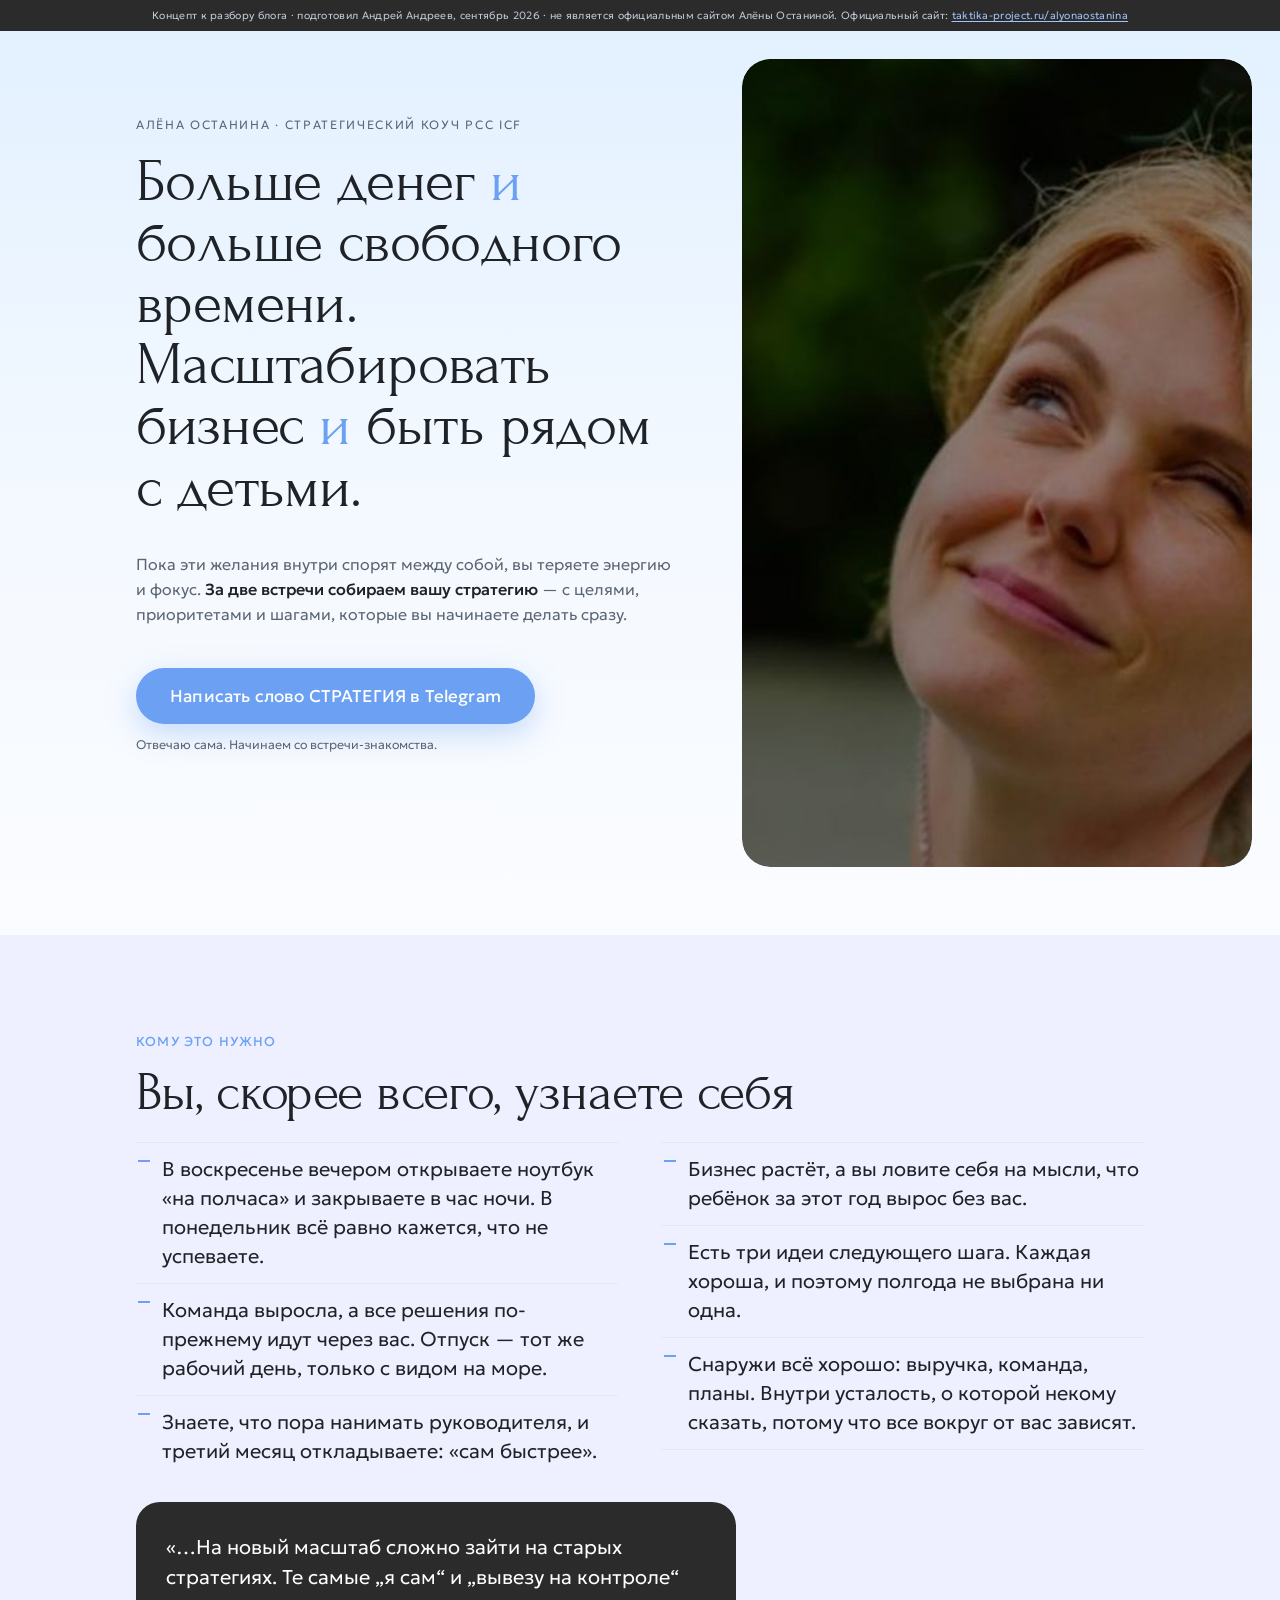
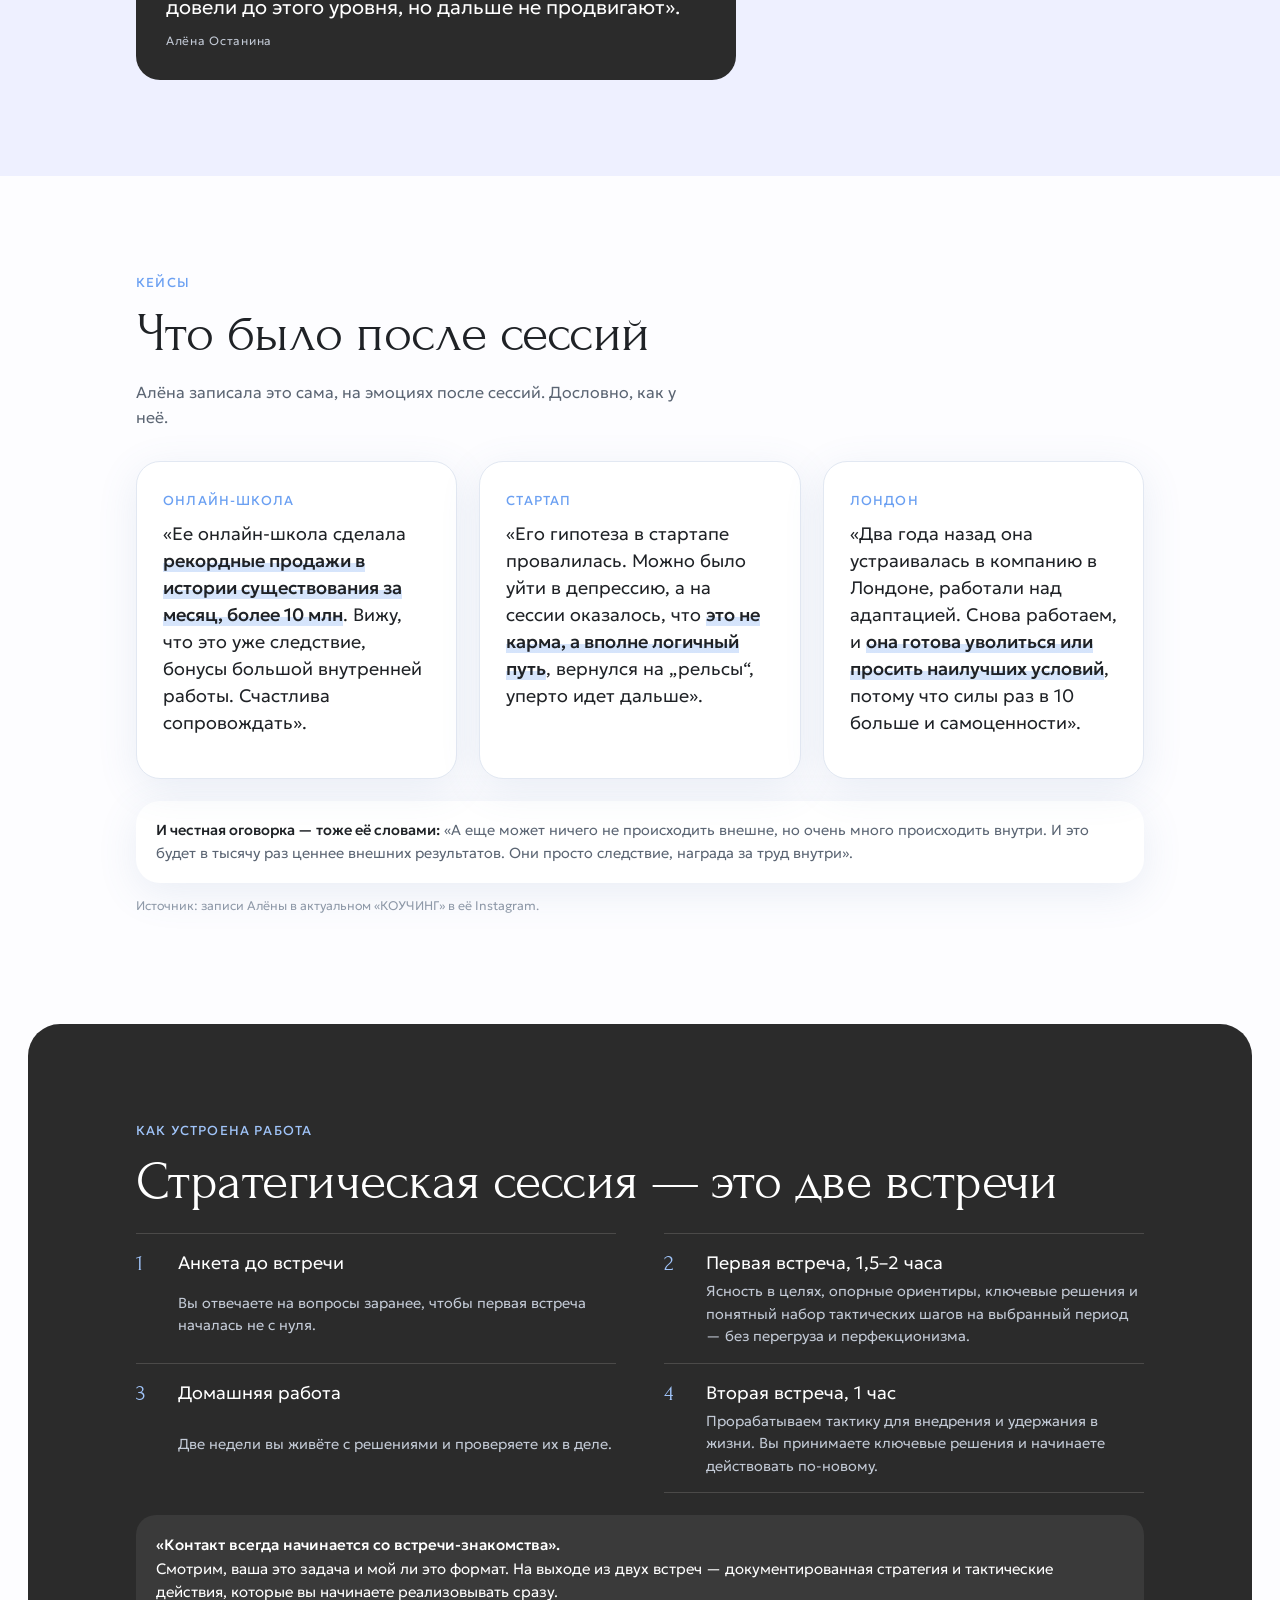
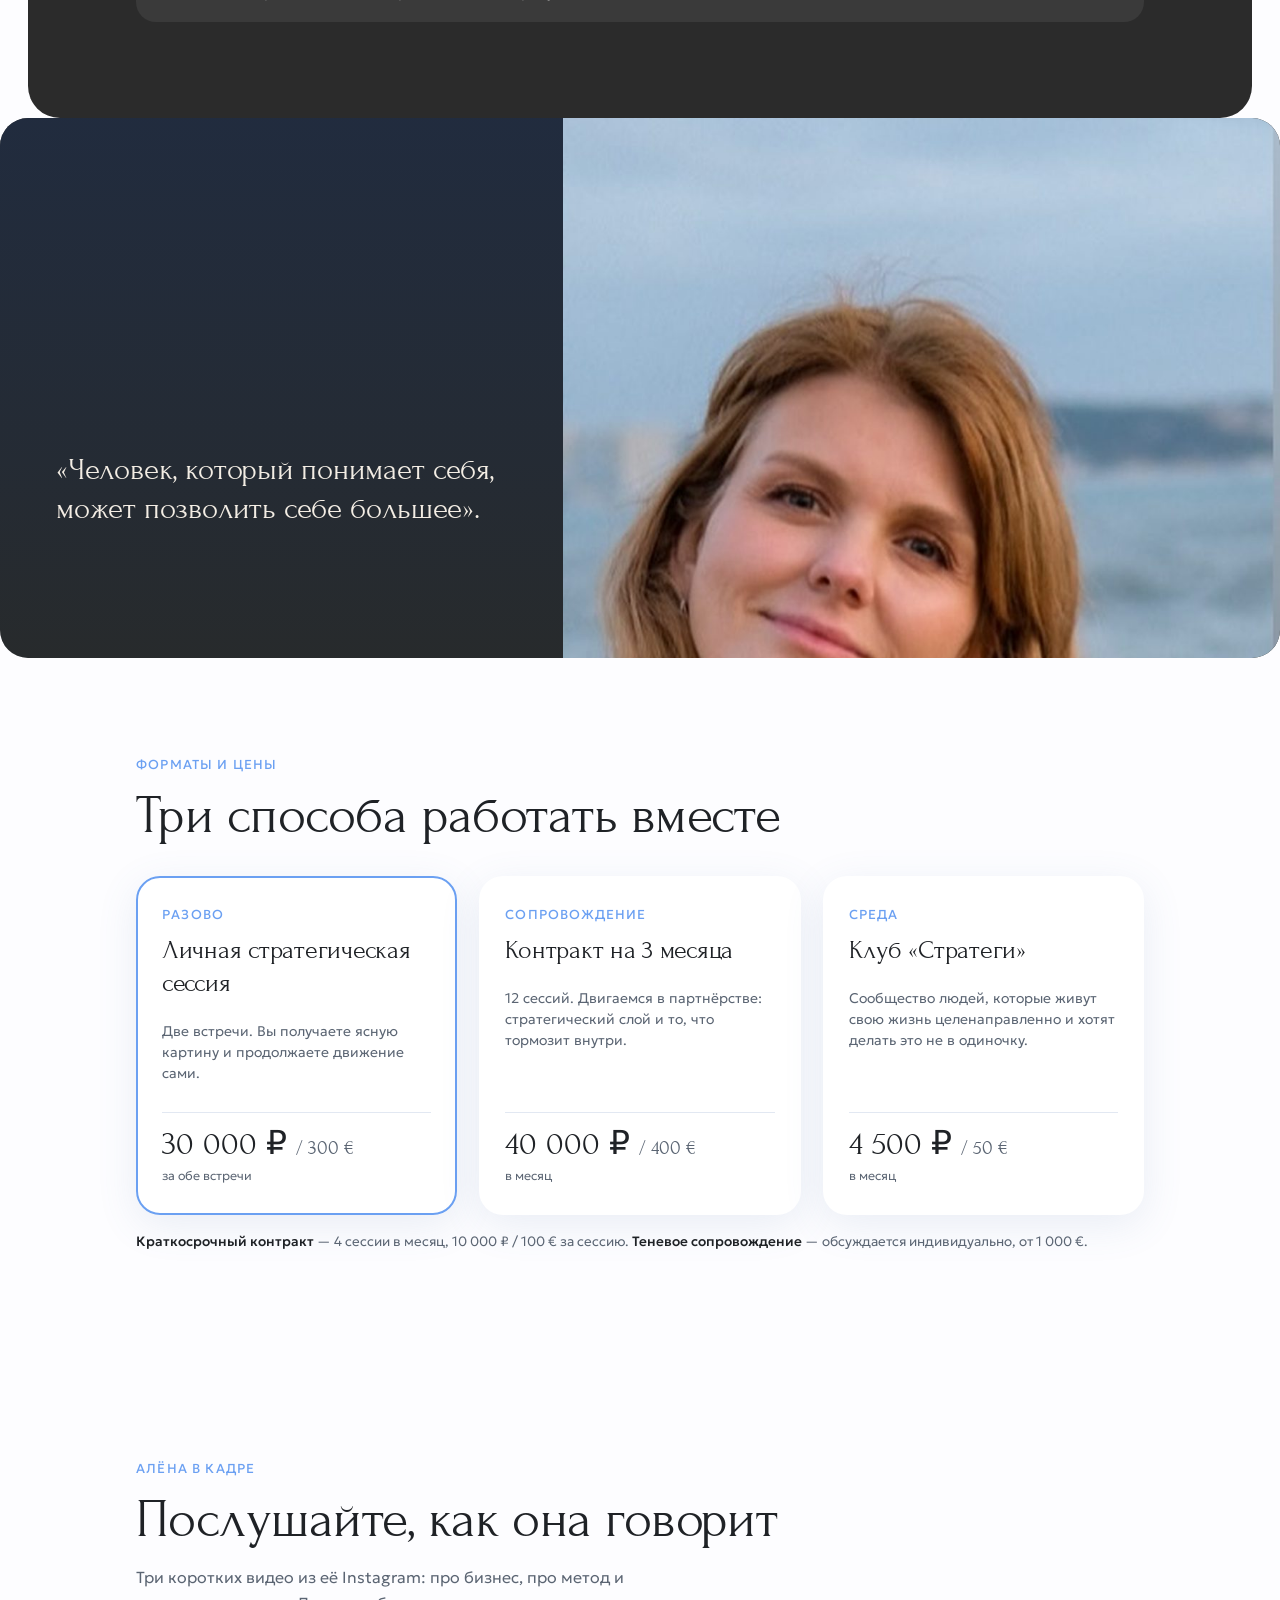
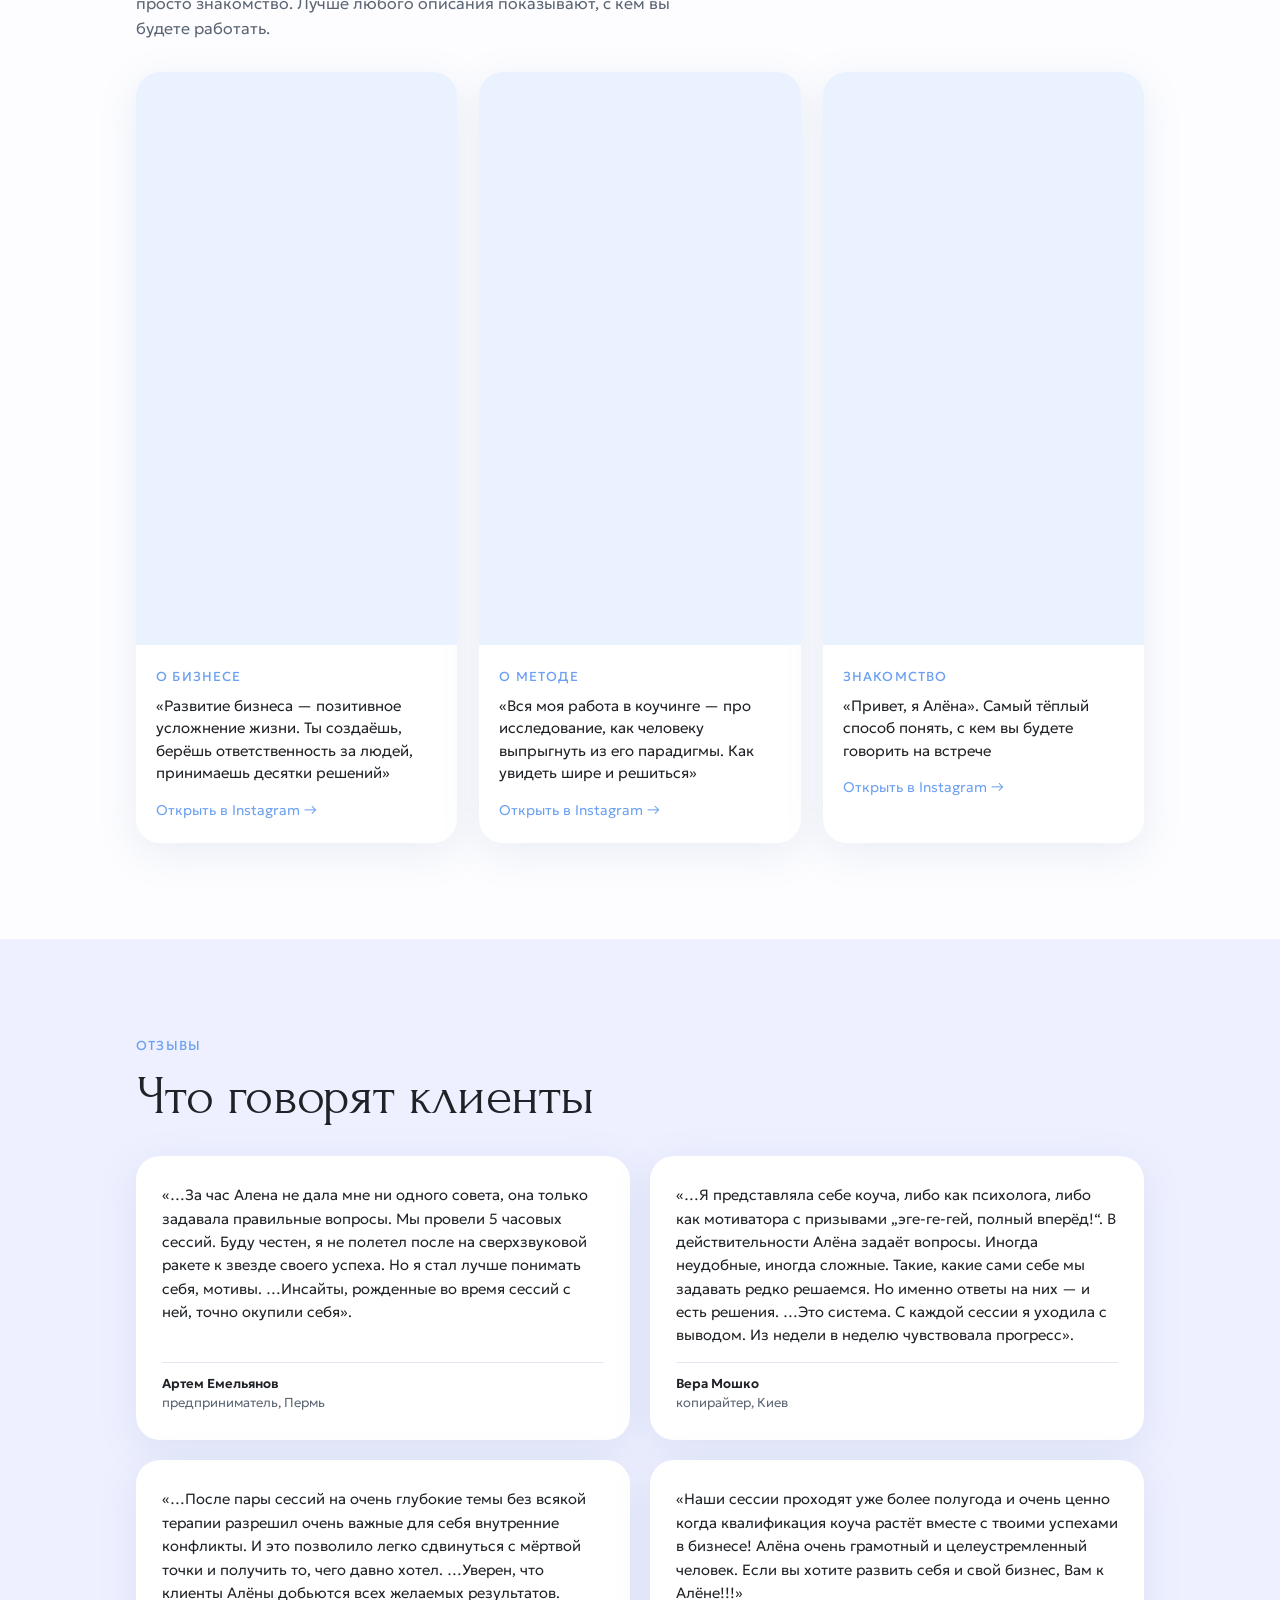
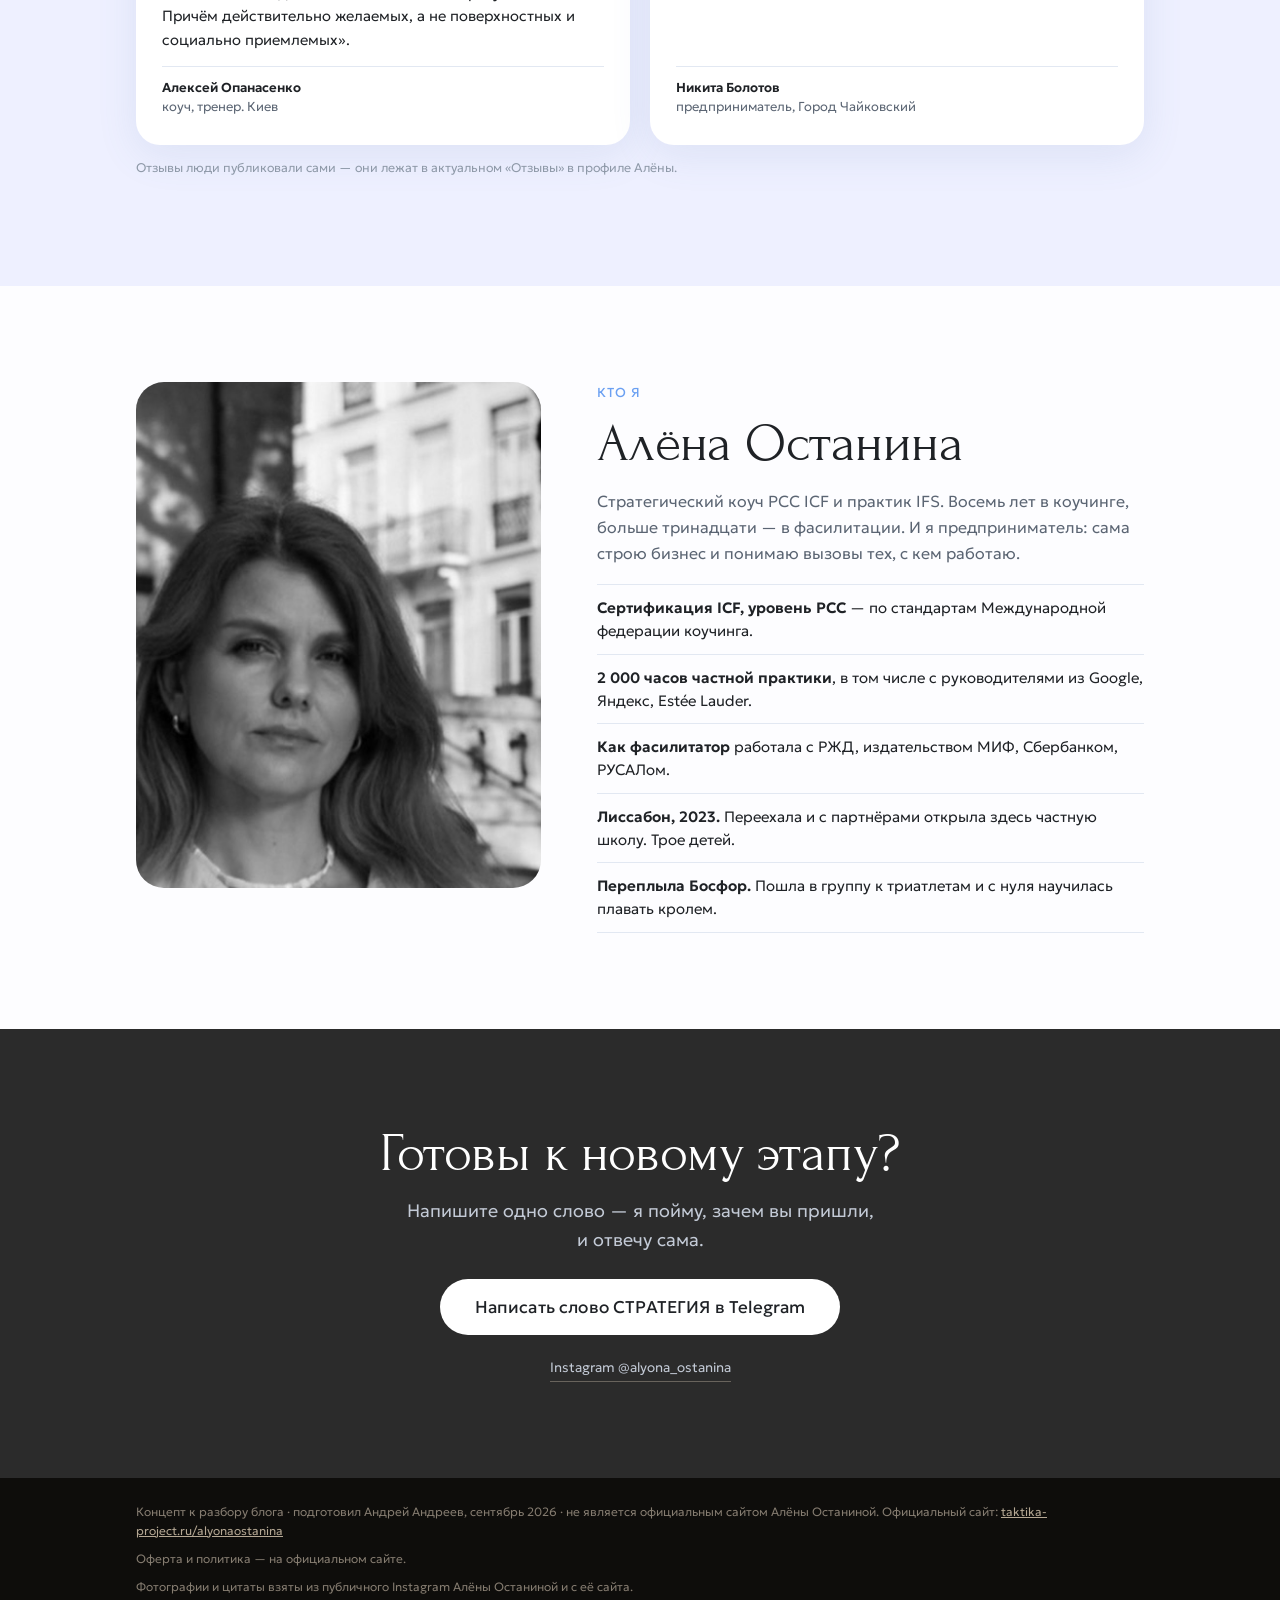
<file: index.html>
<!DOCTYPE html>
<html lang="ru">
<head>
<meta charset="utf-8">
<meta name="viewport" content="width=device-width, initial-scale=1, viewport-fit=cover">
<meta name="robots" content="noindex,nofollow">
<title>Алёна Останина — стратегический коуч</title>
<link rel="icon" href="data:,">
<link rel="preconnect" href="https://fonts.googleapis.com">
<link rel="preconnect" href="https://fonts.gstatic.com" crossorigin>
<link href="https://fonts.googleapis.com/css2?family=Cormorant+Garamond:ital,wght@0,400;0,500;0,600;1,400&family=Inter:wght@400;500;600&display=swap&subset=cyrillic,latin" rel="stylesheet">
<style>
:root{
  --paper:#F7F3ED;
  --paper-2:#EFE8DE;
  --ink:#1C1916;
  --ink-soft:#5E554B;
  --line:#DCD2C4;
  --accent:#B0703A;
  --dark:#14120F;
  --dark-ink:#F3EDE4;
  --dark-soft:#B2A798;
  --serif:'Cormorant Garamond',Georgia,'Times New Roman',serif;
  --sans:'Inter',-apple-system,BlinkMacSystemFont,'Segoe UI',Roboto,sans-serif;
  --gut:22px;
  --maxw:1120px;
}
*{box-sizing:border-box}
html{-webkit-text-size-adjust:100%}
body{
  margin:0;background:var(--paper);color:var(--ink);
  font-family:var(--sans);font-size:16px;line-height:1.62;
  -webkit-font-smoothing:antialiased;overflow-x:hidden;
}
img{display:block;max-width:100%}
a{color:inherit}
.wrap{max-width:var(--maxw);margin:0 auto;padding-left:var(--gut);padding-right:var(--gut)}
section{padding:38px 0}

/* ---------- служебная плашка ---------- */
.concept-bar{
  background:var(--dark);color:var(--dark-soft);
  font-size:10.5px;line-height:1.45;letter-spacing:.03em;
  padding:8px 16px;text-align:center;
}
.concept-bar a{color:#E4D9C8;text-decoration:underline;text-underline-offset:2px}

/* ---------- типографика ---------- */
h1,h2,h3,.needs li,.pullquote,.case__text,.how__t,.how__num,.price__fig,.band__cap{
  font-variant-numeric:lining-nums;font-feature-settings:'lnum' 1,'onum' 0;
}
h1,h2,h3{font-family:var(--serif);font-weight:400;margin:0;letter-spacing:-.005em}
h1{font-size:clamp(29px,7.6vw,58px);line-height:1.12}
h2{font-size:clamp(25px,6.2vw,42px);line-height:1.17}
h3{font-size:clamp(20px,4.6vw,26px);line-height:1.28}
.lead{font-size:16px;line-height:1.6;color:var(--ink-soft)}
.eyebrow{
  font-size:11px;letter-spacing:.16em;text-transform:uppercase;
  color:var(--accent);font-weight:600;margin-bottom:12px;
}
.rule{width:52px;height:1px;background:var(--accent);margin:16px 0}

/* ---------- кнопка ---------- */
.btn{
  display:inline-flex;align-items:center;justify-content:center;gap:10px;
  background:var(--dark);color:#F7F3ED;text-decoration:none;
  font-family:var(--sans);font-size:15px;font-weight:500;letter-spacing:.01em;
  padding:15px 24px;border-radius:2px;line-height:1.3;text-align:center;
  transition:background .2s ease;
}
.btn:hover{background:#2C2722}
.btn--light{background:#F7F3ED;color:var(--dark)}
.btn--light:hover{background:#fff}
.btn-note{font-size:12.5px;color:var(--ink-soft);margin-top:11px}

/* ---------- 1. первый экран ---------- */
.hero{padding:0 0 38px}
.hero__img{
  position:relative;width:auto;aspect-ratio:16/9;overflow:hidden;background:#2A2A24;
  margin:0 calc(var(--gut) * -1);
}
.hero__img img{width:100%;height:100%;object-fit:cover;object-position:54% 34%}
.hero__body{padding-top:26px}
.hero__name{
  font-size:12px;letter-spacing:.14em;text-transform:uppercase;
  color:var(--ink-soft);margin-bottom:16px;
}
.hero h1{margin-bottom:18px}
.hero h1 em{font-style:italic;color:var(--accent)}
.hero__sub{font-size:16px;line-height:1.58;color:var(--ink-soft);max-width:34em}
.hero__sub b{color:var(--ink);font-weight:500}
.hero__cta{margin-top:24px}

/* ---------- 2. с чем приходят ---------- */
.needs{background:var(--paper-2)}
.needs ul{list-style:none;margin:20px 0 0;padding:0}
.needs li{
  font-family:var(--serif);font-size:clamp(19px,4.6vw,24px);line-height:1.3;
  padding:12px 0 12px 26px;border-top:1px solid var(--line);position:relative;
}
.needs li:last-child{border-bottom:1px solid var(--line)}
.needs li::before{
  content:'';position:absolute;left:2px;top:.86em;
  width:10px;height:1px;background:var(--accent);
}
.pullquote{
  margin:24px 0 0;padding:22px 20px;background:var(--dark);color:var(--dark-ink);
  font-family:var(--serif);font-size:clamp(18px,4.4vw,23px);line-height:1.34;
}
.pullquote cite{
  display:block;margin-top:10px;font-family:var(--sans);font-style:normal;
  font-size:12px;letter-spacing:.06em;color:var(--dark-soft);
}

/* ---------- 3. кейсы ---------- */
.cases .case{
  background:#fff;border:1px solid var(--line);padding:20px 18px;
  display:flex;flex-direction:column;
}
.case__text{flex:1}
.case__tag{
  font-size:11px;letter-spacing:.15em;text-transform:uppercase;
  color:var(--accent);font-weight:600;margin-bottom:9px;
}
.case__text{
  font-family:var(--serif);font-size:clamp(18px,4.3vw,22px);line-height:1.38;margin:0 0 14px;
}
.case__text b{font-weight:600;background:linear-gradient(transparent 62%,rgba(176,112,58,.22) 62%)}
.note{
  margin-top:22px;padding:18px 20px;background:var(--paper-2);
  font-size:14.5px;line-height:1.58;color:var(--ink-soft);
}
.note b{color:var(--ink);font-weight:500}
.src{font-size:12.5px;color:#8B8176;margin-top:14px;line-height:1.5}

/* ---------- 4. как устроена работа ---------- */
.how{background:var(--dark);color:var(--dark-ink)}
.how h2{color:var(--dark-ink)}
.how .eyebrow{color:#C98C52}
.how .rule{background:#C98C52}
.how__steps{margin-top:22px;counter-reset:s}
.how__step{
  border-top:1px solid rgba(243,237,228,.16);padding:15px 0;
  display:grid;grid-template-columns:30px 1fr;gap:4px 12px;
}
.how__step:last-child{border-bottom:1px solid rgba(243,237,228,.16)}
.how__num{
  font-family:var(--serif);font-size:22px;line-height:1.1;color:#C98C52;
  grid-row:span 2;padding-top:3px;
}
.how__t{font-family:var(--serif);font-size:clamp(18px,4.2vw,22px);line-height:1.28}
.how__d{font-size:14.5px;line-height:1.55;color:var(--dark-soft)}
.how__meet{
  margin-top:22px;padding:18px 20px;background:rgba(243,237,228,.07);
  font-size:15px;line-height:1.58;color:var(--dark-ink);
}
.how__meet b{font-weight:500}

/* ---------- 5. цены ---------- */
.prices__grid,.reviews__grid,.cases__grid{
  display:flex;gap:12px;margin:22px calc(var(--gut) * -1) 0;
  padding:2px var(--gut) 14px;overflow-x:auto;scroll-snap-type:x mandatory;
  -webkit-overflow-scrolling:touch;scrollbar-width:none;
}
.prices__grid::-webkit-scrollbar,.reviews__grid::-webkit-scrollbar,.cases__grid::-webkit-scrollbar{display:none}
.prices__grid > *,.reviews__grid > *,.cases__grid > *{
  flex:0 0 82%;scroll-snap-align:start;
}
.swipe-hint{
  font-size:11.5px;letter-spacing:.1em;text-transform:uppercase;
  color:#8B8176;margin-top:2px;
}
.price{
  background:#fff;border:1px solid var(--line);padding:20px 18px 18px;
  display:flex;flex-direction:column;
}
.price--main{border-color:var(--accent);border-width:1.5px}
.price__badge{
  font-size:10.5px;letter-spacing:.14em;text-transform:uppercase;color:var(--accent);
  font-weight:600;margin-bottom:9px;
}
.price h3{margin-bottom:7px}
.price__desc{font-size:14px;line-height:1.5;color:var(--ink-soft);flex:1}
.price__fig{
  font-family:var(--serif);font-size:clamp(26px,6.2vw,33px);line-height:1.1;
  margin-top:14px;padding-top:13px;border-top:1px solid var(--line);
}
.price__fig span{font-size:.62em;color:var(--ink-soft)}
.price__per{font-size:12.5px;color:var(--ink-soft);margin-top:4px}
.prices__extra{
  margin-top:16px;font-size:13.5px;line-height:1.6;color:var(--ink-soft);
}
.prices__extra b{color:var(--ink);font-weight:500}

/* ---------- фото-разделитель ---------- */
.band{position:relative;width:100%;aspect-ratio:4/3;overflow:hidden;background:#2A2A24}
.band img{width:100%;height:100%;object-fit:cover;object-position:50% 62%}
.band__cap{
  position:absolute;left:0;right:0;top:0;padding:22px var(--gut) 46px;
  background:linear-gradient(rgba(20,18,15,.86),rgba(20,18,15,.6) 46%,transparent);
  color:#F3EDE4;font-family:var(--serif);font-size:clamp(19px,4.6vw,27px);line-height:1.28;
}

/* ---------- 6. отзывы ---------- */
.reviews{background:var(--paper-2)}
.review{
  background:#fff;padding:20px 18px;margin:0;border:1px solid var(--line);
  display:flex;flex-direction:column;
}
.review p{flex:1}
.review p{margin:0;font-size:14.8px;line-height:1.58}
.review footer{
  margin-top:14px;padding-top:12px;border-top:1px solid var(--line);
  font-size:13px;line-height:1.45;
}
.review footer b{font-weight:600;display:block}
.review footer span{color:var(--ink-soft)}

/* ---------- 7. кто я ---------- */
.about__photo{margin:0 calc(var(--gut) * -1) 26px;aspect-ratio:5/4;overflow:hidden}
.about__photo img{width:100%;height:100%;object-fit:cover;object-position:50% 14%}
.about__facts{list-style:none;margin:18px 0 0;padding:0}
.about__facts li{
  padding:11px 0;border-top:1px solid var(--line);
  font-size:15px;line-height:1.55;
}
.about__facts li:last-child{border-bottom:1px solid var(--line)}
.about__facts b{font-weight:600}

/* ---------- 8. финал ---------- */
.final{background:var(--dark);color:var(--dark-ink);text-align:center}
.final h2{color:var(--dark-ink);margin-bottom:14px}
.final p{font-size:16px;line-height:1.6;color:var(--dark-soft);margin:0 auto 24px;max-width:26em}
.final .btn{width:100%;max-width:400px}
.final__ig{
  display:inline-block;margin-top:22px;font-size:13.5px;color:var(--dark-soft);
  text-decoration:none;border-bottom:1px solid rgba(178,167,152,.45);padding-bottom:2px;
}

/* ---------- футер ---------- */
footer.site{
  background:#0E0D0B;color:#857C70;font-size:12px;line-height:1.6;
  padding:24px 0 30px;
}
footer.site a{color:#B5A894}
footer.site p{margin:0 0 9px}
footer.site p:last-child{margin-bottom:0}

/* ---------- десктоп ---------- */
@media (min-width:860px){
  :root{--gut:56px}
  section{padding:96px 0}
  .hero{padding:0 0 96px}
  .hero__inner{display:grid;grid-template-columns:1.06fr .94fr;gap:0;align-items:stretch}
  .hero__img{aspect-ratio:auto;height:100%;min-height:560px;order:2;margin:0}
  .hero__body{order:1;padding:84px 56px 84px 0;display:flex;flex-direction:column;justify-content:center}
  .hero .wrap{max-width:none;padding-right:0;padding-left:clamp(56px,calc((100vw - 1120px)/2 + 56px),320px)}
  .needs ul{columns:2;column-gap:44px}
  .needs li{break-inside:avoid}
  .pullquote{padding:40px 44px;max-width:30em}
  .cases__grid{grid-template-columns:repeat(3,1fr);gap:22px}
  .how__steps{display:grid;grid-template-columns:repeat(2,1fr);gap:0 48px}
  .prices__grid,.reviews__grid,.cases__grid{
    display:grid;overflow:visible;margin:30px 0 0;padding:0;
  }
  .prices__grid{grid-template-columns:repeat(3,1fr);gap:22px}
  .prices__grid > *,.reviews__grid > *,.cases__grid > *{flex:initial}
  .swipe-hint{display:none}
  .band{aspect-ratio:auto;height:540px;display:grid;grid-template-columns:44% 56%}
  .band img{order:2;object-position:50% 64%}
  .band__cap{
    position:static;order:1;background:var(--dark);
    display:flex;align-items:center;
    padding:48px 56px;font-size:clamp(26px,2.4vw,34px);line-height:1.26;
  }
  .reviews__grid{grid-template-columns:repeat(2,1fr);gap:20px}
  .about__inner{display:grid;grid-template-columns:.85fr 1.15fr;gap:56px;align-items:start}
  .about__photo{margin:0;aspect-ratio:4/5}
  .final p{font-size:18px}
}
@media (min-width:1180px){
  .hero h1{font-size:60px}
}
</style>
<link href="https://fonts.googleapis.com/css2?family=Forum&family=Geologica:wght@300;400;500&display=swap" rel="stylesheet">
<link rel="stylesheet" href="assets/skin-asanova.css?v=4">
</head>
<body>

<div class="concept-bar">
  Концепт к разбору блога · подготовил Андрей Андреев, сентябрь 2026 · не является официальным сайтом Алёны Останиной.
  Официальный сайт: <a href="https://taktika-project.ru/alyonaostanina" target="_blank" rel="noopener">taktika-project.ru/alyonaostanina</a>
</div>

<!-- 1. ПЕРВЫЙ ЭКРАН -->
<header class="hero">
  <div class="wrap">
    <div class="hero__inner">
      <div class="hero__img">
        <img src="assets/hero.jpg" alt="Алёна Останина" width="1200" height="800">
      </div>
      <div class="hero__body">
        <div class="hero__name">Алёна Останина · стратегический коуч PCC ICF</div>
        <h1>Больше денег <em>и</em> больше свободного времени. Масштабировать бизнес <em>и</em> быть рядом с детьми.</h1>
        <p class="hero__sub">
          Пока эти желания внутри спорят между собой, вы теряете энергию и фокус.
          <b>За две встречи собираем вашу стратегию</b> — с целями, приоритетами и шагами, которые вы начинаете делать сразу.
        </p>
        <div class="hero__cta">
          <a class="btn" href="https://t.me/Alyona_Ostanina?text=%D0%A1%D0%A2%D0%A0%D0%90%D0%A2%D0%95%D0%93%D0%98%D0%AF" target="_blank" rel="noopener">Написать слово СТРАТЕГИЯ в Telegram</a>
          <div class="btn-note">Отвечаю сама. Начинаем со встречи-знакомства.</div>
        </div>
      </div>
    </div>
  </div>
</header>

<!-- 2. С ЧЕМ ПРИХОДЯТ -->
<section class="needs">
  <div class="wrap">
    <div class="eyebrow">Кому это нужно</div>
    <h2>Вы, скорее всего, узнаете себя</h2>
    <ul>
      <li>В воскресенье вечером открываете ноутбук «на полчаса» и закрываете в час ночи. В понедельник всё равно кажется, что не успеваете.</li>
      <li>Команда выросла, а все решения по-прежнему идут через вас. Отпуск — тот же рабочий день, только с видом на море.</li>
      <li>Знаете, что пора нанимать руководителя, и третий месяц откладываете: «сам быстрее».</li>
      <li>Бизнес растёт, а вы ловите себя на мысли, что ребёнок за этот год вырос без вас.</li>
      <li>Есть три идеи следующего шага. Каждая хороша, и поэтому полгода не выбрана ни одна.</li>
      <li>Снаружи всё хорошо: выручка, команда, планы. Внутри усталость, о которой некому сказать, потому что все вокруг от вас зависят.</li>
    </ul>
    <blockquote class="pullquote">
      «…На новый масштаб сложно зайти на старых стратегиях. Те самые „я сам“ и „вывезу на контроле“ довели до этого уровня, но дальше не продвигают».
      <cite>Алёна Останина</cite>
    </blockquote>
  </div>
</section>

<!-- 3. КЕЙСЫ -->
<section class="cases">
  <div class="wrap">
    <div class="eyebrow">Кейсы</div>
    <h2>Что было после сессий</h2>
    <div class="rule"></div>
    <p class="lead" style="max-width:34em">Алёна записала это сама, на эмоциях после сессий. Дословно, как у неё.</p>

    <div class="cases__grid">
      <article class="case">
        <div class="case__tag">Онлайн-школа</div>
        <p class="case__text">«Ее онлайн-школа сделала <b>рекордные продажи в истории существования за месяц, более 10 млн</b>. Вижу, что это уже следствие, бонусы большой внутренней работы. Счастлива сопровождать».</p>
      </article>

      <article class="case">
        <div class="case__tag">Стартап</div>
        <p class="case__text">«Его гипотеза в стартапе провалилась. Можно было уйти в депрессию, а на сессии оказалось, что <b>это не карма, а вполне логичный путь</b>, вернулся на „рельсы“, уперто идет дальше».</p>
      </article>

      <article class="case">
        <div class="case__tag">Лондон</div>
        <p class="case__text">«Два года назад она устраивалась в компанию в Лондоне, работали над адаптацией. Снова работаем, и <b>она готова уволиться или просить наилучших условий</b>, потому что силы раз в 10 больше и самоценности».</p>
      </article>
    </div>

    <p class="swipe-hint">Листайте вбок →</p>

    <div class="note">
      <b>И честная оговорка — тоже её словами:</b> «А еще может ничего не происходить внешне, но очень много происходить внутри. И это будет в тысячу раз ценнее внешних результатов. Они просто следствие, награда за труд внутри».
    </div>
    <p class="src">Источник: записи Алёны в актуальном «КОУЧИНГ» в её Instagram.</p>
  </div>
</section>

<!-- 4. КАК УСТРОЕНА РАБОТА -->
<section class="how">
  <div class="wrap">
    <div class="eyebrow">Как устроена работа</div>
    <h2>Стратегическая сессия — это две встречи</h2>
    <div class="rule"></div>

    <div class="how__steps">
      <div class="how__step">
        <div class="how__num">1</div>
        <div class="how__t">Анкета до встречи</div>
        <div class="how__d">Вы отвечаете на вопросы заранее, чтобы первая встреча началась не с нуля.</div>
      </div>
      <div class="how__step">
        <div class="how__num">2</div>
        <div class="how__t">Первая встреча, 1,5–2 часа</div>
        <div class="how__d">Ясность в целях, опорные ориентиры, ключевые решения и понятный набор тактических шагов на выбранный период — без перегруза и перфекционизма.</div>
      </div>
      <div class="how__step">
        <div class="how__num">3</div>
        <div class="how__t">Домашняя работа</div>
        <div class="how__d">Две недели вы живёте с решениями и проверяете их в деле.</div>
      </div>
      <div class="how__step">
        <div class="how__num">4</div>
        <div class="how__t">Вторая встреча, 1 час</div>
        <div class="how__d">Прорабатываем тактику для внедрения и удержания в жизни. Вы принимаете ключевые решения и начинаете действовать по-новому.</div>
      </div>
    </div>

    <div class="how__meet">
      <b>«Контакт всегда начинается со встречи-знакомства».</b><br>
      Смотрим, ваша это задача и мой ли это формат. На выходе из двух встреч — документированная стратегия и тактические действия, которые вы начинаете реализовывать сразу.
    </div>
  </div>
</section>

<!-- ФОТО-РАЗДЕЛИТЕЛЬ -->
<div class="band">
  <img src="assets/portrait-water.jpg" alt="Алёна Останина" width="900" height="1021">
  <div class="band__cap">«Человек, который понимает себя, может позволить себе большее».</div>
</div>

<!-- 5. ФОРМАТЫ И ЦЕНЫ -->
<section class="prices">
  <div class="wrap">
    <div class="eyebrow">Форматы и цены</div>
    <h2>Три способа работать вместе</h2>
    <div class="rule"></div>

    <div class="prices__grid">
      <div class="price price--main">
        <div class="price__badge">Разово</div>
        <h3>Личная стратегическая сессия</h3>
        <p class="price__desc">Две встречи. Вы получаете ясную картину и продолжаете движение сами.</p>
        <div class="price__fig">30 000 ₽ <span>/ 300 €</span></div>
        <div class="price__per">за обе встречи</div>
      </div>

      <div class="price">
        <div class="price__badge">Сопровождение</div>
        <h3>Контракт на 3 месяца</h3>
        <p class="price__desc">12 сессий. Двигаемся в партнёрстве: стратегический слой и то, что тормозит внутри.</p>
        <div class="price__fig">40 000 ₽ <span>/ 400 €</span></div>
        <div class="price__per">в месяц</div>
      </div>

      <div class="price">
        <div class="price__badge">Среда</div>
        <h3>Клуб «Стратеги»</h3>
        <p class="price__desc">Сообщество людей, которые живут свою жизнь целенаправленно и хотят делать это не в одиночку.</p>
        <div class="price__fig">4 500 ₽ <span>/ 50 €</span></div>
        <div class="price__per">в месяц</div>
      </div>
    </div>

    <p class="swipe-hint">Листайте вбок →</p>

    <p class="prices__extra">
      <b>Краткосрочный контракт</b> — 4 сессии в месяц, 10 000 ₽ / 100 € за сессию.
      <b>Теневое сопровождение</b> — обсуждается индивидуально, от 1 000 €.
    </p>
  </div>
</section>

<!-- РИЛСЫ -->
<section class="reels">
  <div class="wrap">
    <div class="eyebrow">Алёна в кадре</div>
    <h2>Послушайте, как она говорит</h2>
    <p class="lead" style="max-width:34em">Три коротких видео из её Instagram: про бизнес, про метод и просто знакомство. Лучше любого описания показывают, с кем вы будете работать.</p>
    <div class="reels__grid"><figure class="reel"><div class="reel__frame"><iframe loading="lazy" src="https://www.instagram.com/reel/DaLXvBQA-00/embed/" title="Рилс Алёны Останиной" allowtransparency="true" allowfullscreen scrolling="no"></iframe></div><figcaption><span class="case__tag">о бизнесе</span><p>«Развитие бизнеса — позитивное усложнение жизни. Ты создаёшь, берёшь ответственность за людей, принимаешь десятки решений»</p><a href="https://www.instagram.com/reel/DaLXvBQA-00/" target="_blank" rel="noopener">Открыть в Instagram →</a></figcaption></figure><figure class="reel"><div class="reel__frame"><iframe loading="lazy" src="https://www.instagram.com/reel/DBzju56t9f-/embed/" title="Рилс Алёны Останиной" allowtransparency="true" allowfullscreen scrolling="no"></iframe></div><figcaption><span class="case__tag">о методе</span><p>«Вся моя работа в коучинге — про исследование, как человеку выпрыгнуть из его парадигмы. Как увидеть шире и решиться»</p><a href="https://www.instagram.com/reel/DBzju56t9f-/" target="_blank" rel="noopener">Открыть в Instagram →</a></figcaption></figure><figure class="reel"><div class="reel__frame"><iframe loading="lazy" src="https://www.instagram.com/reel/C6ylgHft7Yu/embed/" title="Рилс Алёны Останиной" allowtransparency="true" allowfullscreen scrolling="no"></iframe></div><figcaption><span class="case__tag">знакомство</span><p>«Привет, я Алёна». Самый тёплый способ понять, с кем вы будете говорить на встрече</p><a href="https://www.instagram.com/reel/C6ylgHft7Yu/" target="_blank" rel="noopener">Открыть в Instagram →</a></figcaption></figure></div>
  </div>
</section>

<!-- 6. ОТЗЫВЫ -->
<section class="reviews">
  <div class="wrap">
    <div class="eyebrow">Отзывы</div>
    <h2>Что говорят клиенты</h2>
    <div class="rule"></div>

    <div class="reviews__grid">
      <blockquote class="review">
        <p>«…За час Алена не дала мне ни одного совета, она только задавала правильные вопросы. Мы провели 5 часовых сессий. Буду честен, я не полетел после на сверхзвуковой ракете к звезде своего успеха. Но я стал лучше понимать себя, мотивы. …Инсайты, рожденные во время сессий с ней, точно окупили себя».</p>
        <footer><b>Артем Емельянов</b><span>предприниматель, Пермь</span></footer>
      </blockquote>

      <blockquote class="review">
        <p>«…Я представляла себе коуча, либо как психолога, либо как мотиватора с призывами „эге-ге-гей, полный вперёд!“. В действительности Алёна задаёт вопросы. Иногда неудобные, иногда сложные. Такие, какие сами себе мы задавать редко решаемся. Но именно ответы на них — и есть решения. …Это система. С каждой сессии я уходила с выводом. Из недели в неделю чувствовала прогресс».</p>
        <footer><b>Вера Мошко</b><span>копирайтер, Киев</span></footer>
      </blockquote>

      <blockquote class="review">
        <p>«…После пары сессий на очень глубокие темы без всякой терапии разрешил очень важные для себя внутренние конфликты. И это позволило легко сдвинуться с мёртвой точки и получить то, чего давно хотел. …Уверен, что клиенты Алёны добьются всех желаемых результатов. Причём действительно желаемых, а не поверхностных и социально приемлемых».</p>
        <footer><b>Алексей Опанасенко</b><span>коуч, тренер. Киев</span></footer>
      </blockquote>

      <blockquote class="review">
        <p>«Наши сессии проходят уже более полугода и очень ценно когда квалификация коуча растёт вместе с твоими успехами в бизнесе! Алёна очень грамотный и целеустремленный человек. Если вы хотите развить себя и свой бизнес, Вам к Алёне!!!»</p>
        <footer><b>Никита Болотов</b><span>предприниматель, Город Чайковский</span></footer>
      </blockquote>
    </div>
    <p class="swipe-hint">Листайте вбок →</p>
    <p class="src">Отзывы люди публиковали сами — они лежат в актуальном «Отзывы» в профиле Алёны.</p>
  </div>
</section>

<!-- 7. КТО Я -->
<section class="about">
  <div class="wrap">
    <div class="about__inner">
      <div class="about__photo">
        <img src="assets/portrait-bw.jpg" alt="Алёна Останина" width="900" height="1021">
      </div>
      <div>
        <div class="eyebrow">Кто я</div>
        <h2>Алёна Останина</h2>
        <div class="rule"></div>
        <p class="lead">Стратегический коуч PCC ICF и практик IFS. Восемь лет в коучинге, больше тринадцати — в фасилитации. И я предприниматель: сама строю бизнес и понимаю вызовы тех, с кем работаю.</p>
        <ul class="about__facts">
          <li><b>Сертификация ICF, уровень PCC</b> — по стандартам Международной федерации коучинга.</li>
          <li><b>2 000 часов частной практики</b>, в том числе с руководителями из Google, Яндекс, Estée Lauder.</li>
          <li><b>Как фасилитатор</b> работала с РЖД, издательством МИФ, Сбербанком, РУСАЛом.</li>
          <li><b>Лиссабон, 2023.</b> Переехала и с партнёрами открыла здесь частную школу. Трое детей.</li>
          <li><b>Переплыла Босфор.</b> Пошла в группу к триатлетам и с нуля научилась плавать кролем.</li>
        </ul>
      </div>
    </div>
  </div>
</section>

<!-- 8. ФИНАЛ -->
<section class="final">
  <div class="wrap">
    <h2>Готовы к новому этапу?</h2>
    <p>Напишите одно слово — я пойму, зачем вы пришли, и отвечу сама.</p>
    <a class="btn btn--light" href="https://t.me/Alyona_Ostanina?text=%D0%A1%D0%A2%D0%A0%D0%90%D0%A2%D0%95%D0%93%D0%98%D0%AF" target="_blank" rel="noopener">Написать слово СТРАТЕГИЯ в Telegram</a>
    <div>
      <a class="final__ig" href="https://www.instagram.com/alyona_ostanina/" target="_blank" rel="noopener">Instagram @alyona_ostanina</a>
    </div>
  </div>
</section>

<footer class="site">
  <div class="wrap">
    <p>Концепт к разбору блога · подготовил Андрей Андреев, сентябрь 2026 · не является официальным сайтом Алёны Останиной. Официальный сайт: <a href="https://taktika-project.ru/alyonaostanina" target="_blank" rel="noopener">taktika-project.ru/alyonaostanina</a></p>
    <p>Оферта и политика — на официальном сайте.</p>
    <p>Фотографии и цитаты взяты из публичного Instagram Алёны Останиной и с её сайта.</p>
  </div>
</footer>

<script src="assets/cursor.js?v=3" defer></script>
</body>
</html>
</file>
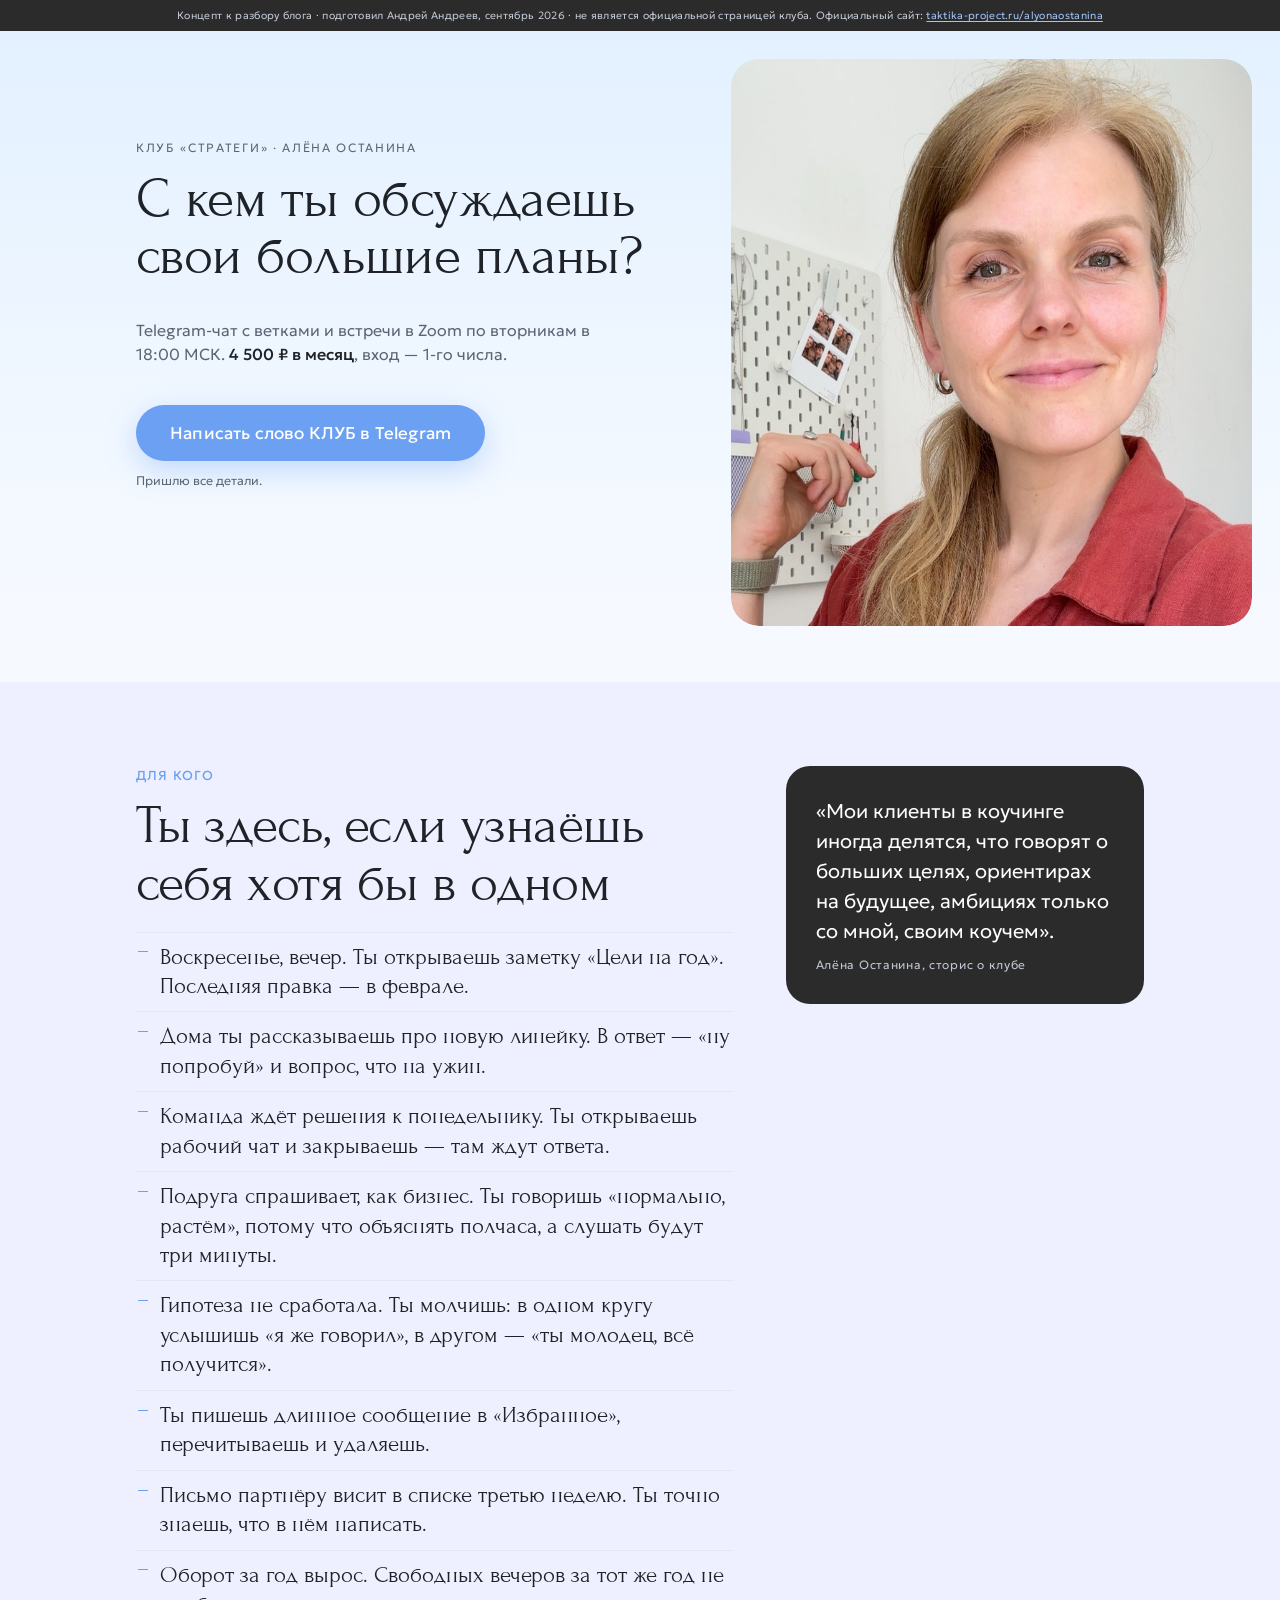
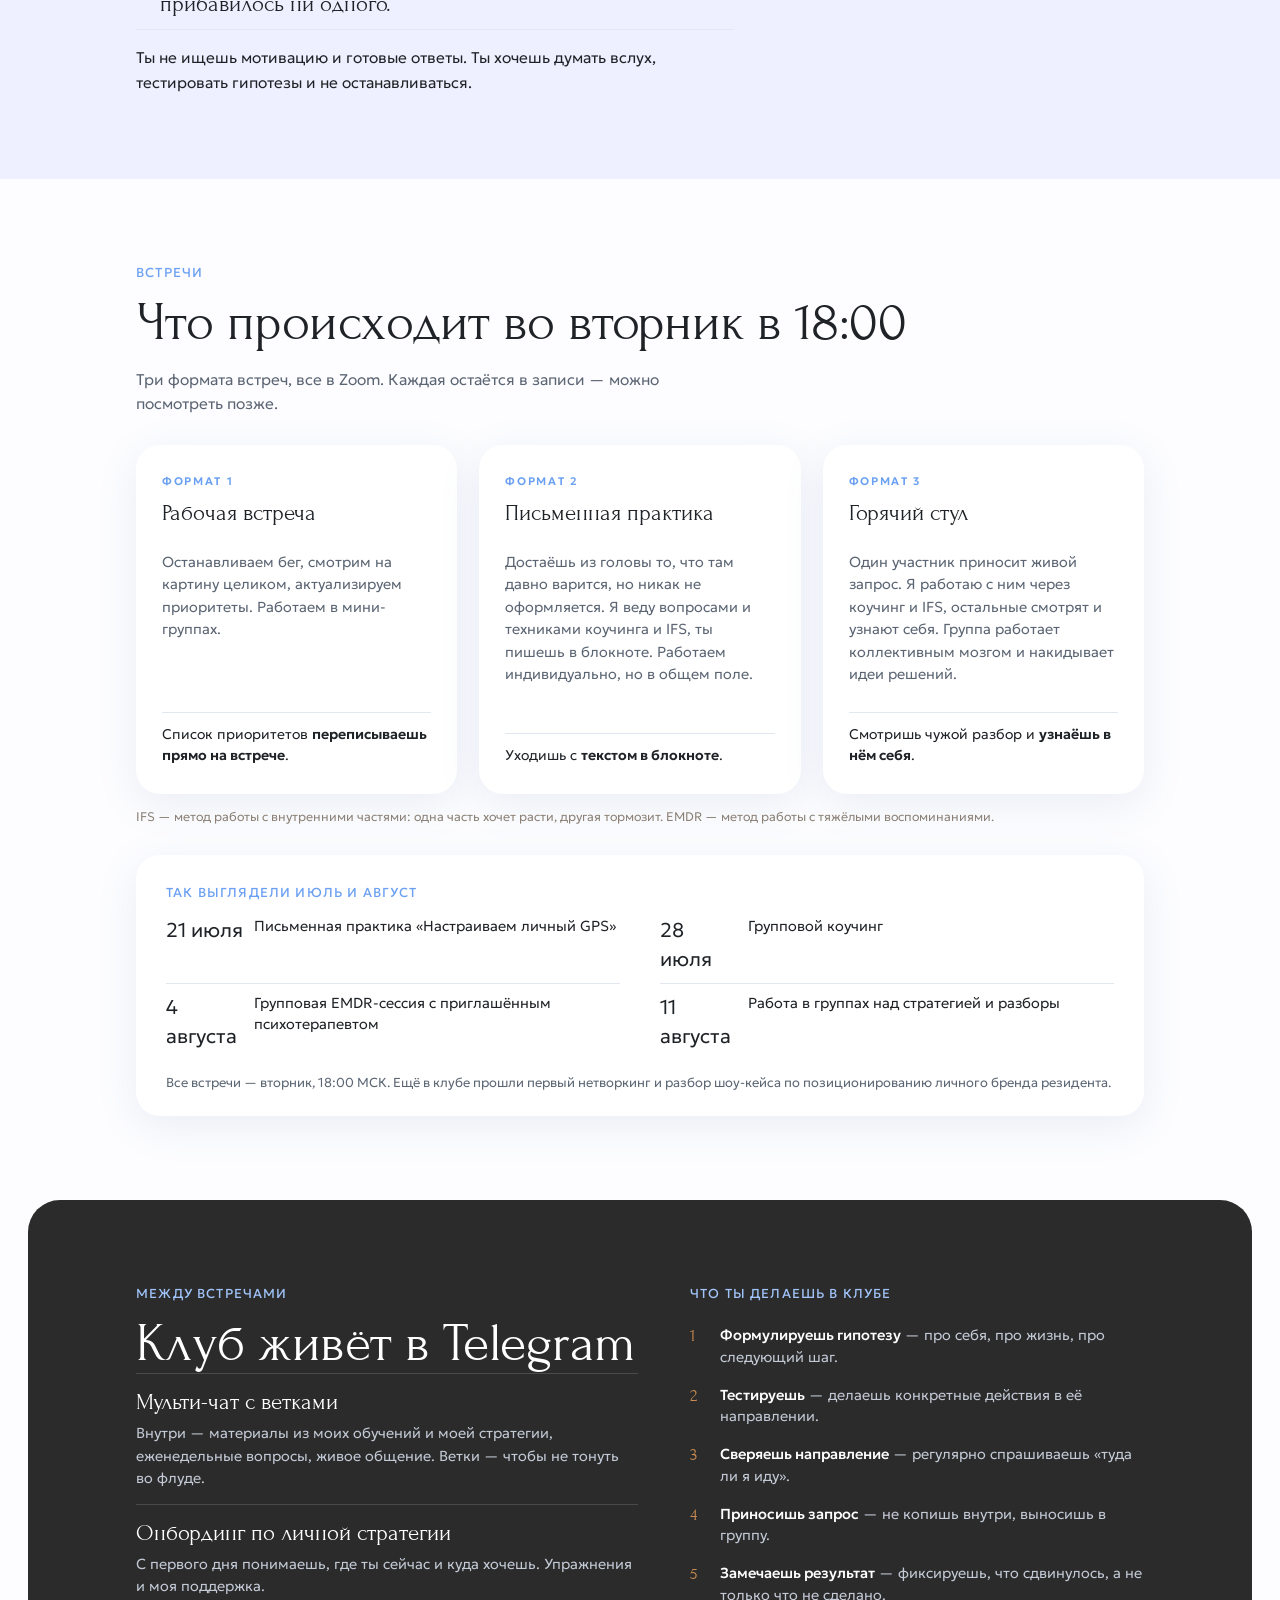
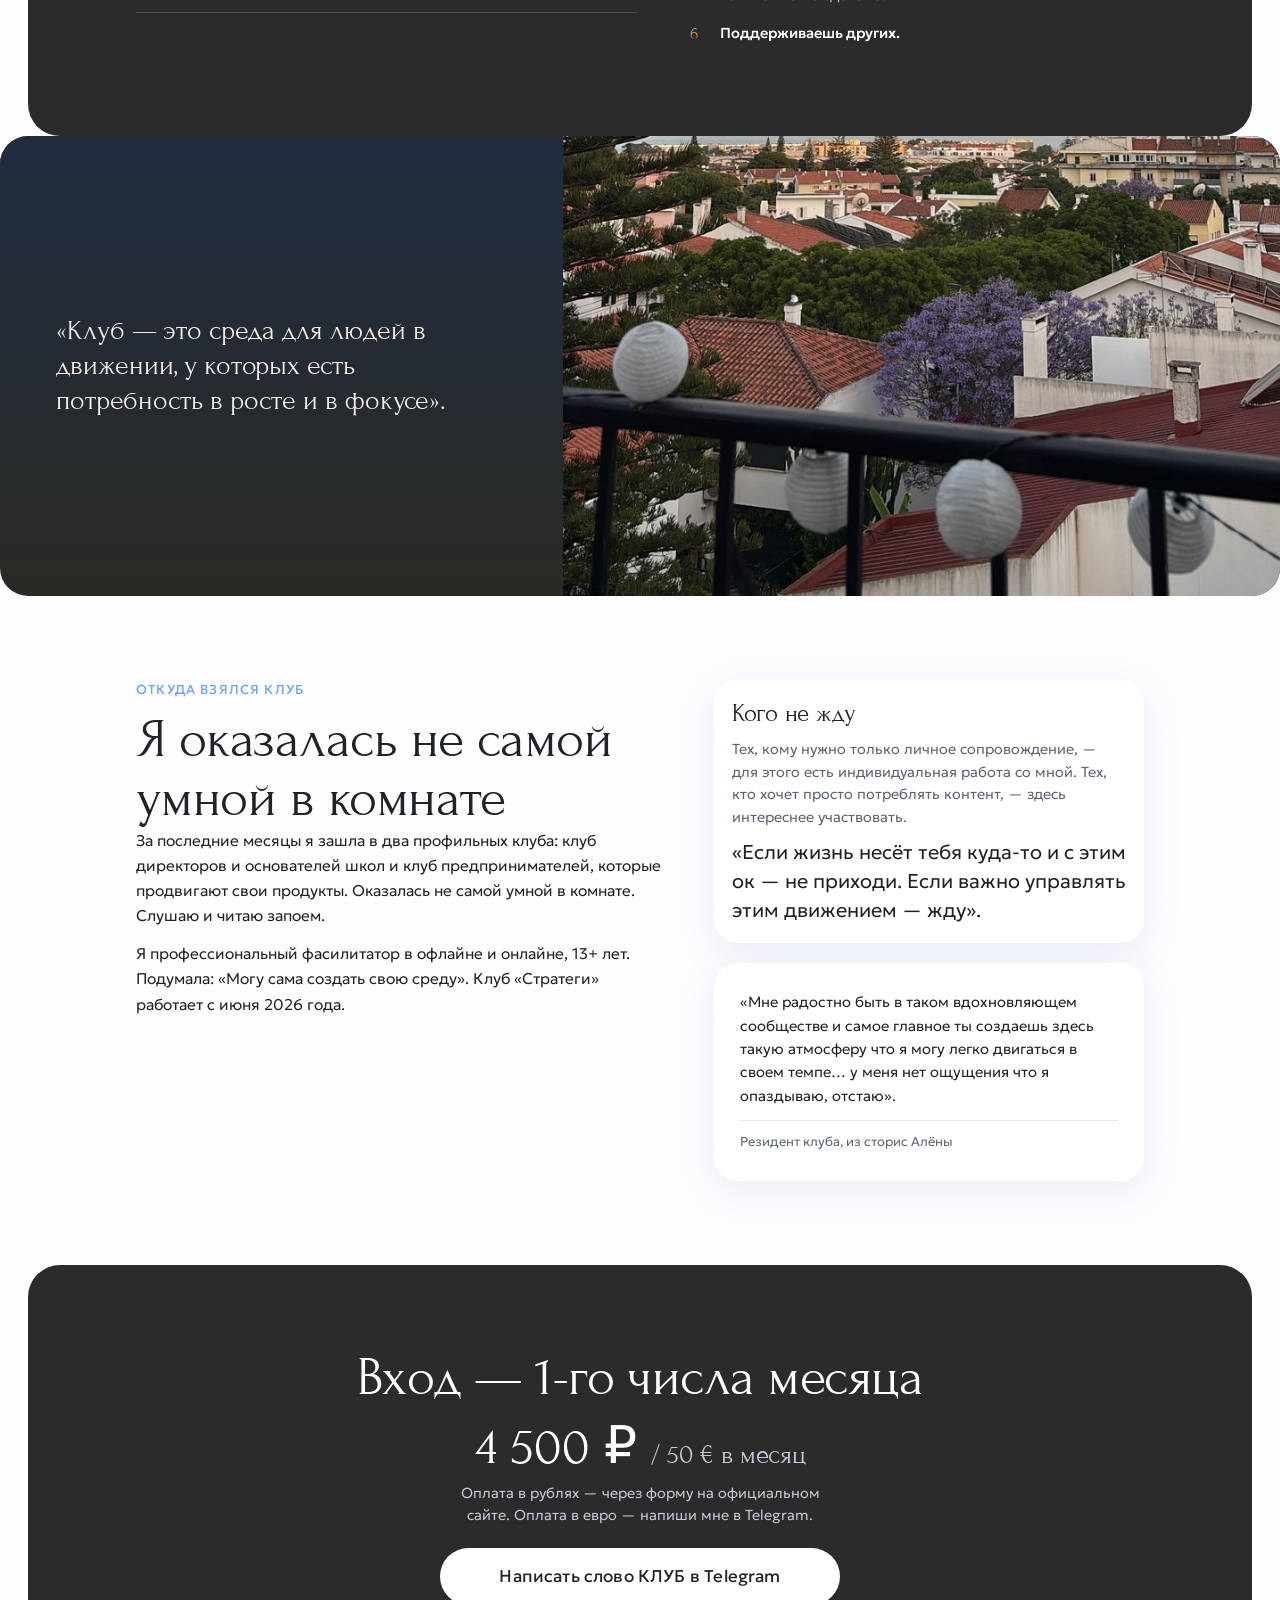
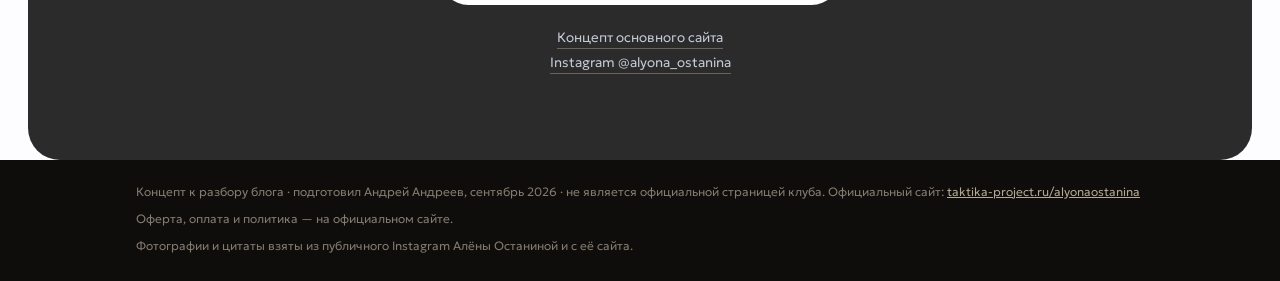
<file: klub/index.html>
<!DOCTYPE html>
<html lang="ru">
<head>
<meta charset="utf-8">
<meta name="viewport" content="width=device-width, initial-scale=1, viewport-fit=cover">
<meta name="robots" content="noindex,nofollow">
<title>Клуб «Стратеги» — Алёна Останина</title>
<link rel="icon" href="data:,">
<link rel="preconnect" href="https://fonts.googleapis.com">
<link rel="preconnect" href="https://fonts.gstatic.com" crossorigin>
<link href="https://fonts.googleapis.com/css2?family=Cormorant+Garamond:ital,wght@0,400;0,500;0,600;1,400&family=Inter:wght@400;500;600&display=swap&subset=cyrillic,latin" rel="stylesheet">
<style>
:root{
  --paper:#F7F3ED;
  --paper-2:#EFE8DE;
  --ink:#1C1916;
  --ink-soft:#5E554B;
  --line:#DCD2C4;
  --accent:#B0703A;
  --dark:#14120F;
  --dark-ink:#F3EDE4;
  --dark-soft:#B2A798;
  --serif:'Cormorant Garamond',Georgia,'Times New Roman',serif;
  --sans:'Inter',-apple-system,BlinkMacSystemFont,'Segoe UI',Roboto,sans-serif;
  --gut:22px;
  --maxw:1120px;
}
*{box-sizing:border-box}
html{-webkit-text-size-adjust:100%}
body{
  margin:0;background:var(--paper);color:var(--ink);
  font-family:var(--sans);font-size:16px;line-height:1.6;
  -webkit-font-smoothing:antialiased;overflow-x:hidden;
}
img{display:block;max-width:100%}
a{color:inherit}
.wrap{max-width:var(--maxw);margin:0 auto;padding-left:var(--gut);padding-right:var(--gut)}
section{padding:28px 0}

/* ---------- служебная плашка ---------- */
.concept-bar{
  background:var(--dark);color:var(--dark-soft);
  font-size:10.5px;line-height:1.45;letter-spacing:.03em;
  padding:8px 16px;text-align:center;
}
.concept-bar a{color:#E4D9C8;text-decoration:underline;text-underline-offset:2px}

/* ---------- типографика ---------- */
h1,h2,h3,.scenes li,.pullquote,.card__t,.cal__d,.price__fig,.band__cap,.acts li b{
  font-variant-numeric:lining-nums;font-feature-settings:'lnum' 1,'onum' 0;
}
h1,h2,h3{font-family:var(--serif);font-weight:400;margin:0;letter-spacing:-.005em;text-wrap:balance}
h1{font-size:clamp(30px,8vw,58px);line-height:1.1}
h2{font-size:clamp(25px,6.2vw,42px);line-height:1.15}
h3{font-size:clamp(19px,4.4vw,25px);line-height:1.26}
.lead{font-size:15.5px;line-height:1.58;color:var(--ink-soft);max-width:36em}
.eyebrow{
  font-size:11px;letter-spacing:.16em;text-transform:uppercase;
  color:var(--accent);font-weight:600;margin-bottom:10px;
}
.rule{width:52px;height:1px;background:var(--accent);margin:14px 0}

/* ---------- кнопка ---------- */
.btn{
  display:inline-flex;align-items:center;justify-content:center;gap:10px;
  background:var(--dark);color:#F7F3ED;text-decoration:none;
  font-family:var(--sans);font-size:15px;font-weight:500;letter-spacing:.01em;
  padding:15px 24px;border-radius:2px;line-height:1.3;text-align:center;
  transition:background .2s ease;
}
.btn:hover{background:#2C2722}
.btn--light{background:#F7F3ED;color:var(--dark)}
.btn--light:hover{background:#fff}
.btn-note{font-size:12.5px;color:var(--ink-soft);margin-top:10px}

/* ---------- 1. обложка ---------- */
.hero{padding:0 0 28px}
.hero__img{
  position:relative;width:auto;aspect-ratio:5/4;overflow:hidden;background:#2A2A24;
  margin:0 calc(var(--gut) * -1);
}
.hero__img img{width:100%;height:100%;object-fit:cover;object-position:56% 20%}
.hero__body{padding-top:24px}
.hero__name{
  font-size:12px;letter-spacing:.14em;text-transform:uppercase;
  color:var(--ink-soft);margin-bottom:14px;
}
.hero h1{margin-bottom:16px;text-wrap:balance}
.hero__sub{font-size:16px;line-height:1.55;color:var(--ink-soft);max-width:30em}
.hero__sub b{color:var(--ink);font-weight:500}
.hero__cta{margin-top:22px}

/* ---------- 2. сцены узнавания ---------- */
.here{background:var(--paper-2)}
.scenes{list-style:none;margin:18px 0 0;padding:0}
.scenes li{
  font-family:var(--serif);font-size:clamp(18px,4.5vw,23px);line-height:1.28;
  padding:10px 0 10px 24px;border-top:1px solid var(--line);position:relative;
}
.scenes li:last-child{border-bottom:1px solid var(--line)}
.scenes li::before{
  content:'';position:absolute;left:2px;top:.82em;
  width:10px;height:1px;background:var(--accent);
}
.here__after{margin:18px 0 0;font-size:15.5px;line-height:1.58;max-width:34em}
.pullquote{
  margin:20px 0 0;padding:20px 20px;background:var(--dark);color:var(--dark-ink);
  font-family:var(--serif);font-size:clamp(18px,4.3vw,23px);line-height:1.32;
}
.pullquote cite{
  display:block;margin-top:10px;font-family:var(--sans);font-style:normal;
  font-size:12px;letter-spacing:.06em;color:var(--dark-soft);
}

/* ---------- 3. вторник ---------- */
.tue .cards{
  display:flex;gap:12px;margin:20px calc(var(--gut) * -1) 0;
  padding:2px var(--gut) 12px;overflow-x:auto;scroll-snap-type:x mandatory;
  -webkit-overflow-scrolling:touch;scrollbar-width:none;
}
.tue .cards::-webkit-scrollbar{display:none}
.card{
  flex:0 0 84%;scroll-snap-align:start;
  background:#fff;border:1px solid var(--line);padding:18px 17px;
  display:flex;flex-direction:column;
}
.card__tag{
  font-size:11px;letter-spacing:.15em;text-transform:uppercase;
  color:var(--accent);font-weight:600;margin-bottom:8px;
}
.card__t{font-family:var(--serif);font-size:clamp(19px,4.4vw,23px);line-height:1.26;margin-bottom:9px}
.card__d{font-size:14.5px;line-height:1.55;color:var(--ink-soft);flex:1}
.card__out{
  margin-top:12px;padding-top:11px;border-top:1px solid var(--line);
  font-size:14px;line-height:1.5;
}
.card__out b{font-weight:600}
.swipe-hint{
  font-size:11.5px;letter-spacing:.1em;text-transform:uppercase;
  color:#8B8176;margin-top:0;
}
.terms{margin:14px 0 0;font-size:12.5px;line-height:1.5;color:#8B8176}
.cal{margin-top:18px;background:var(--paper-2);padding:18px 18px 16px}
.cal__h{
  font-size:11px;letter-spacing:.15em;text-transform:uppercase;
  color:var(--accent);font-weight:600;margin-bottom:12px;
}
.cal ol{list-style:none;margin:0;padding:0}
.cal li{
  display:grid;grid-template-columns:78px 1fr;gap:10px;
  padding:9px 0;border-top:1px solid var(--line);font-size:14.5px;line-height:1.45;
}
.cal li:first-child{border-top:0;padding-top:0}
.cal__d{font-family:var(--serif);font-size:17px;line-height:1.3;color:var(--ink)}
.cal__note{margin:13px 0 0;font-size:13px;line-height:1.5;color:var(--ink-soft)}

/* ---------- 4. между встречами ---------- */
.between{background:var(--dark);color:var(--dark-ink)}
.between h2,.between h3{color:var(--dark-ink)}
.between .eyebrow{color:#C98C52}
.between .rule{background:#C98C52}
.betw__list{margin:20px 0 0}
.betw__item{
  border-top:1px solid rgba(243,237,228,.16);padding:14px 0;
}
.betw__item:last-child{border-bottom:1px solid rgba(243,237,228,.16)}
.betw__t{font-family:var(--serif);font-size:clamp(19px,4.4vw,23px);line-height:1.26;margin-bottom:5px}
.betw__d{font-size:14.5px;line-height:1.55;color:var(--dark-soft)}
.acts{margin-top:24px}
.acts__h{
  font-size:11px;letter-spacing:.15em;text-transform:uppercase;
  color:#C98C52;font-weight:600;margin-bottom:12px;
}
.acts ol{list-style:none;margin:0;padding:0;counter-reset:a}
.acts li{
  counter-increment:a;position:relative;padding:8px 0 8px 30px;
  font-size:14.5px;line-height:1.5;color:var(--dark-soft);
}
.acts li::before{
  content:counter(a);position:absolute;left:0;top:7px;
  font-family:var(--serif);font-size:17px;color:#C98C52;
}
.acts li b{color:var(--dark-ink);font-weight:500}

/* ---------- фото-разделитель ---------- */
.band{position:relative;width:100%;aspect-ratio:16/9;overflow:hidden;background:#2A2A24}
.band img{width:100%;height:100%;object-fit:cover;object-position:50% 55%}
.band__cap{
  position:absolute;left:0;right:0;top:0;padding:20px var(--gut) 52px;
  background:linear-gradient(rgba(20,18,15,.9),rgba(20,18,15,.72) 52%,rgba(20,18,15,.18) 82%,transparent);
  color:#F3EDE4;font-family:var(--serif);font-size:clamp(19px,4.5vw,27px);line-height:1.26;
}

/* ---------- 5. откуда взялся ---------- */
.origin p{margin:0 0 13px;font-size:15.5px;line-height:1.62;max-width:36em}
.origin p:last-of-type{margin-bottom:0}
.nope{
  margin-top:22px;padding:18px 18px;background:var(--paper-2);
}
.nope h3{margin-bottom:8px}
.nope p{font-size:14.5px;line-height:1.56;color:var(--ink-soft);margin:0 0 10px}
.nope p:last-child{margin-bottom:0}
.nope em{
  font-family:var(--serif);font-style:normal;font-size:clamp(18px,4.3vw,22px);
  line-height:1.3;color:var(--ink);display:block;
}
.review{
  margin:20px 0 0;padding:18px 18px;background:#fff;border:1px solid var(--line);
}
.review p{margin:0;font-size:14.8px;line-height:1.58}
.review footer{
  margin-top:12px;padding-top:11px;border-top:1px solid var(--line);
  font-size:13px;color:var(--ink-soft);
}

/* ---------- 6. цена и вход ---------- */
.enter{background:var(--dark);color:var(--dark-ink);text-align:center}
.enter h2{color:var(--dark-ink);margin-bottom:12px}
.price__fig{
  font-family:var(--serif);font-size:clamp(32px,8.4vw,52px);line-height:1.08;
  color:var(--dark-ink);margin:0 0 6px;
}
.price__fig span{font-size:.52em;color:var(--dark-soft)}
.enter__pay{font-size:14.5px;line-height:1.55;color:var(--dark-soft);margin:0 auto 22px;max-width:26em}
.enter .btn{width:100%;max-width:400px}
.enter__links{margin-top:20px;font-size:13.5px;line-height:1.9;color:var(--dark-soft)}
.enter__links a{
  text-decoration:none;border-bottom:1px solid rgba(178,167,152,.45);padding-bottom:2px;
}

/* ---------- футер ---------- */
footer.site{
  background:#0E0D0B;color:#857C70;font-size:12px;line-height:1.6;
  padding:22px 0 26px;
}
footer.site a{color:#B5A894}
footer.site p{margin:0 0 8px}
footer.site p:last-child{margin-bottom:0}

/* ---------- десктоп ---------- */
@media (min-width:860px){
  :root{--gut:56px}
  section{padding:84px 0}
  .hero{padding:0 0 84px}
  .hero__inner{display:grid;grid-template-columns:1.04fr .96fr;gap:0;align-items:stretch}
  .hero__img{aspect-ratio:auto;height:100%;min-height:520px;order:2;margin:0}
  .hero__img img{object-position:56% 18%}
  .hero__body{order:1;padding:76px 56px 76px 0;display:flex;flex-direction:column;justify-content:center}
  .hero .wrap{max-width:none;padding-right:0;padding-left:clamp(56px,calc((100vw - 1120px)/2 + 56px),320px)}
  .here__inner{display:grid;grid-template-columns:1.25fr .75fr;gap:52px;align-items:start}
  .pullquote{margin-top:0;padding:32px 30px}
  .here__after{margin-top:16px}
  .tue .cards{display:grid;grid-template-columns:repeat(3,1fr);gap:22px;overflow:visible;margin:28px 0 0;padding:0}
  .card{flex:initial}
  .swipe-hint{display:none}
  .cal{margin-top:28px;padding:28px 30px 24px}
  .cal ol{display:grid;grid-template-columns:repeat(2,1fr);gap:0 40px}
  .cal li:nth-child(2){border-top:0;padding-top:0}
  .between__inner{display:grid;grid-template-columns:1.05fr .95fr;gap:52px;align-items:start}
  .betw__list{margin-top:0}
  .acts{margin-top:0}
  .band{aspect-ratio:auto;height:460px;display:grid;grid-template-columns:44% 56%}
  .band img{order:2;object-position:50% 55%}
  .band__cap{
    position:static;order:1;background:var(--dark);
    display:flex;align-items:center;
    padding:44px 56px;font-size:clamp(24px,2.2vw,32px);line-height:1.24;
  }
  .origin__inner{display:grid;grid-template-columns:1.1fr .9fr;gap:52px;align-items:start}
  .nope{margin-top:0}
  .review{margin-top:20px}
}
@media (min-width:1180px){
  .hero h1{font-size:56px}
}
</style>
<link href="https://fonts.googleapis.com/css2?family=Forum&family=Geologica:wght@300;400;500&display=swap" rel="stylesheet">
<link rel="stylesheet" href="../assets/skin-asanova.css?v=4">
</head>
<body>

<div class="concept-bar">
  Концепт к разбору блога · подготовил Андрей Андреев, сентябрь 2026 · не является официальной страницей клуба.
  Официальный сайт: <a href="https://taktika-project.ru/alyonaostanina" target="_blank" rel="noopener">taktika-project.ru/alyonaostanina</a>
</div>

<!-- 1. ОБЛОЖКА -->
<header class="hero">
  <div class="wrap">
    <div class="hero__inner">
      <div class="hero__img">
        <img src="assets/hero-club.jpg" alt="Алёна Останина" width="880" height="910">
      </div>
      <div class="hero__body">
        <div class="hero__name">Клуб «Стратеги» · Алёна Останина</div>
        <h1>С кем ты обсуждаешь свои большие планы?</h1>
        <p class="hero__sub">
          Telegram-чат с ветками и встречи в Zoom по вторникам в 18:00 МСК.
          <b>4 500 ₽ в месяц</b>, вход — 1-го числа.
        </p>
        <div class="hero__cta">
          <a class="btn" href="https://t.me/Alyona_Ostanina?text=%D0%9A%D0%9B%D0%A3%D0%91" target="_blank" rel="noopener">Написать слово КЛУБ в Telegram</a>
          <div class="btn-note">Пришлю все детали.</div>
        </div>
      </div>
    </div>
  </div>
</header>

<!-- 2. ТЫ ЗДЕСЬ, ЕСЛИ -->
<section class="here">
  <div class="wrap">
    <div class="here__inner">
      <div>
        <div class="eyebrow">Для кого</div>
        <h2>Ты здесь, если узнаёшь себя хотя бы в одном</h2>
        <ul class="scenes">
          <li>Воскресенье, вечер. Ты открываешь заметку «Цели на год». Последняя правка — в феврале.</li>
          <li>Дома ты рассказываешь про новую линейку. В ответ — «ну попробуй» и вопрос, что на ужин.</li>
          <li>Команда ждёт решения к понедельнику. Ты открываешь рабочий чат и закрываешь — там ждут ответа.</li>
          <li>Подруга спрашивает, как бизнес. Ты говоришь «нормально, растём», потому что объяснять полчаса, а слушать будут три минуты.</li>
          <li>Гипотеза не сработала. Ты молчишь: в одном кругу услышишь «я же говорил», в другом — «ты молодец, всё получится».</li>
          <li>Ты пишешь длинное сообщение в «Избранное», перечитываешь и удаляешь.</li>
          <li>Письмо партнёру висит в списке третью неделю. Ты точно знаешь, что в нём написать.</li>
          <li>Оборот за год вырос. Свободных вечеров за тот же год не прибавилось ни одного.</li>
        </ul>
        <p class="here__after">
          Ты не ищешь мотивацию и готовые ответы. Ты хочешь думать вслух, тестировать гипотезы и не останавливаться.
        </p>
      </div>
      <blockquote class="pullquote">
        «Мои клиенты в коучинге иногда делятся, что говорят о больших целях, ориентирах на будущее, амбициях только со мной, своим коучем».
        <cite>Алёна Останина, сторис о клубе</cite>
      </blockquote>
    </div>
  </div>
</section>

<!-- 3. ЧТО ПРОИСХОДИТ ВО ВТОРНИК -->
<section class="tue">
  <div class="wrap">
    <div class="eyebrow">Встречи</div>
    <h2>Что происходит во вторник в 18:00</h2>
    <div class="rule"></div>
    <p class="lead">Три формата встреч, все в Zoom. Каждая остаётся в записи — можно посмотреть позже.</p>

    <div class="cards">
      <article class="card">
        <div class="card__tag">Формат 1</div>
        <div class="card__t">Рабочая встреча</div>
        <p class="card__d">Останавливаем бег, смотрим на картину целиком, актуализируем приоритеты. Работаем в мини-группах.</p>
        <div class="card__out">Список приоритетов <b>переписываешь прямо на встрече</b>.</div>
      </article>

      <article class="card">
        <div class="card__tag">Формат 2</div>
        <div class="card__t">Письменная практика</div>
        <p class="card__d">Достаёшь из головы то, что там давно варится, но никак не оформляется. Я веду вопросами и техниками коучинга и IFS, ты пишешь в блокноте. Работаем индивидуально, но в общем поле.</p>
        <div class="card__out">Уходишь с <b>текстом в блокноте</b>.</div>
      </article>

      <article class="card">
        <div class="card__tag">Формат 3</div>
        <div class="card__t">Горячий стул</div>
        <p class="card__d">Один участник приносит живой запрос. Я работаю с ним через коучинг и IFS, остальные смотрят и узнают себя. Группа работает коллективным мозгом и накидывает идеи решений.</p>
        <div class="card__out">Смотришь чужой разбор и <b>узнаёшь в нём себя</b>.</div>
      </article>
    </div>
    <p class="swipe-hint">Листай вбок →</p>
    <p class="terms">IFS — метод работы с внутренними частями: одна часть хочет расти, другая тормозит. EMDR — метод работы с тяжёлыми воспоминаниями.</p>

    <div class="cal">
      <div class="cal__h">Так выглядели июль и август</div>
      <ol>
        <li><span class="cal__d">21 июля</span><span>Письменная практика «Настраиваем личный GPS»</span></li>
        <li><span class="cal__d">28 июля</span><span>Групповой коучинг</span></li>
        <li><span class="cal__d">4 августа</span><span>Групповая EMDR-сессия с приглашённым психотерапевтом</span></li>
        <li><span class="cal__d">11 августа</span><span>Работа в группах над стратегией и разборы</span></li>
      </ol>
      <p class="cal__note">Все встречи — вторник, 18:00 МСК. Ещё в клубе прошли первый нетворкинг и разбор шоу-кейса по позиционированию личного бренда резидента.</p>
    </div>
  </div>
</section>

<!-- 4. МЕЖДУ ВСТРЕЧАМИ -->
<section class="between">
  <div class="wrap">
    <div class="between__inner">
      <div>
        <div class="eyebrow">Между встречами</div>
        <h2>Клуб живёт в Telegram</h2>
        <div class="rule"></div>
        <div class="betw__list">
          <div class="betw__item">
            <div class="betw__t">Мульти-чат с ветками</div>
            <div class="betw__d">Внутри — материалы из моих обучений и моей стратегии, еженедельные вопросы, живое общение. Ветки — чтобы не тонуть во флуде.</div>
          </div>
          <div class="betw__item">
            <div class="betw__t">Онбординг по личной стратегии</div>
            <div class="betw__d">С первого дня понимаешь, где ты сейчас и куда хочешь. Упражнения и моя поддержка.</div>
          </div>
        </div>
      </div>

      <div class="acts">
        <div class="acts__h">Что ты делаешь в клубе</div>
        <ol>
          <li><b>Формулируешь гипотезу</b> — про себя, про жизнь, про следующий шаг.</li>
          <li><b>Тестируешь</b> — делаешь конкретные действия в её направлении.</li>
          <li><b>Сверяешь направление</b> — регулярно спрашиваешь «туда ли я иду».</li>
          <li><b>Приносишь запрос</b> — не копишь внутри, выносишь в группу.</li>
          <li><b>Замечаешь результат</b> — фиксируешь, что сдвинулось, а не только что не сделано.</li>
          <li><b>Поддерживаешь других.</b></li>
        </ol>
      </div>
    </div>
  </div>
</section>

<!-- ФОТО-РАЗДЕЛИТЕЛЬ -->
<div class="band">
  <img src="assets/band-lisbon.jpg" alt="Вид с балкона, Лиссабон" width="900" height="516">
  <div class="band__cap">«Клуб — это среда для людей в движении, у которых есть потребность в росте и в фокусе».</div>
</div>

<!-- 5. ОТКУДА ВЗЯЛСЯ КЛУБ -->
<section class="origin">
  <div class="wrap">
    <div class="origin__inner">
      <div>
        <div class="eyebrow">Откуда взялся клуб</div>
        <h2>Я оказалась не самой умной в комнате</h2>
        <div class="rule"></div>
        <p>За последние месяцы я зашла в два профильных клуба: клуб директоров и основателей школ и клуб предпринимателей, которые продвигают свои продукты. Оказалась не самой умной в комнате. Слушаю и читаю запоем.</p>
        <p>Я профессиональный фасилитатор в офлайне и онлайне, 13+ лет. Подумала: «Могу сама создать свою среду». Клуб «Стратеги» работает с июня 2026 года.</p>
      </div>

      <div>
        <div class="nope">
          <h3>Кого не жду</h3>
          <p>Тех, кому нужно только личное сопровождение, — для этого есть индивидуальная работа со мной. Тех, кто хочет просто потреблять контент, — здесь интереснее участвовать.</p>
          <p><em>«Если жизнь несёт тебя куда-то и с этим ок — не приходи. Если важно управлять этим движением — жду».</em></p>
        </div>

        <blockquote class="review">
          <p>«Мне радостно быть в таком вдохновляющем сообществе и самое главное ты создаешь здесь такую атмосферу что я могу легко двигаться в своем темпе… у меня нет ощущения что я опаздываю, отстаю».</p>
          <footer>Резидент клуба, из сторис Алёны</footer>
        </blockquote>
      </div>
    </div>
  </div>
</section>

<!-- 6. ЦЕНА И ВХОД -->
<section class="enter">
  <div class="wrap">
    <h2>Вход — 1-го числа месяца</h2>
    <div class="price__fig">4 500 ₽ <span>/ 50 € в месяц</span></div>
    <p class="enter__pay">Оплата в рублях — через форму на официальном сайте. Оплата в евро — напиши мне в Telegram.</p>
    <a class="btn btn--light" href="https://t.me/Alyona_Ostanina?text=%D0%9A%D0%9B%D0%A3%D0%91" target="_blank" rel="noopener">Написать слово КЛУБ в Telegram</a>
    <div class="enter__links">
      <a href="../">Концепт основного сайта</a><br>
      <a href="https://www.instagram.com/alyona_ostanina/" target="_blank" rel="noopener">Instagram @alyona_ostanina</a>
    </div>
  </div>
</section>

<footer class="site">
  <div class="wrap">
    <p>Концепт к разбору блога · подготовил Андрей Андреев, сентябрь 2026 · не является официальной страницей клуба. Официальный сайт: <a href="https://taktika-project.ru/alyonaostanina" target="_blank" rel="noopener">taktika-project.ru/alyonaostanina</a></p>
    <p>Оферта, оплата и политика — на официальном сайте.</p>
    <p>Фотографии и цитаты взяты из публичного Instagram Алёны Останиной и с её сайта.</p>
  </div>
</footer>

<script src="../assets/cursor.js?v=3" defer></script>
</body>
</html>
</file>
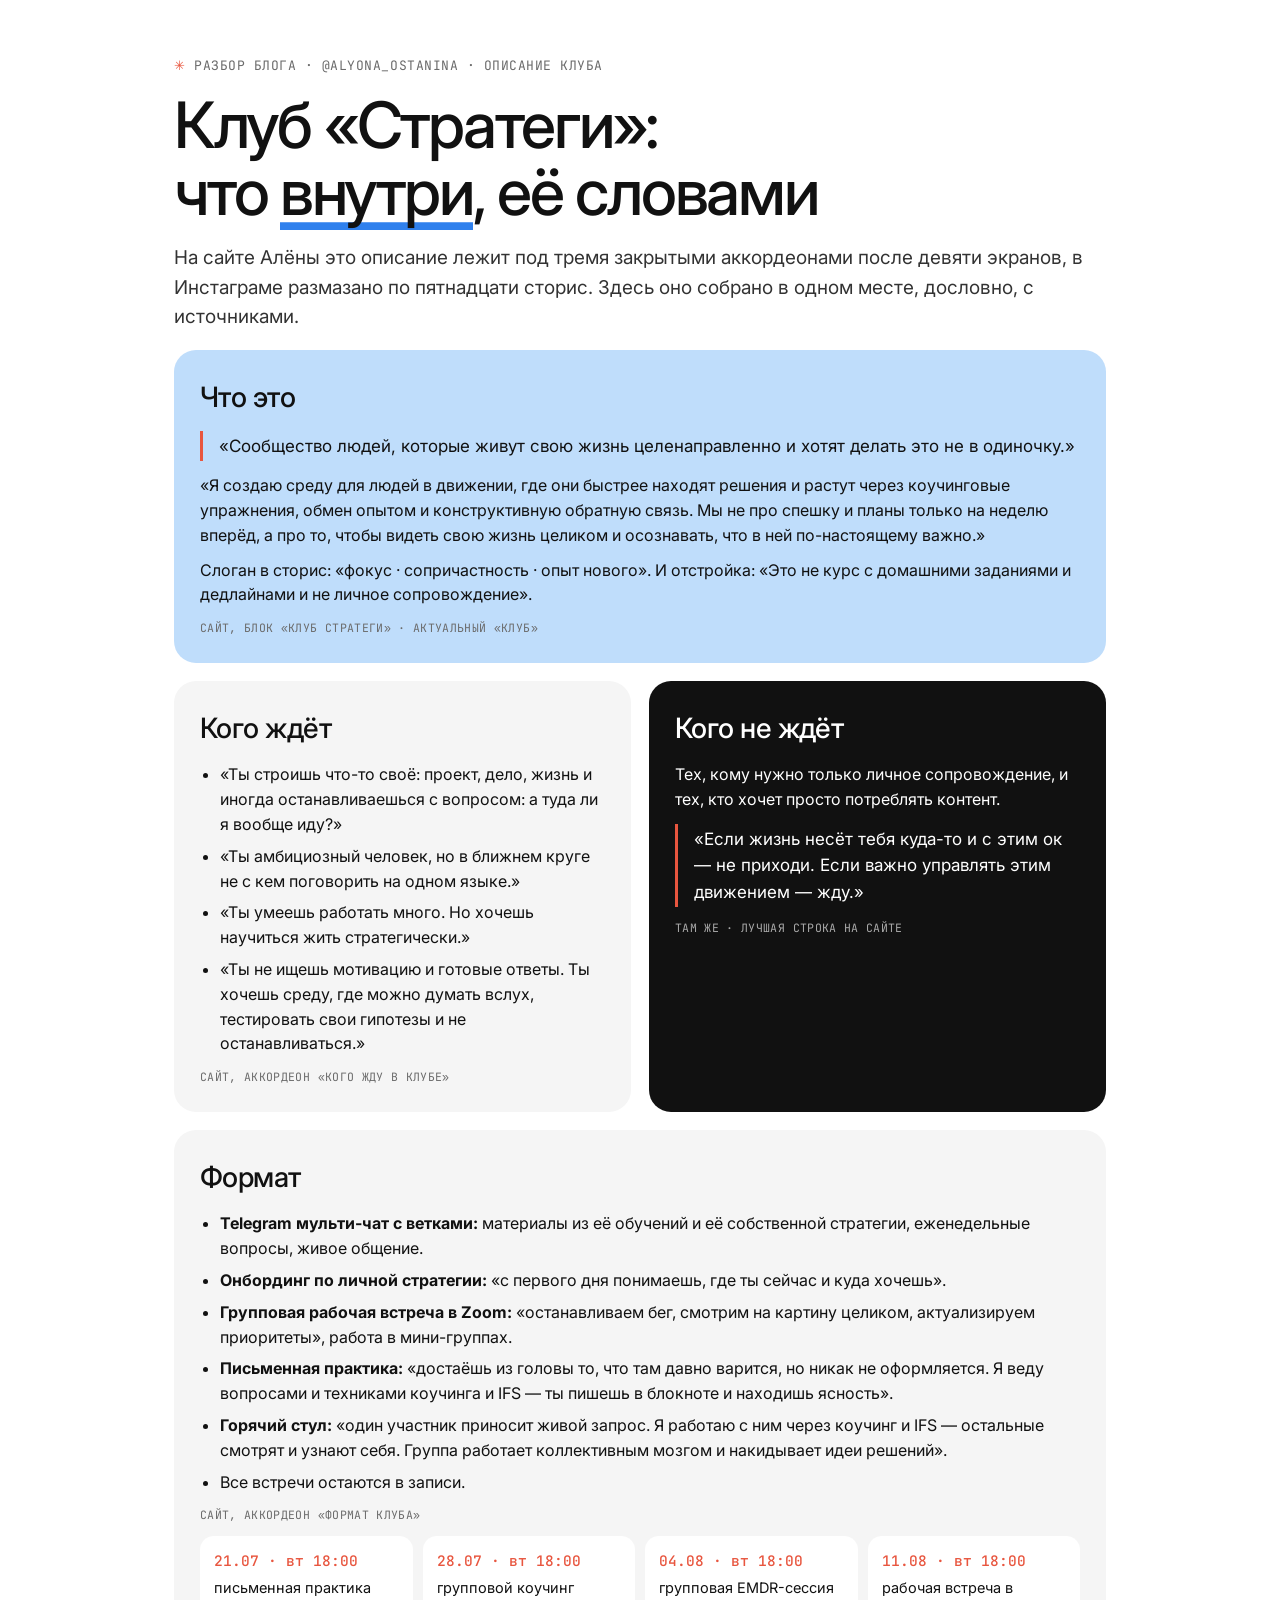
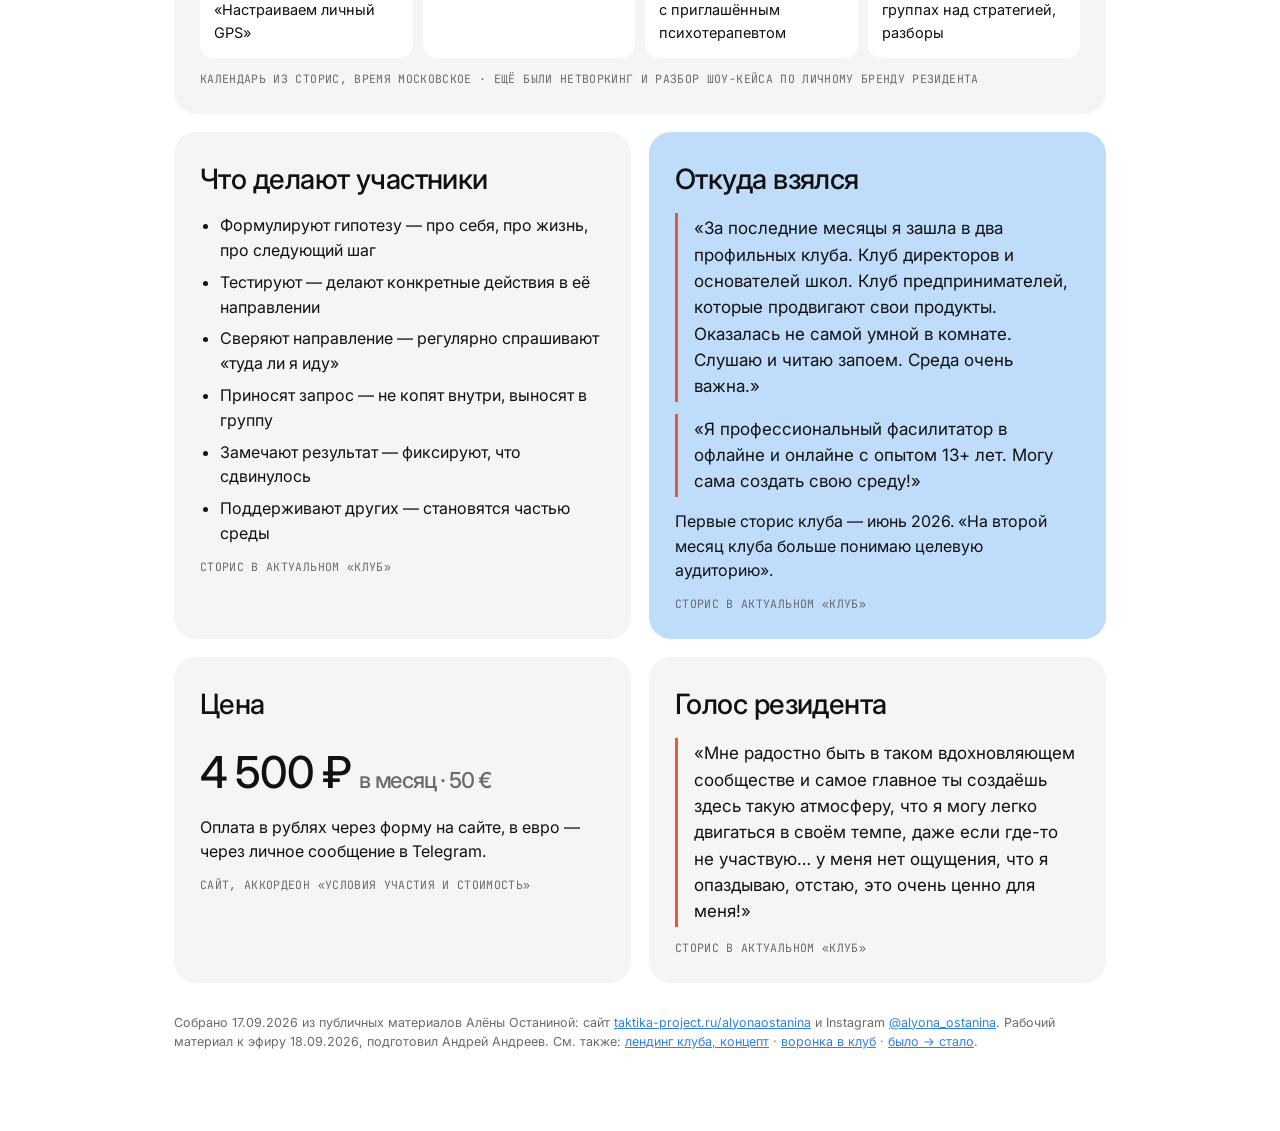
<file: opisanie-kluba/index.html>
<!DOCTYPE html><html lang="ru"><head><meta charset="utf-8"><meta name="viewport" content="width=device-width,initial-scale=1"><meta name="robots" content="noindex,nofollow"><title>Клуб «Стратеги» — что внутри</title>
<link href="https://fonts.googleapis.com/css2?family=Inter:wght@400;500;600&family=JetBrains+Mono:wght@400;500&display=swap" rel="stylesheet">
<style>
:root{--ink:#111;--mut:#6b6b6b;--line:#e8e8e8;--blue:#BFDDFB;--bl:#2F80ED;--coral:#E8563F;--grey:#F5F5F5}
*{box-sizing:border-box;margin:0;padding:0}body{font-family:Inter,system-ui,sans-serif;color:var(--ink);line-height:1.55;-webkit-font-smoothing:antialiased}
.wrap{max-width:980px;margin:0 auto;padding:56px 24px 80px}.kick{font-family:'JetBrains Mono',monospace;font-size:13px;color:var(--mut);text-transform:uppercase;letter-spacing:.04em}.kick:before{content:"✳ ";color:var(--coral)}
h1{font-weight:500;font-size:clamp(36px,6vw,64px);letter-spacing:-.035em;line-height:1.04;margin:16px 0 18px}u{text-decoration:none;box-shadow:inset 0 -.12em 0 var(--bl)}
.lead{font-size:19px;color:#333}h2{font-weight:500;font-size:28px;letter-spacing:-.02em;margin:0 0 12px}
.b{border-radius:22px;padding:26px;margin-top:18px;background:var(--grey)}.b.blue{background:var(--blue)}.b.dark{background:#111;color:#fff}.b.dark .src{color:#aaa}
blockquote{border-left:3px solid var(--coral);padding:2px 0 2px 16px;margin:12px 0;font-size:17px}.b p,.b li{font-size:16px}.b ul{padding-left:20px}.b li{margin:7px 0}
.src{font-family:'JetBrains Mono',monospace;font-size:11.5px;color:var(--mut);text-transform:uppercase;letter-spacing:.03em;margin-top:12px;display:block}
.g{display:grid;grid-template-columns:1fr 1fr;gap:18px}.cal{display:grid;grid-template-columns:repeat(4,1fr);gap:10px;margin-top:12px}.cal div{background:#fff;border-radius:14px;padding:14px;font-size:14.5px}.cal b{display:block;font-family:'JetBrains Mono',monospace;color:var(--coral);font-weight:500;margin-bottom:4px}
.price{font-size:44px;font-weight:500;letter-spacing:-.03em}footer{margin-top:30px;font-size:12.5px;color:var(--mut)}a{color:var(--bl)}
@media(max-width:760px){.g,.cal{grid-template-columns:1fr}}
</style></head><body><div class="wrap">
<div class="kick">разбор блога · @alyona_ostanina · описание клуба</div>
<h1>Клуб «Стратеги»:<br>что <u>внутри</u>, её словами</h1>
<p class="lead">На сайте Алёны это описание лежит под тремя закрытыми аккордеонами после девяти экранов, в Инстаграме размазано по пятнадцати сторис. Здесь оно собрано в одном месте, дословно, с источниками.</p>

<div class="b blue"><h2>Что это</h2><blockquote>«Сообщество людей, которые живут свою жизнь целенаправленно и хотят делать это не в одиночку.»</blockquote><p>«Я создаю среду для людей в движении, где они быстрее находят решения и растут через коучинговые упражнения, обмен опытом и конструктивную обратную связь. Мы не про спешку и планы только на неделю вперёд, а про то, чтобы видеть свою жизнь целиком и осознавать, что в ней по-настоящему важно.»</p><p style="margin-top:10px">Слоган в сторис: «фокус · сопричастность · опыт нового». И отстройка: «Это не курс с домашними заданиями и дедлайнами и не личное сопровождение».</p><span class="src">сайт, блок «Клуб Стратеги» · актуальный «КЛУБ»</span></div>

<div class="g"><div class="b"><h2>Кого ждёт</h2><ul><li>«Ты строишь что-то своё: проект, дело, жизнь и иногда останавливаешься с вопросом: а туда ли я вообще иду?»</li><li>«Ты амбициозный человек, но в ближнем круге не с кем поговорить на одном языке.»</li><li>«Ты умеешь работать много. Но хочешь научиться жить стратегически.»</li><li>«Ты не ищешь мотивацию и готовые ответы. Ты хочешь среду, где можно думать вслух, тестировать свои гипотезы и не останавливаться.»</li></ul><span class="src">сайт, аккордеон «Кого жду в клубе»</span></div>
<div class="b dark"><h2>Кого не ждёт</h2><p>Тех, кому нужно только личное сопровождение, и тех, кто хочет просто потреблять контент.</p><blockquote>«Если жизнь несёт тебя куда-то и с этим ок — не приходи. Если важно управлять этим движением — жду.»</blockquote><span class="src">там же · лучшая строка на сайте</span></div></div>

<div class="b"><h2>Формат</h2><ul><li><b>Telegram мульти-чат с ветками:</b> материалы из её обучений и её собственной стратегии, еженедельные вопросы, живое общение.</li><li><b>Онбординг по личной стратегии:</b> «с первого дня понимаешь, где ты сейчас и куда хочешь».</li><li><b>Групповая рабочая встреча в Zoom:</b> «останавливаем бег, смотрим на картину целиком, актуализируем приоритеты», работа в мини-группах.</li><li><b>Письменная практика:</b> «достаёшь из головы то, что там давно варится, но никак не оформляется. Я веду вопросами и техниками коучинга и IFS — ты пишешь в блокноте и находишь ясность».</li><li><b>Горячий стул:</b> «один участник приносит живой запрос. Я работаю с ним через коучинг и IFS — остальные смотрят и узнают себя. Группа работает коллективным мозгом и накидывает идеи решений».</li><li>Все встречи остаются в записи.</li></ul><span class="src">сайт, аккордеон «Формат клуба»</span>
<div class="cal"><div><b>21.07 · вт 18:00</b>письменная практика «Настраиваем личный GPS»</div><div><b>28.07 · вт 18:00</b>групповой коучинг</div><div><b>04.08 · вт 18:00</b>групповая EMDR-сессия с приглашённым психотерапевтом</div><div><b>11.08 · вт 18:00</b>рабочая встреча в группах над стратегией, разборы</div></div><span class="src">календарь из сторис, время московское · ещё были нетворкинг и разбор шоу-кейса по личному бренду резидента</span></div>

<div class="g"><div class="b"><h2>Что делают участники</h2><ul><li>Формулируют гипотезу — про себя, про жизнь, про следующий шаг</li><li>Тестируют — делают конкретные действия в её направлении</li><li>Сверяют направление — регулярно спрашивают «туда ли я иду»</li><li>Приносят запрос — не копят внутри, выносят в группу</li><li>Замечают результат — фиксируют, что сдвинулось</li><li>Поддерживают других — становятся частью среды</li></ul><span class="src">сторис в актуальном «КЛУБ»</span></div>
<div class="b blue"><h2>Откуда взялся</h2><blockquote>«За последние месяцы я зашла в два профильных клуба. Клуб директоров и основателей школ. Клуб предпринимателей, которые продвигают свои продукты. Оказалась не самой умной в комнате. Слушаю и читаю запоем. Среда очень важна.»</blockquote><blockquote>«Я профессиональный фасилитатор в офлайне и онлайне с опытом 13+ лет. Могу сама создать свою среду!»</blockquote><p>Первые сторис клуба — июнь 2026. «На второй месяц клуба больше понимаю целевую аудиторию».</p><span class="src">сторис в актуальном «КЛУБ»</span></div></div>

<div class="g"><div class="b"><h2>Цена</h2><div class="price">4 500 ₽ <span style="font-size:22px;color:var(--mut)">в месяц · 50 €</span></div><p style="margin-top:8px">Оплата в рублях через форму на сайте, в евро — через личное сообщение в Telegram.</p><span class="src">сайт, аккордеон «Условия участия и стоимость»</span></div>
<div class="b"><h2>Голос резидента</h2><blockquote>«Мне радостно быть в таком вдохновляющем сообществе и самое главное ты создаёшь здесь такую атмосферу, что я могу легко двигаться в своём темпе, даже если где-то не участвую… у меня нет ощущения, что я опаздываю, отстаю, это очень ценно для меня!»</blockquote><span class="src">сторис в актуальном «КЛУБ»</span></div></div>

<footer>Собрано 17.09.2026 из публичных материалов Алёны Останиной: сайт <a href="https://taktika-project.ru/alyonaostanina" target="_blank">taktika-project.ru/alyonaostanina</a> и Instagram <a href="https://www.instagram.com/alyona_ostanina/" target="_blank">@alyona_ostanina</a>. Рабочий материал к эфиру 18.09.2026, подготовил Андрей Андреев. См. также: <a href="../klub/">лендинг клуба, концепт</a> · <a href="../voronka-klub/">воронка в клуб</a> · <a href="../bylo-stalo/">было → стало</a>.</footer>
</div></body></html>
</file>
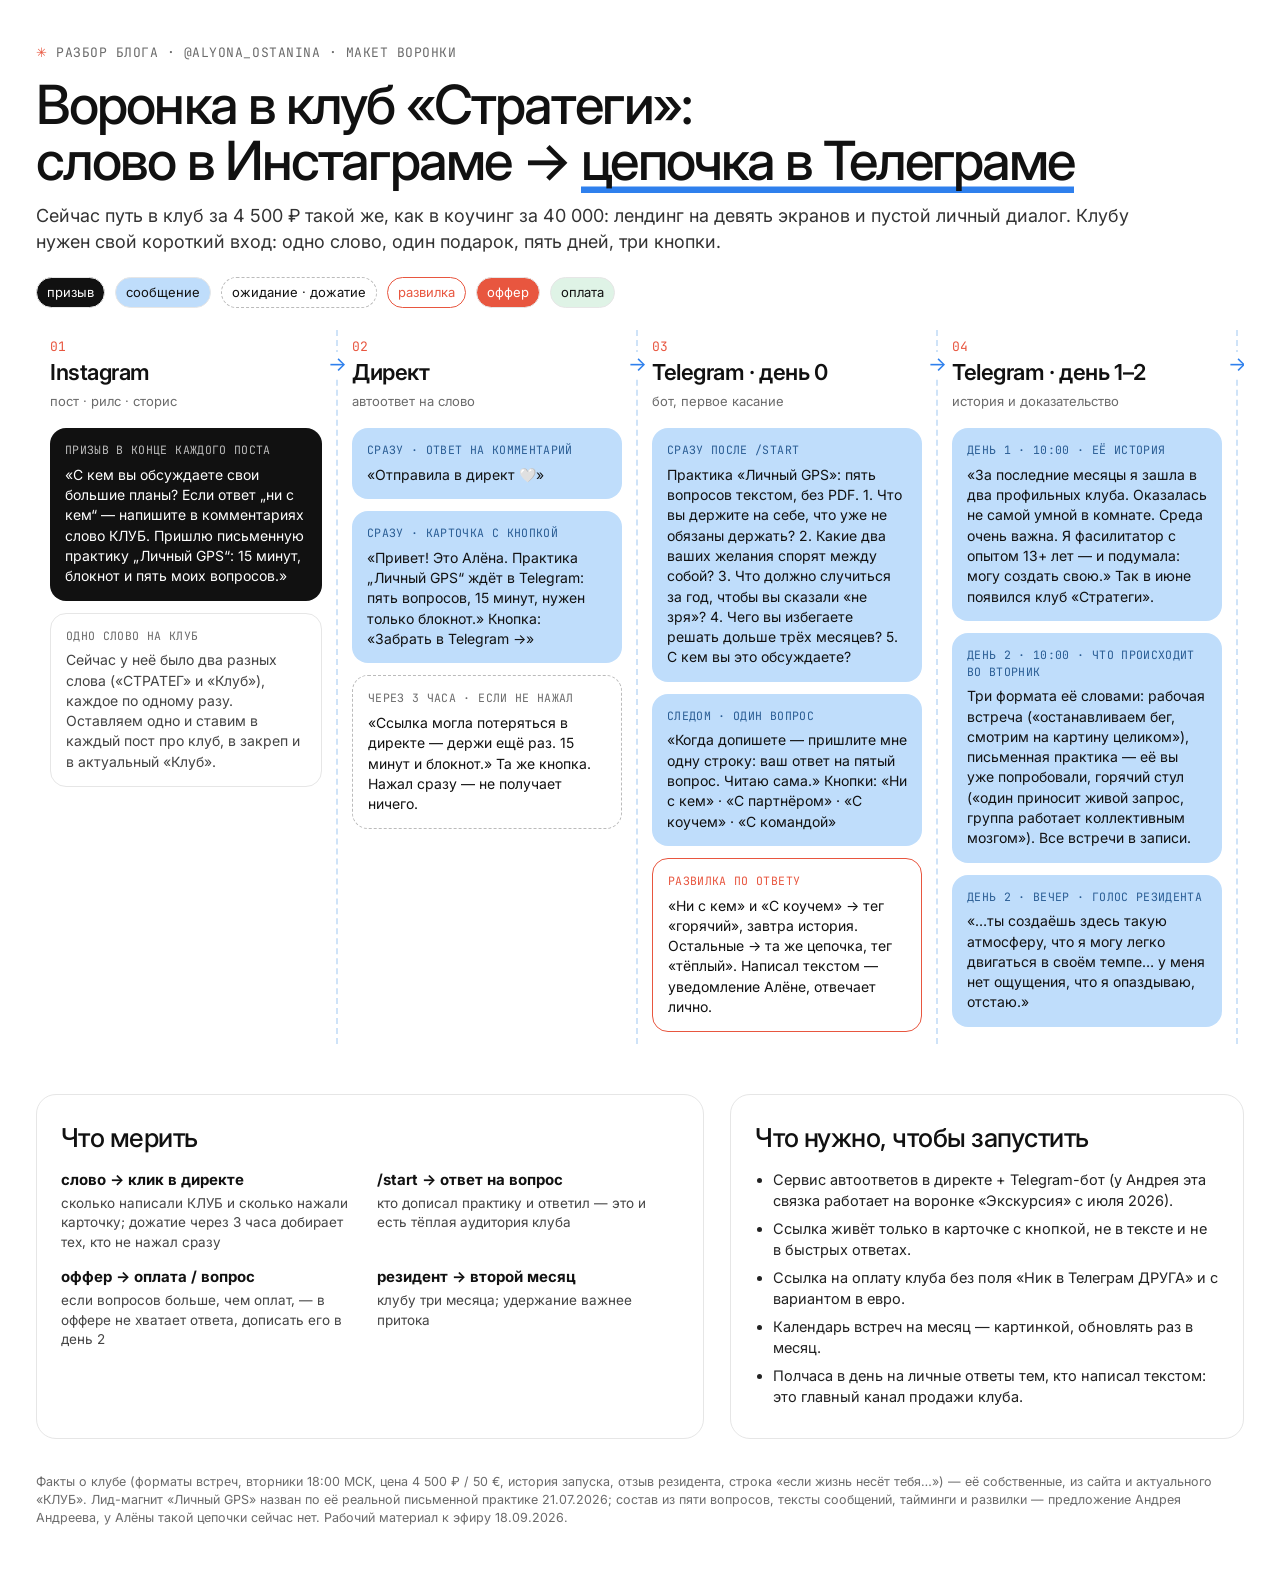
<file: voronka-klub/index.html>
<!DOCTYPE html><html lang="ru"><head><meta charset="utf-8"><meta name="viewport" content="width=device-width,initial-scale=1">
<meta name="robots" content="noindex,nofollow"><title>Воронка в клуб «Стратеги» — карта</title>
<link href="https://fonts.googleapis.com/css2?family=Inter:wght@400;500;600&family=JetBrains+Mono:wght@400;500&display=swap" rel="stylesheet">
<style>
:root{--ink:#111;--mut:#6b6b6b;--line:#e6e6e6;--blue:#BFDDFB;--bl:#2F80ED;--coral:#E8563F;--grey:#F5F5F5}
*{box-sizing:border-box;margin:0;padding:0}body{font-family:Inter,system-ui,sans-serif;color:var(--ink);background:#fff;line-height:1.45;-webkit-font-smoothing:antialiased}
.wrap{max-width:2200px;margin:0 auto;padding:44px 36px 60px}
.kick{font-family:'JetBrains Mono',monospace;font-size:13px;color:var(--mut);text-transform:uppercase;letter-spacing:.04em}.kick:before{content:"✳ ";color:var(--coral)}
h1{font-weight:500;font-size:54px;letter-spacing:-.035em;line-height:1.04;margin:14px 0 14px}u{text-decoration:none;box-shadow:inset 0 -.12em 0 var(--bl)}
.lead{font-size:18px;color:#333;max-width:1100px}
.legend{display:flex;flex-wrap:wrap;gap:10px;margin:22px 0 8px;font-size:13px}.legend span{padding:5px 10px;border-radius:99px;border:1px solid var(--line)}
.map{display:grid;grid-template-columns:repeat(6,minmax(300px,1fr));gap:0;margin-top:22px;overflow-x:auto;padding-bottom:10px}
.col{padding:0 14px;position:relative;min-width:300px}.col+.col{border-left:2px dashed #cfe3f8}
.col+.col:before{content:"→";position:absolute;left:-13px;top:22px;background:#fff;color:var(--bl);font-size:20px;line-height:24px;width:24px;text-align:center}
.h{padding:8px 0 16px}.h i{font-style:normal;font-family:'JetBrains Mono',monospace;color:var(--coral);font-size:13px;display:block}.h b{display:block;font-size:22px;font-weight:600;letter-spacing:-.02em}.h em{font-style:normal;font-size:13px;color:var(--mut)}
.c{border-radius:16px;padding:14px 15px;margin-bottom:12px;background:var(--grey);font-size:14px}.c .k{display:block;font-family:'JetBrains Mono',monospace;font-size:11.5px;text-transform:uppercase;letter-spacing:.03em;color:var(--mut);margin-bottom:6px}
.c.trigger{background:#111;color:#fff}.c.trigger .k{color:#bbb}.c.msg{background:var(--blue)}.c.msg .k{color:#2a5d94}
.c.wait{background:#fff;border:1.5px dashed #bbb}.c.fork{background:#fff;border:1.5px solid var(--coral)}.c.fork .k{color:var(--coral)}
.c.offer{background:var(--coral);color:#fff}.c.offer .k{color:#ffe1db}.c.good{background:#dff3e6}.c.good .k{color:#1f7a4a}.c.note{background:#fff;border:1px solid var(--line);color:#444}
.two{display:grid;grid-template-columns:1.3fr 1fr;gap:26px;margin-top:40px}.box{border:1px solid var(--line);border-radius:20px;padding:24px}.box h2{font-weight:500;font-size:26px;letter-spacing:-.02em;margin-bottom:12px}
.m{display:grid;grid-template-columns:1fr 1fr;gap:14px}.m b{display:block;font-size:15px}.m p{font-size:13.5px;color:#444;margin-top:3px}.box li{font-size:14.5px;margin:7px 0 7px 18px;color:#222}
footer{margin-top:34px;font-size:12.5px;color:var(--mut);max-width:1200px}
@media(max-width:900px){h1{font-size:36px}.two{grid-template-columns:1fr}.wrap{padding:28px 18px}}
</style></head><body><div class="wrap">
<div class="kick">разбор блога · @alyona_ostanina · макет воронки</div>
<h1>Воронка в клуб «Стратеги»:<br>слово в Инстаграме → <u>цепочка в Телеграме</u></h1>
<p class="lead">Сейчас путь в клуб за 4 500 ₽ такой же, как в коучинг за 40 000: лендинг на девять экранов и пустой личный диалог. Клубу нужен свой короткий вход: одно слово, один подарок, пять дней, три кнопки.</p>
<div class="legend"><span style="background:#111;color:#fff">призыв</span><span style="background:var(--blue)">сообщение</span><span style="border:1.5px dashed #bbb">ожидание · дожатие</span><span style="border:1.5px solid var(--coral);color:var(--coral)">развилка</span><span style="background:var(--coral);color:#fff">оффер</span><span style="background:#dff3e6">оплата</span></div>
<div class="map"><div class="col"><div class="h"><i>01</i><b>Instagram</b><em>пост · рилс · сторис</em></div><div class="c trigger"><span class="k">Призыв в конце каждого поста</span><p>«С кем вы обсуждаете свои большие планы? Если ответ „ни с кем“ — напишите в комментариях слово КЛУБ. Пришлю письменную практику „Личный GPS“: 15 минут, блокнот и пять моих вопросов.»</p></div><div class="c note"><span class="k">Одно слово на клуб</span><p>Сейчас у неё было два разных слова («СТРАТЕГ» и «Клуб»), каждое по одному разу. Оставляем одно и ставим в каждый пост про клуб, в закреп и в актуальный «Клуб».</p></div></div><div class="col"><div class="h"><i>02</i><b>Директ</b><em>автоответ на слово</em></div><div class="c msg"><span class="k">Сразу · ответ на комментарий</span><p>«Отправила в директ 🤍»</p></div><div class="c msg"><span class="k">Сразу · карточка с кнопкой</span><p>«Привет! Это Алёна. Практика „Личный GPS“ ждёт в Telegram: пять вопросов, 15 минут, нужен только блокнот.» Кнопка: «Забрать в Telegram →»</p></div><div class="c wait"><span class="k">Через 3 часа · если не нажал</span><p>«Ссылка могла потеряться в директе — держи ещё раз. 15 минут и блокнот.» Та же кнопка. Нажал сразу — не получает ничего.</p></div></div><div class="col"><div class="h"><i>03</i><b>Telegram · день 0</b><em>бот, первое касание</em></div><div class="c msg"><span class="k">Сразу после /start</span><p>Практика «Личный GPS»: пять вопросов текстом, без PDF. 1. Что вы держите на себе, что уже не обязаны держать? 2. Какие два ваших желания спорят между собой? 3. Что должно случиться за год, чтобы вы сказали «не зря»? 4. Чего вы избегаете решать дольше трёх месяцев? 5. С кем вы это обсуждаете?</p></div><div class="c msg"><span class="k">Следом · один вопрос</span><p>«Когда допишете — пришлите мне одну строку: ваш ответ на пятый вопрос. Читаю сама.» Кнопки: «Ни с кем» · «С партнёром» · «С коучем» · «С командой»</p></div><div class="c fork"><span class="k">Развилка по ответу</span><p>«Ни с кем» и «С коучем» → тег «горячий», завтра история. Остальные → та же цепочка, тег «тёплый». Написал текстом — уведомление Алёне, отвечает лично.</p></div></div><div class="col"><div class="h"><i>04</i><b>Telegram · день 1–2</b><em>история и доказательство</em></div><div class="c msg"><span class="k">День 1 · 10:00 · её история</span><p>«За последние месяцы я зашла в два профильных клуба. Оказалась не самой умной в комнате. Среда очень важна. Я фасилитатор с опытом 13+ лет — и подумала: могу создать свою.» Так в июне появился клуб «Стратеги».</p></div><div class="c msg"><span class="k">День 2 · 10:00 · что происходит во вторник</span><p>Три формата её словами: рабочая встреча («останавливаем бег, смотрим на картину целиком»), письменная практика — её вы уже попробовали, горячий стул («один приносит живой запрос, группа работает коллективным мозгом»). Все встречи в записи.</p></div><div class="c msg"><span class="k">День 2 · вечер · голос резидента</span><p>«…ты создаёшь здесь такую атмосферу, что я могу легко двигаться в своём темпе… у меня нет ощущения, что я опаздываю, отстаю.»</p></div></div><div class="col"><div class="h"><i>05</i><b>Telegram · день 3</b><em>предложение</em></div><div class="c offer"><span class="k">День 3 · 10:00 · оффер</span><p>«Клуб „Стратеги“: чат с ветками, онбординг по личной стратегии с первого дня, встречи по вторникам в 18:00 по Москве. 4 500 ₽ в месяц или 50 €.» + календарь встреч на ближайший месяц (она вставляет реальные даты).</p></div><div class="c msg"><span class="k">Там же · фильтр</span><p>«Если жизнь несёт тебя куда-то и с этим ок — не приходи. Если важно управлять этим движением — жду.»</p></div><div class="c fork"><span class="k">Три кнопки</span><p>«Вступить» → оплата · «Спросить Алёну» → личный диалог с заготовкой «Хочу в клуб, вопрос: …» · «Не сейчас» → тихая ветка.</p></div></div><div class="col"><div class="h"><i>06</i><b>После развилки</b><em>три ветки</em></div><div class="c good"><span class="k">Оплатил</span><p>Сразу: ссылка в чат клуба + первое задание онбординга по личной стратегии + дата ближайшего вторника. Тег «резидент», из продающей цепочки исключён.</p></div><div class="c msg"><span class="k">Спросил</span><p>Уведомление Алёне, она отвечает сама. Бот молчит 48 часов, чтобы не перебивать живой разговор. Нет оплаты через 2 дня → одно сообщение с календарём.</p></div><div class="c wait"><span class="k">Молчит или «не сейчас»</span><p>День 5: календарь встреч следующего месяца одним сообщением. Дальше раз в месяц, за три дня до 1-го числа (окно входа): что было в клубе в этом месяце + кнопка «Вступить». Отписка одной кнопкой.</p></div></div></div>
<div class="two">
<div class="box"><h2>Что мерить</h2><div class="m"><div><b>слово → клик в директе</b><p>сколько написали КЛУБ и сколько нажали карточку; дожатие через 3 часа добирает тех, кто не нажал сразу</p></div><div><b>/start → ответ на вопрос</b><p>кто дописал практику и ответил — это и есть тёплая аудитория клуба</p></div><div><b>оффер → оплата / вопрос</b><p>если вопросов больше, чем оплат, — в оффере не хватает ответа, дописать его в день 2</p></div><div><b>резидент → второй месяц</b><p>клубу три месяца; удержание важнее притока</p></div></div></div>
<div class="box"><h2>Что нужно, чтобы запустить</h2><ul><li>Сервис автоответов в директе + Telegram-бот (у Андрея эта связка работает на воронке «Экскурсия» с июля 2026).</li><li>Ссылка живёт только в карточке с кнопкой, не в тексте и не в быстрых ответах.</li><li>Ссылка на оплату клуба без поля «Ник в Телеграм ДРУГА» и с вариантом в евро.</li><li>Календарь встреч на месяц — картинкой, обновлять раз в месяц.</li><li>Полчаса в день на личные ответы тем, кто написал текстом: это главный канал продажи клуба.</li></ul></div>
</div>
<footer>Факты о клубе (форматы встреч, вторники 18:00 МСК, цена 4 500 ₽ / 50 €, история запуска, отзыв резидента, строка «если жизнь несёт тебя…») — её собственные, из сайта и актуального «КЛУБ». Лид-магнит «Личный GPS» назван по её реальной письменной практике 21.07.2026; состав из пяти вопросов, тексты сообщений, тайминги и развилки — предложение Андрея Андреева, у Алёны такой цепочки сейчас нет. Рабочий материал к эфиру 18.09.2026.</footer>
</div></body></html>
</file>
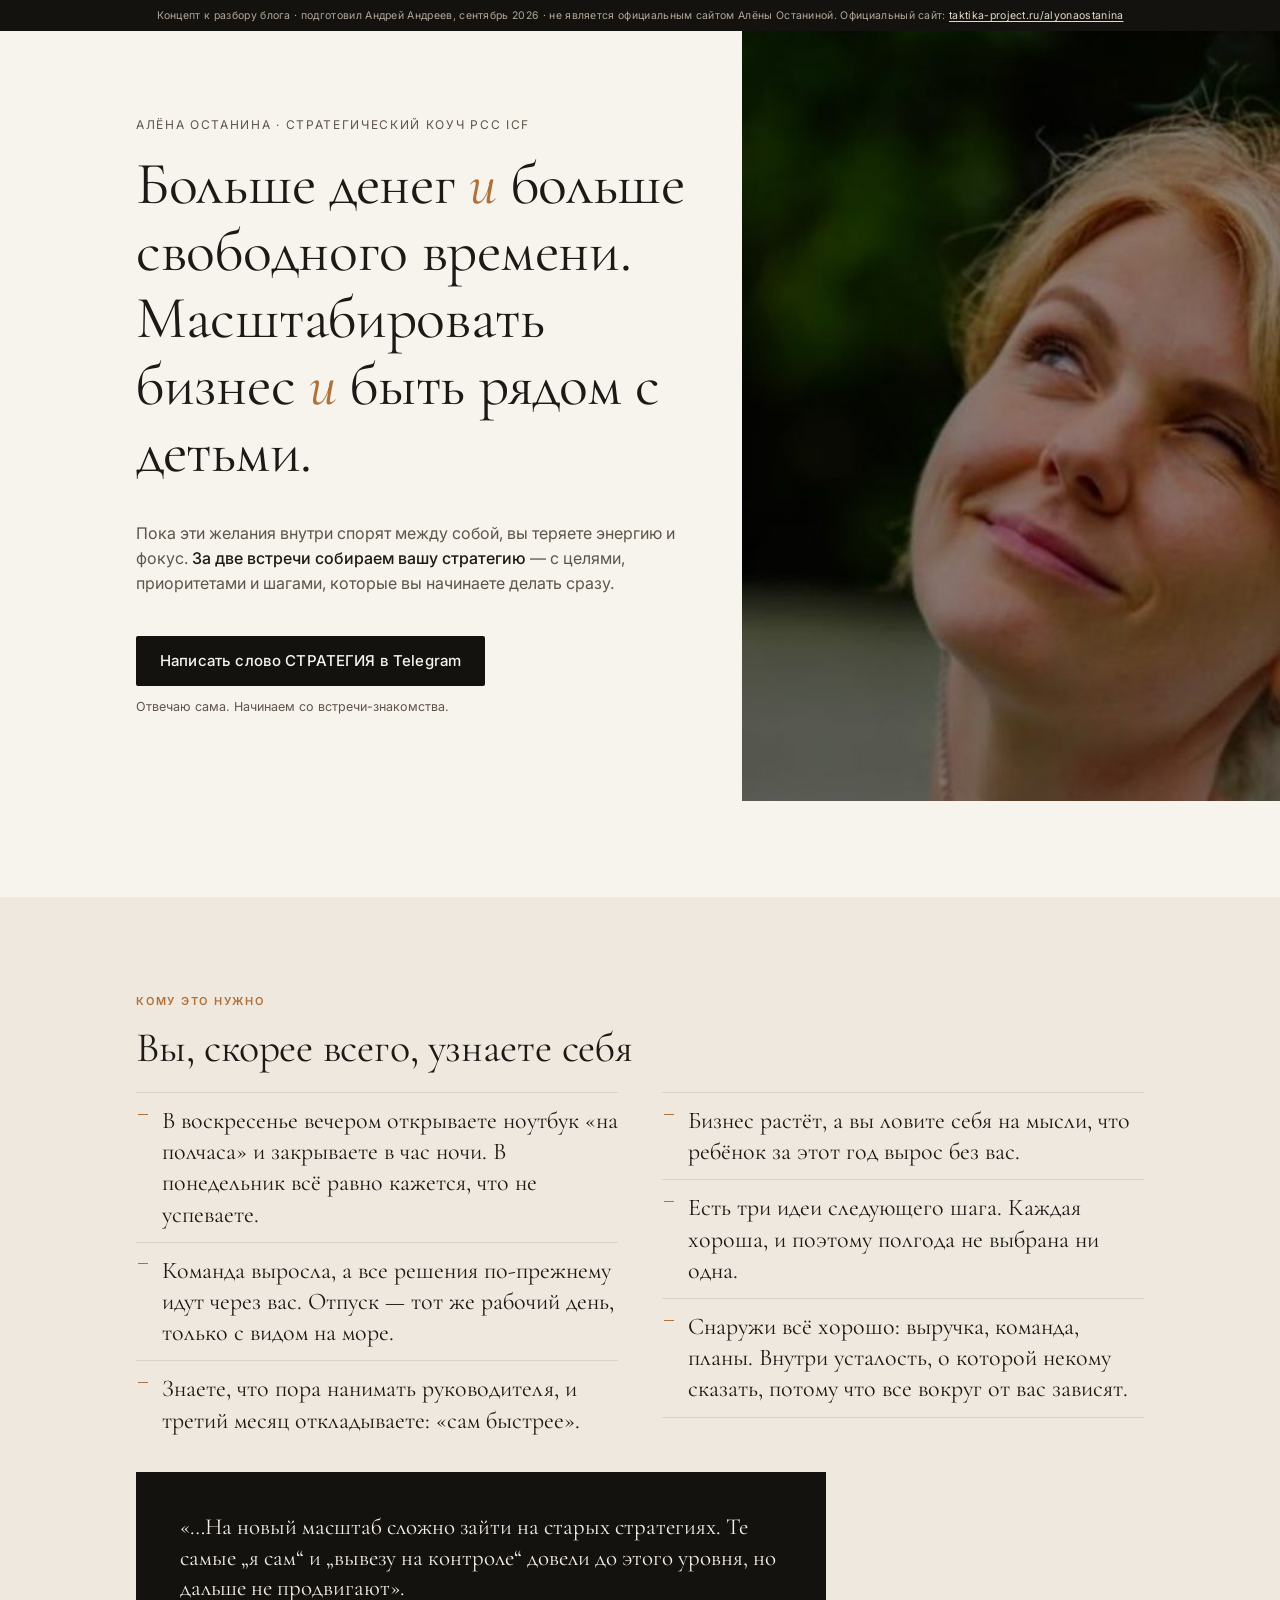
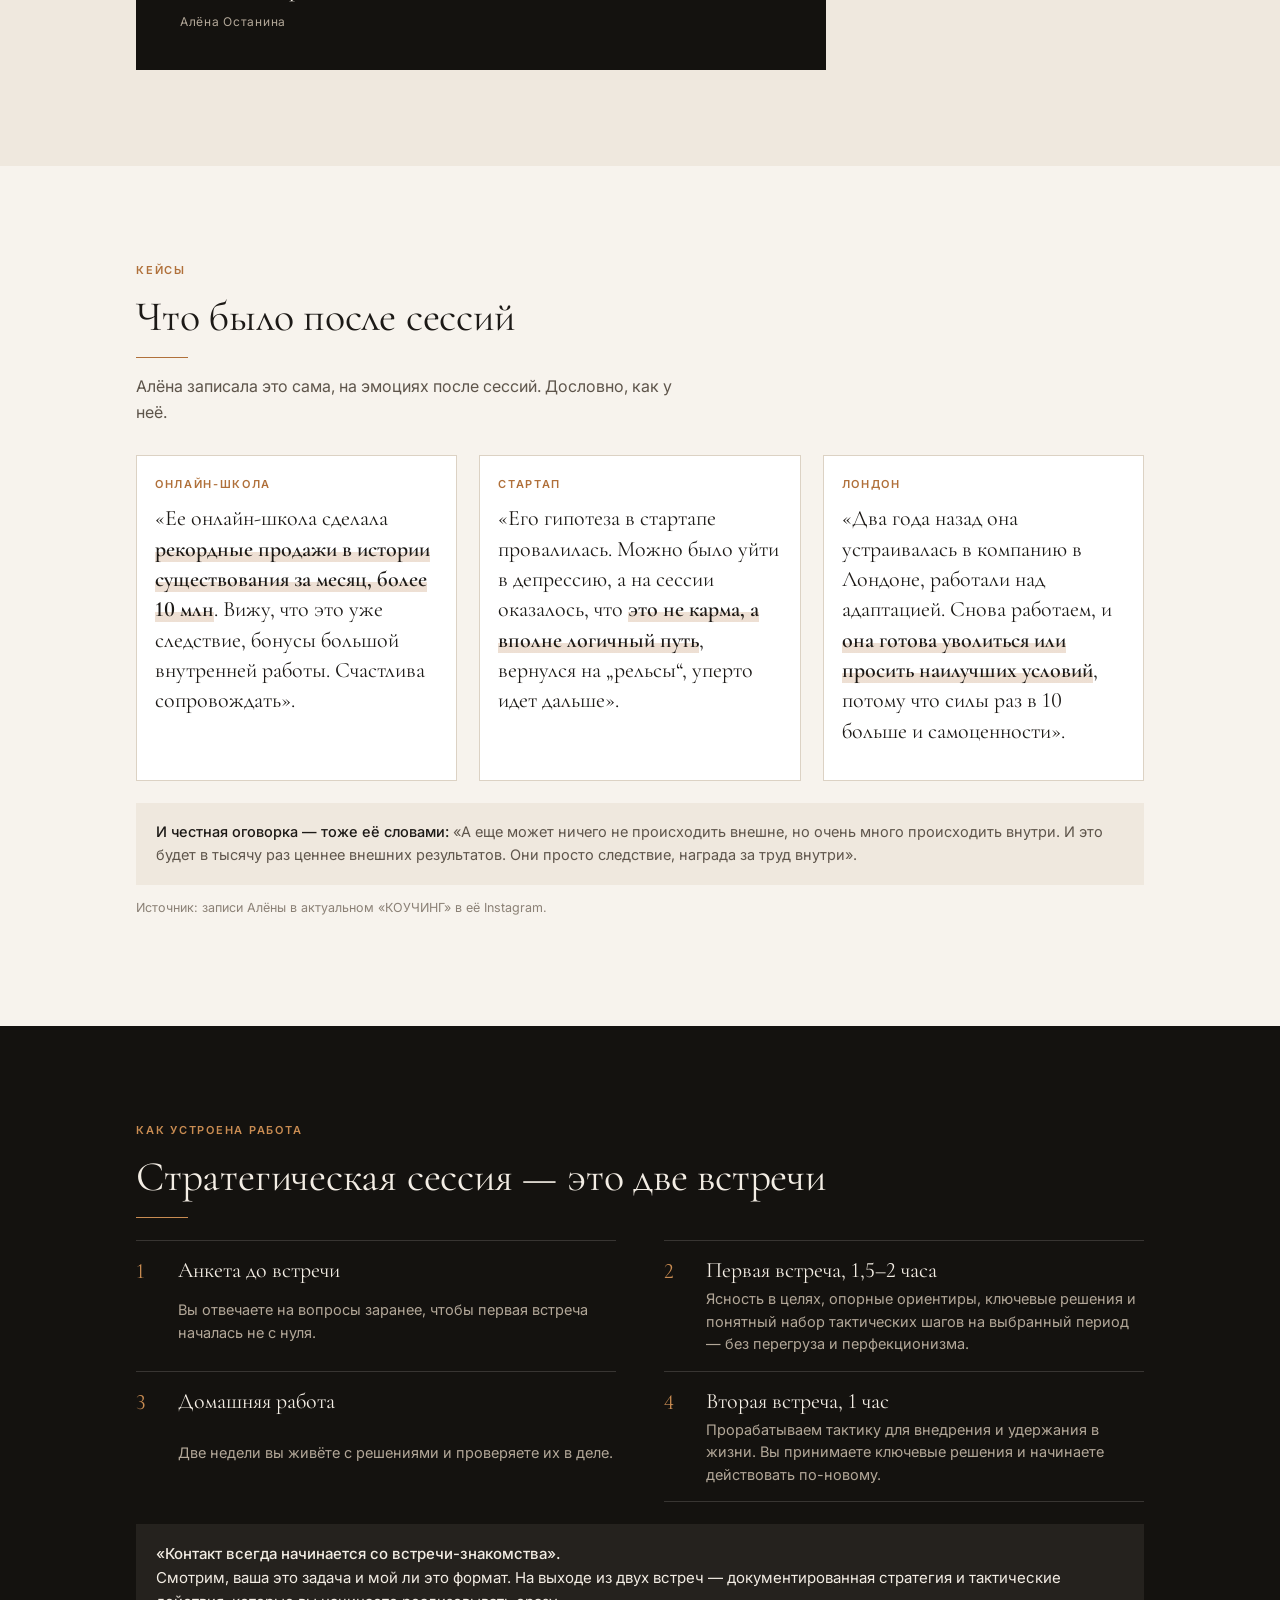
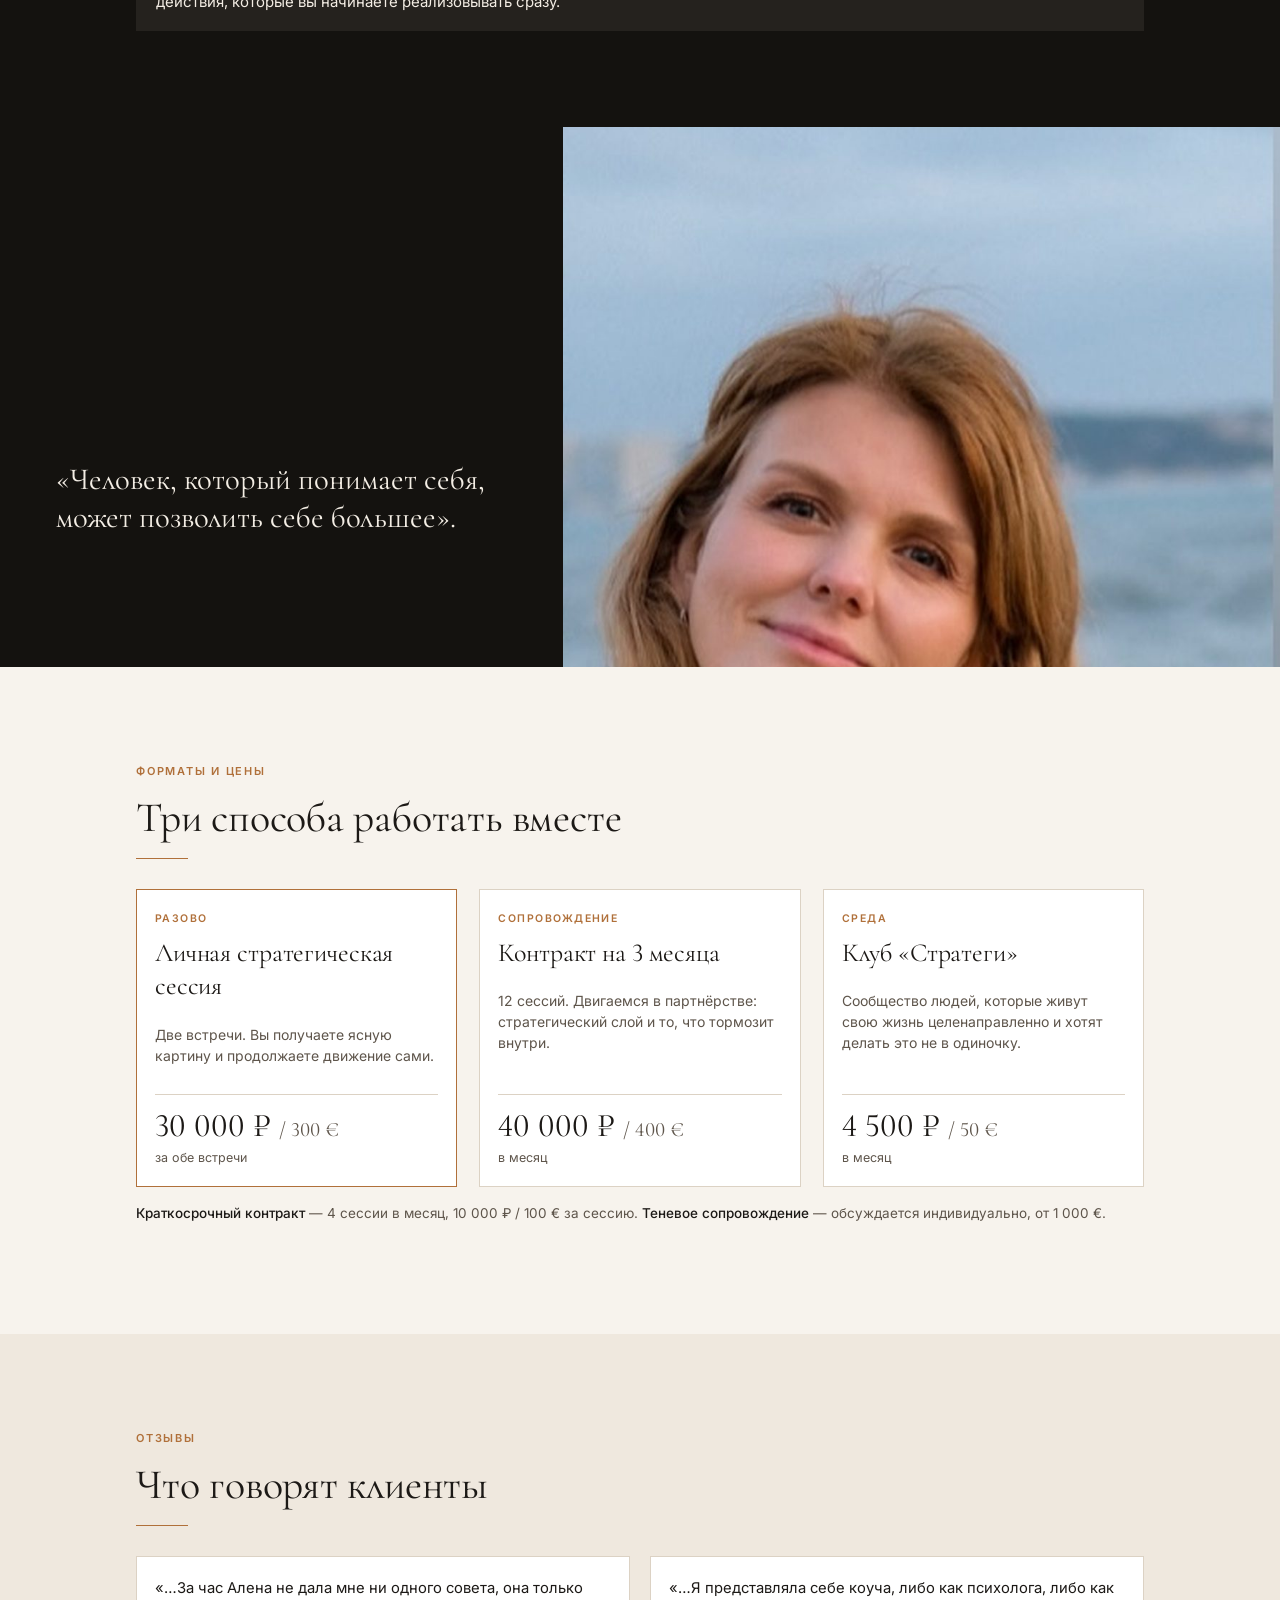
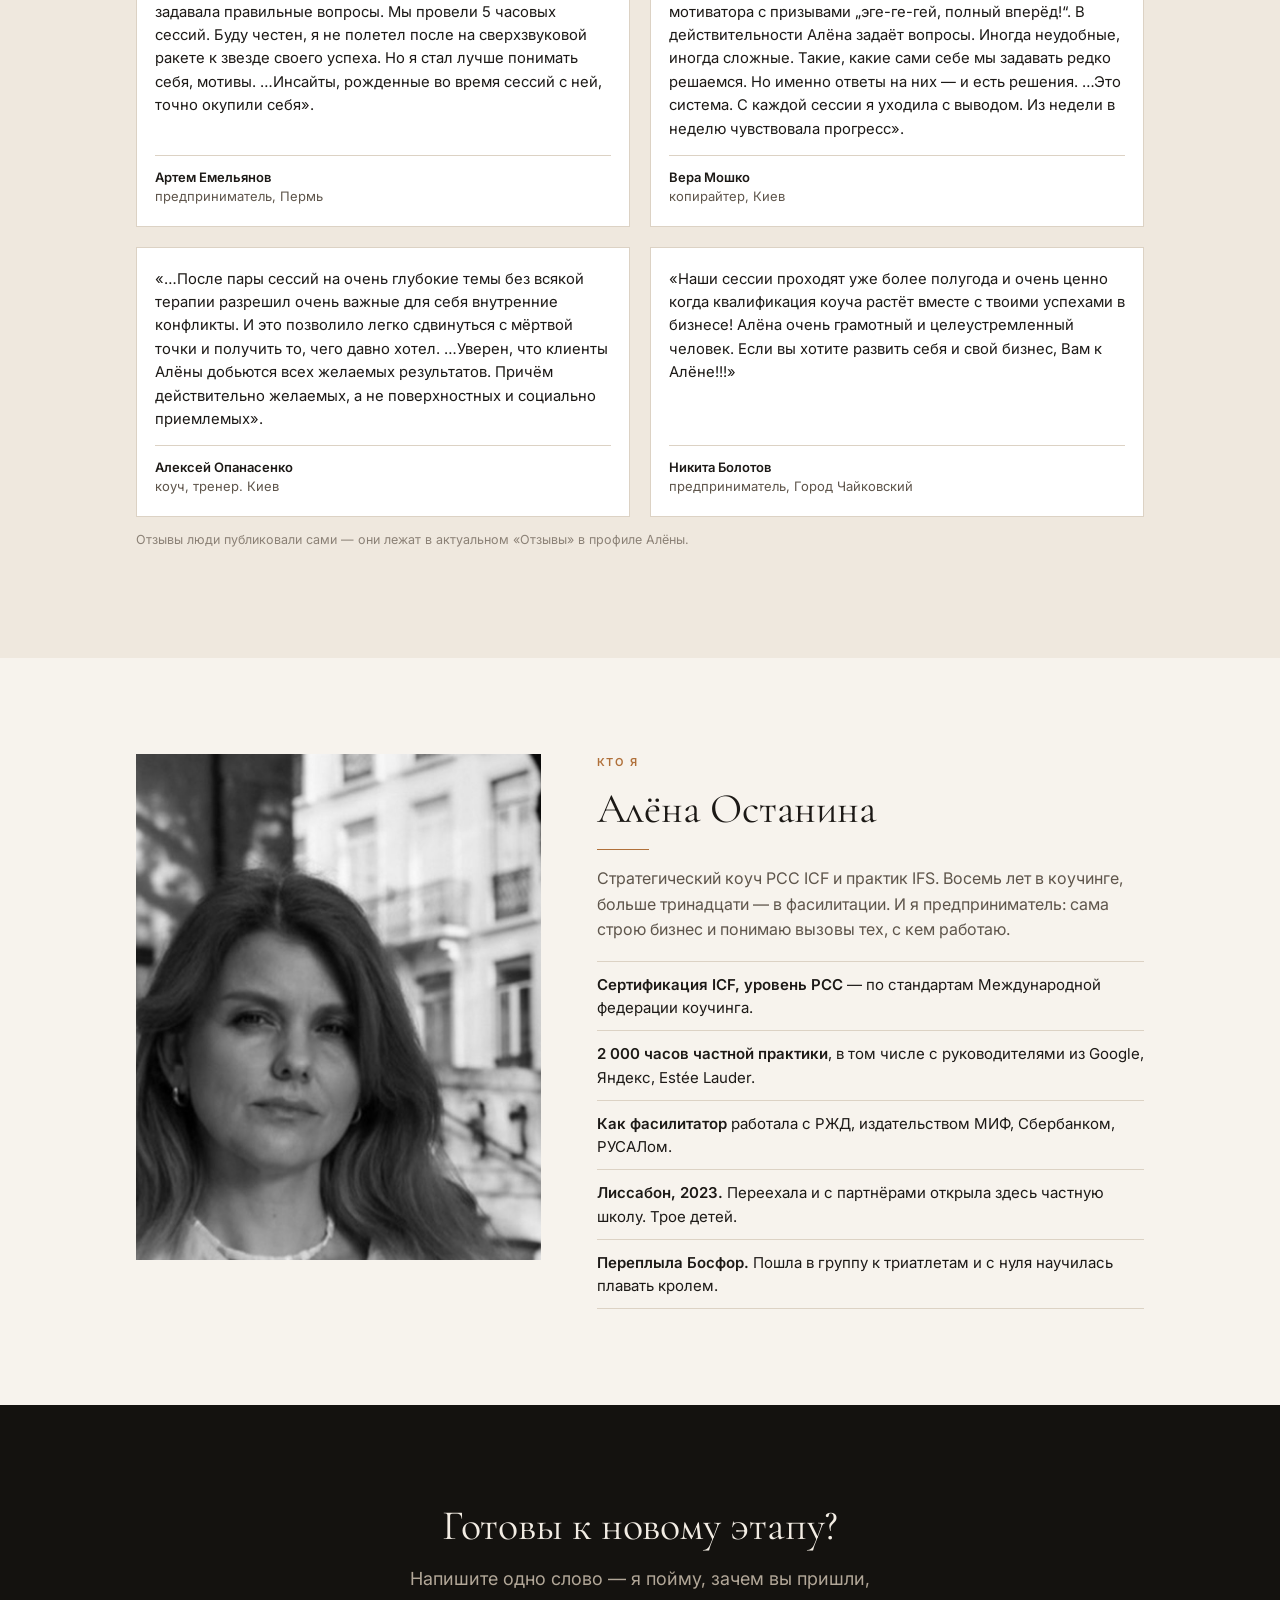
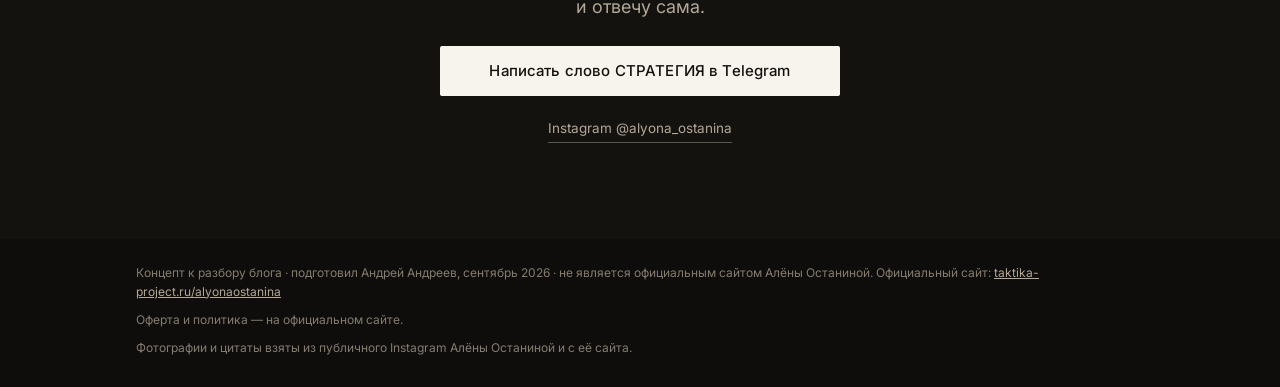
<file: index-v1.html>
<!DOCTYPE html>
<html lang="ru">
<head>
<meta charset="utf-8">
<meta name="viewport" content="width=device-width, initial-scale=1, viewport-fit=cover">
<meta name="robots" content="noindex,nofollow">
<title>Алёна Останина — стратегический коуч</title>
<link rel="icon" href="data:,">
<link rel="preconnect" href="https://fonts.googleapis.com">
<link rel="preconnect" href="https://fonts.gstatic.com" crossorigin>
<link href="https://fonts.googleapis.com/css2?family=Cormorant+Garamond:ital,wght@0,400;0,500;0,600;1,400&family=Inter:wght@400;500;600&display=swap&subset=cyrillic,latin" rel="stylesheet">
<style>
:root{
  --paper:#F7F3ED;
  --paper-2:#EFE8DE;
  --ink:#1C1916;
  --ink-soft:#5E554B;
  --line:#DCD2C4;
  --accent:#B0703A;
  --dark:#14120F;
  --dark-ink:#F3EDE4;
  --dark-soft:#B2A798;
  --serif:'Cormorant Garamond',Georgia,'Times New Roman',serif;
  --sans:'Inter',-apple-system,BlinkMacSystemFont,'Segoe UI',Roboto,sans-serif;
  --gut:22px;
  --maxw:1120px;
}
*{box-sizing:border-box}
html{-webkit-text-size-adjust:100%}
body{
  margin:0;background:var(--paper);color:var(--ink);
  font-family:var(--sans);font-size:16px;line-height:1.62;
  -webkit-font-smoothing:antialiased;overflow-x:hidden;
}
img{display:block;max-width:100%}
a{color:inherit}
.wrap{max-width:var(--maxw);margin:0 auto;padding-left:var(--gut);padding-right:var(--gut)}
section{padding:38px 0}

/* ---------- служебная плашка ---------- */
.concept-bar{
  background:var(--dark);color:var(--dark-soft);
  font-size:10.5px;line-height:1.45;letter-spacing:.03em;
  padding:8px 16px;text-align:center;
}
.concept-bar a{color:#E4D9C8;text-decoration:underline;text-underline-offset:2px}

/* ---------- типографика ---------- */
h1,h2,h3,.needs li,.pullquote,.case__text,.how__t,.how__num,.price__fig,.band__cap{
  font-variant-numeric:lining-nums;font-feature-settings:'lnum' 1,'onum' 0;
}
h1,h2,h3{font-family:var(--serif);font-weight:400;margin:0;letter-spacing:-.005em}
h1{font-size:clamp(29px,7.6vw,58px);line-height:1.12}
h2{font-size:clamp(25px,6.2vw,42px);line-height:1.17}
h3{font-size:clamp(20px,4.6vw,26px);line-height:1.28}
.lead{font-size:16px;line-height:1.6;color:var(--ink-soft)}
.eyebrow{
  font-size:11px;letter-spacing:.16em;text-transform:uppercase;
  color:var(--accent);font-weight:600;margin-bottom:12px;
}
.rule{width:52px;height:1px;background:var(--accent);margin:16px 0}

/* ---------- кнопка ---------- */
.btn{
  display:inline-flex;align-items:center;justify-content:center;gap:10px;
  background:var(--dark);color:#F7F3ED;text-decoration:none;
  font-family:var(--sans);font-size:15px;font-weight:500;letter-spacing:.01em;
  padding:15px 24px;border-radius:2px;line-height:1.3;text-align:center;
  transition:background .2s ease;
}
.btn:hover{background:#2C2722}
.btn--light{background:#F7F3ED;color:var(--dark)}
.btn--light:hover{background:#fff}
.btn-note{font-size:12.5px;color:var(--ink-soft);margin-top:11px}

/* ---------- 1. первый экран ---------- */
.hero{padding:0 0 38px}
.hero__img{
  position:relative;width:auto;aspect-ratio:16/9;overflow:hidden;background:#2A2A24;
  margin:0 calc(var(--gut) * -1);
}
.hero__img img{width:100%;height:100%;object-fit:cover;object-position:54% 34%}
.hero__body{padding-top:26px}
.hero__name{
  font-size:12px;letter-spacing:.14em;text-transform:uppercase;
  color:var(--ink-soft);margin-bottom:16px;
}
.hero h1{margin-bottom:18px}
.hero h1 em{font-style:italic;color:var(--accent)}
.hero__sub{font-size:16px;line-height:1.58;color:var(--ink-soft);max-width:34em}
.hero__sub b{color:var(--ink);font-weight:500}
.hero__cta{margin-top:24px}

/* ---------- 2. с чем приходят ---------- */
.needs{background:var(--paper-2)}
.needs ul{list-style:none;margin:20px 0 0;padding:0}
.needs li{
  font-family:var(--serif);font-size:clamp(19px,4.6vw,24px);line-height:1.3;
  padding:12px 0 12px 26px;border-top:1px solid var(--line);position:relative;
}
.needs li:last-child{border-bottom:1px solid var(--line)}
.needs li::before{
  content:'';position:absolute;left:2px;top:.86em;
  width:10px;height:1px;background:var(--accent);
}
.pullquote{
  margin:24px 0 0;padding:22px 20px;background:var(--dark);color:var(--dark-ink);
  font-family:var(--serif);font-size:clamp(18px,4.4vw,23px);line-height:1.34;
}
.pullquote cite{
  display:block;margin-top:10px;font-family:var(--sans);font-style:normal;
  font-size:12px;letter-spacing:.06em;color:var(--dark-soft);
}

/* ---------- 3. кейсы ---------- */
.cases .case{
  background:#fff;border:1px solid var(--line);padding:20px 18px;
  display:flex;flex-direction:column;
}
.case__text{flex:1}
.case__tag{
  font-size:11px;letter-spacing:.15em;text-transform:uppercase;
  color:var(--accent);font-weight:600;margin-bottom:9px;
}
.case__text{
  font-family:var(--serif);font-size:clamp(18px,4.3vw,22px);line-height:1.38;margin:0 0 14px;
}
.case__text b{font-weight:600;background:linear-gradient(transparent 62%,rgba(176,112,58,.22) 62%)}
.note{
  margin-top:22px;padding:18px 20px;background:var(--paper-2);
  font-size:14.5px;line-height:1.58;color:var(--ink-soft);
}
.note b{color:var(--ink);font-weight:500}
.src{font-size:12.5px;color:#8B8176;margin-top:14px;line-height:1.5}

/* ---------- 4. как устроена работа ---------- */
.how{background:var(--dark);color:var(--dark-ink)}
.how h2{color:var(--dark-ink)}
.how .eyebrow{color:#C98C52}
.how .rule{background:#C98C52}
.how__steps{margin-top:22px;counter-reset:s}
.how__step{
  border-top:1px solid rgba(243,237,228,.16);padding:15px 0;
  display:grid;grid-template-columns:30px 1fr;gap:4px 12px;
}
.how__step:last-child{border-bottom:1px solid rgba(243,237,228,.16)}
.how__num{
  font-family:var(--serif);font-size:22px;line-height:1.1;color:#C98C52;
  grid-row:span 2;padding-top:3px;
}
.how__t{font-family:var(--serif);font-size:clamp(18px,4.2vw,22px);line-height:1.28}
.how__d{font-size:14.5px;line-height:1.55;color:var(--dark-soft)}
.how__meet{
  margin-top:22px;padding:18px 20px;background:rgba(243,237,228,.07);
  font-size:15px;line-height:1.58;color:var(--dark-ink);
}
.how__meet b{font-weight:500}

/* ---------- 5. цены ---------- */
.prices__grid,.reviews__grid,.cases__grid{
  display:flex;gap:12px;margin:22px calc(var(--gut) * -1) 0;
  padding:2px var(--gut) 14px;overflow-x:auto;scroll-snap-type:x mandatory;
  -webkit-overflow-scrolling:touch;scrollbar-width:none;
}
.prices__grid::-webkit-scrollbar,.reviews__grid::-webkit-scrollbar,.cases__grid::-webkit-scrollbar{display:none}
.prices__grid > *,.reviews__grid > *,.cases__grid > *{
  flex:0 0 82%;scroll-snap-align:start;
}
.swipe-hint{
  font-size:11.5px;letter-spacing:.1em;text-transform:uppercase;
  color:#8B8176;margin-top:2px;
}
.price{
  background:#fff;border:1px solid var(--line);padding:20px 18px 18px;
  display:flex;flex-direction:column;
}
.price--main{border-color:var(--accent);border-width:1.5px}
.price__badge{
  font-size:10.5px;letter-spacing:.14em;text-transform:uppercase;color:var(--accent);
  font-weight:600;margin-bottom:9px;
}
.price h3{margin-bottom:7px}
.price__desc{font-size:14px;line-height:1.5;color:var(--ink-soft);flex:1}
.price__fig{
  font-family:var(--serif);font-size:clamp(26px,6.2vw,33px);line-height:1.1;
  margin-top:14px;padding-top:13px;border-top:1px solid var(--line);
}
.price__fig span{font-size:.62em;color:var(--ink-soft)}
.price__per{font-size:12.5px;color:var(--ink-soft);margin-top:4px}
.prices__extra{
  margin-top:16px;font-size:13.5px;line-height:1.6;color:var(--ink-soft);
}
.prices__extra b{color:var(--ink);font-weight:500}

/* ---------- фото-разделитель ---------- */
.band{position:relative;width:100%;aspect-ratio:4/3;overflow:hidden;background:#2A2A24}
.band img{width:100%;height:100%;object-fit:cover;object-position:50% 62%}
.band__cap{
  position:absolute;left:0;right:0;top:0;padding:22px var(--gut) 46px;
  background:linear-gradient(rgba(20,18,15,.86),rgba(20,18,15,.6) 46%,transparent);
  color:#F3EDE4;font-family:var(--serif);font-size:clamp(19px,4.6vw,27px);line-height:1.28;
}

/* ---------- 6. отзывы ---------- */
.reviews{background:var(--paper-2)}
.review{
  background:#fff;padding:20px 18px;margin:0;border:1px solid var(--line);
  display:flex;flex-direction:column;
}
.review p{flex:1}
.review p{margin:0;font-size:14.8px;line-height:1.58}
.review footer{
  margin-top:14px;padding-top:12px;border-top:1px solid var(--line);
  font-size:13px;line-height:1.45;
}
.review footer b{font-weight:600;display:block}
.review footer span{color:var(--ink-soft)}

/* ---------- 7. кто я ---------- */
.about__photo{margin:0 calc(var(--gut) * -1) 26px;aspect-ratio:5/4;overflow:hidden}
.about__photo img{width:100%;height:100%;object-fit:cover;object-position:50% 14%}
.about__facts{list-style:none;margin:18px 0 0;padding:0}
.about__facts li{
  padding:11px 0;border-top:1px solid var(--line);
  font-size:15px;line-height:1.55;
}
.about__facts li:last-child{border-bottom:1px solid var(--line)}
.about__facts b{font-weight:600}

/* ---------- 8. финал ---------- */
.final{background:var(--dark);color:var(--dark-ink);text-align:center}
.final h2{color:var(--dark-ink);margin-bottom:14px}
.final p{font-size:16px;line-height:1.6;color:var(--dark-soft);margin:0 auto 24px;max-width:26em}
.final .btn{width:100%;max-width:400px}
.final__ig{
  display:inline-block;margin-top:22px;font-size:13.5px;color:var(--dark-soft);
  text-decoration:none;border-bottom:1px solid rgba(178,167,152,.45);padding-bottom:2px;
}

/* ---------- футер ---------- */
footer.site{
  background:#0E0D0B;color:#857C70;font-size:12px;line-height:1.6;
  padding:24px 0 30px;
}
footer.site a{color:#B5A894}
footer.site p{margin:0 0 9px}
footer.site p:last-child{margin-bottom:0}

/* ---------- десктоп ---------- */
@media (min-width:860px){
  :root{--gut:56px}
  section{padding:96px 0}
  .hero{padding:0 0 96px}
  .hero__inner{display:grid;grid-template-columns:1.06fr .94fr;gap:0;align-items:stretch}
  .hero__img{aspect-ratio:auto;height:100%;min-height:560px;order:2;margin:0}
  .hero__body{order:1;padding:84px 56px 84px 0;display:flex;flex-direction:column;justify-content:center}
  .hero .wrap{max-width:none;padding-right:0;padding-left:clamp(56px,calc((100vw - 1120px)/2 + 56px),320px)}
  .needs ul{columns:2;column-gap:44px}
  .needs li{break-inside:avoid}
  .pullquote{padding:40px 44px;max-width:30em}
  .cases__grid{grid-template-columns:repeat(3,1fr);gap:22px}
  .how__steps{display:grid;grid-template-columns:repeat(2,1fr);gap:0 48px}
  .prices__grid,.reviews__grid,.cases__grid{
    display:grid;overflow:visible;margin:30px 0 0;padding:0;
  }
  .prices__grid{grid-template-columns:repeat(3,1fr);gap:22px}
  .prices__grid > *,.reviews__grid > *,.cases__grid > *{flex:initial}
  .swipe-hint{display:none}
  .band{aspect-ratio:auto;height:540px;display:grid;grid-template-columns:44% 56%}
  .band img{order:2;object-position:50% 64%}
  .band__cap{
    position:static;order:1;background:var(--dark);
    display:flex;align-items:center;
    padding:48px 56px;font-size:clamp(26px,2.4vw,34px);line-height:1.26;
  }
  .reviews__grid{grid-template-columns:repeat(2,1fr);gap:20px}
  .about__inner{display:grid;grid-template-columns:.85fr 1.15fr;gap:56px;align-items:start}
  .about__photo{margin:0;aspect-ratio:4/5}
  .final p{font-size:18px}
}
@media (min-width:1180px){
  .hero h1{font-size:60px}
}
</style>
</head>
<body>

<div class="concept-bar">
  Концепт к разбору блога · подготовил Андрей Андреев, сентябрь 2026 · не является официальным сайтом Алёны Останиной.
  Официальный сайт: <a href="https://taktika-project.ru/alyonaostanina" target="_blank" rel="noopener">taktika-project.ru/alyonaostanina</a>
</div>

<!-- 1. ПЕРВЫЙ ЭКРАН -->
<header class="hero">
  <div class="wrap">
    <div class="hero__inner">
      <div class="hero__img">
        <img src="assets/hero.jpg" alt="Алёна Останина" width="1200" height="800">
      </div>
      <div class="hero__body">
        <div class="hero__name">Алёна Останина · стратегический коуч PCC ICF</div>
        <h1>Больше денег <em>и</em> больше свободного времени. Масштабировать бизнес <em>и</em> быть рядом с детьми.</h1>
        <p class="hero__sub">
          Пока эти желания внутри спорят между собой, вы теряете энергию и фокус.
          <b>За две встречи собираем вашу стратегию</b> — с целями, приоритетами и шагами, которые вы начинаете делать сразу.
        </p>
        <div class="hero__cta">
          <a class="btn" href="https://t.me/Alyona_Ostanina?text=%D0%A1%D0%A2%D0%A0%D0%90%D0%A2%D0%95%D0%93%D0%98%D0%AF" target="_blank" rel="noopener">Написать слово СТРАТЕГИЯ в Telegram</a>
          <div class="btn-note">Отвечаю сама. Начинаем со встречи-знакомства.</div>
        </div>
      </div>
    </div>
  </div>
</header>

<!-- 2. С ЧЕМ ПРИХОДЯТ -->
<section class="needs">
  <div class="wrap">
    <div class="eyebrow">Кому это нужно</div>
    <h2>Вы, скорее всего, узнаете себя</h2>
    <ul>
      <li>В воскресенье вечером открываете ноутбук «на полчаса» и закрываете в час ночи. В понедельник всё равно кажется, что не успеваете.</li>
      <li>Команда выросла, а все решения по-прежнему идут через вас. Отпуск — тот же рабочий день, только с видом на море.</li>
      <li>Знаете, что пора нанимать руководителя, и третий месяц откладываете: «сам быстрее».</li>
      <li>Бизнес растёт, а вы ловите себя на мысли, что ребёнок за этот год вырос без вас.</li>
      <li>Есть три идеи следующего шага. Каждая хороша, и поэтому полгода не выбрана ни одна.</li>
      <li>Снаружи всё хорошо: выручка, команда, планы. Внутри усталость, о которой некому сказать, потому что все вокруг от вас зависят.</li>
    </ul>
    <blockquote class="pullquote">
      «…На новый масштаб сложно зайти на старых стратегиях. Те самые „я сам“ и „вывезу на контроле“ довели до этого уровня, но дальше не продвигают».
      <cite>Алёна Останина</cite>
    </blockquote>
  </div>
</section>

<!-- 3. КЕЙСЫ -->
<section class="cases">
  <div class="wrap">
    <div class="eyebrow">Кейсы</div>
    <h2>Что было после сессий</h2>
    <div class="rule"></div>
    <p class="lead" style="max-width:34em">Алёна записала это сама, на эмоциях после сессий. Дословно, как у неё.</p>

    <div class="cases__grid">
      <article class="case">
        <div class="case__tag">Онлайн-школа</div>
        <p class="case__text">«Ее онлайн-школа сделала <b>рекордные продажи в истории существования за месяц, более 10 млн</b>. Вижу, что это уже следствие, бонусы большой внутренней работы. Счастлива сопровождать».</p>
      </article>

      <article class="case">
        <div class="case__tag">Стартап</div>
        <p class="case__text">«Его гипотеза в стартапе провалилась. Можно было уйти в депрессию, а на сессии оказалось, что <b>это не карма, а вполне логичный путь</b>, вернулся на „рельсы“, уперто идет дальше».</p>
      </article>

      <article class="case">
        <div class="case__tag">Лондон</div>
        <p class="case__text">«Два года назад она устраивалась в компанию в Лондоне, работали над адаптацией. Снова работаем, и <b>она готова уволиться или просить наилучших условий</b>, потому что силы раз в 10 больше и самоценности».</p>
      </article>
    </div>

    <p class="swipe-hint">Листайте вбок →</p>

    <div class="note">
      <b>И честная оговорка — тоже её словами:</b> «А еще может ничего не происходить внешне, но очень много происходить внутри. И это будет в тысячу раз ценнее внешних результатов. Они просто следствие, награда за труд внутри».
    </div>
    <p class="src">Источник: записи Алёны в актуальном «КОУЧИНГ» в её Instagram.</p>
  </div>
</section>

<!-- 4. КАК УСТРОЕНА РАБОТА -->
<section class="how">
  <div class="wrap">
    <div class="eyebrow">Как устроена работа</div>
    <h2>Стратегическая сессия — это две встречи</h2>
    <div class="rule"></div>

    <div class="how__steps">
      <div class="how__step">
        <div class="how__num">1</div>
        <div class="how__t">Анкета до встречи</div>
        <div class="how__d">Вы отвечаете на вопросы заранее, чтобы первая встреча началась не с нуля.</div>
      </div>
      <div class="how__step">
        <div class="how__num">2</div>
        <div class="how__t">Первая встреча, 1,5–2 часа</div>
        <div class="how__d">Ясность в целях, опорные ориентиры, ключевые решения и понятный набор тактических шагов на выбранный период — без перегруза и перфекционизма.</div>
      </div>
      <div class="how__step">
        <div class="how__num">3</div>
        <div class="how__t">Домашняя работа</div>
        <div class="how__d">Две недели вы живёте с решениями и проверяете их в деле.</div>
      </div>
      <div class="how__step">
        <div class="how__num">4</div>
        <div class="how__t">Вторая встреча, 1 час</div>
        <div class="how__d">Прорабатываем тактику для внедрения и удержания в жизни. Вы принимаете ключевые решения и начинаете действовать по-новому.</div>
      </div>
    </div>

    <div class="how__meet">
      <b>«Контакт всегда начинается со встречи-знакомства».</b><br>
      Смотрим, ваша это задача и мой ли это формат. На выходе из двух встреч — документированная стратегия и тактические действия, которые вы начинаете реализовывать сразу.
    </div>
  </div>
</section>

<!-- ФОТО-РАЗДЕЛИТЕЛЬ -->
<div class="band">
  <img src="assets/portrait-water.jpg" alt="Алёна Останина" width="900" height="1021">
  <div class="band__cap">«Человек, который понимает себя, может позволить себе большее».</div>
</div>

<!-- 5. ФОРМАТЫ И ЦЕНЫ -->
<section class="prices">
  <div class="wrap">
    <div class="eyebrow">Форматы и цены</div>
    <h2>Три способа работать вместе</h2>
    <div class="rule"></div>

    <div class="prices__grid">
      <div class="price price--main">
        <div class="price__badge">Разово</div>
        <h3>Личная стратегическая сессия</h3>
        <p class="price__desc">Две встречи. Вы получаете ясную картину и продолжаете движение сами.</p>
        <div class="price__fig">30 000 ₽ <span>/ 300 €</span></div>
        <div class="price__per">за обе встречи</div>
      </div>

      <div class="price">
        <div class="price__badge">Сопровождение</div>
        <h3>Контракт на 3 месяца</h3>
        <p class="price__desc">12 сессий. Двигаемся в партнёрстве: стратегический слой и то, что тормозит внутри.</p>
        <div class="price__fig">40 000 ₽ <span>/ 400 €</span></div>
        <div class="price__per">в месяц</div>
      </div>

      <div class="price">
        <div class="price__badge">Среда</div>
        <h3>Клуб «Стратеги»</h3>
        <p class="price__desc">Сообщество людей, которые живут свою жизнь целенаправленно и хотят делать это не в одиночку.</p>
        <div class="price__fig">4 500 ₽ <span>/ 50 €</span></div>
        <div class="price__per">в месяц</div>
      </div>
    </div>

    <p class="swipe-hint">Листайте вбок →</p>

    <p class="prices__extra">
      <b>Краткосрочный контракт</b> — 4 сессии в месяц, 10 000 ₽ / 100 € за сессию.
      <b>Теневое сопровождение</b> — обсуждается индивидуально, от 1 000 €.
    </p>
  </div>
</section>

<!-- 6. ОТЗЫВЫ -->
<section class="reviews">
  <div class="wrap">
    <div class="eyebrow">Отзывы</div>
    <h2>Что говорят клиенты</h2>
    <div class="rule"></div>

    <div class="reviews__grid">
      <blockquote class="review">
        <p>«…За час Алена не дала мне ни одного совета, она только задавала правильные вопросы. Мы провели 5 часовых сессий. Буду честен, я не полетел после на сверхзвуковой ракете к звезде своего успеха. Но я стал лучше понимать себя, мотивы. …Инсайты, рожденные во время сессий с ней, точно окупили себя».</p>
        <footer><b>Артем Емельянов</b><span>предприниматель, Пермь</span></footer>
      </blockquote>

      <blockquote class="review">
        <p>«…Я представляла себе коуча, либо как психолога, либо как мотиватора с призывами „эге-ге-гей, полный вперёд!“. В действительности Алёна задаёт вопросы. Иногда неудобные, иногда сложные. Такие, какие сами себе мы задавать редко решаемся. Но именно ответы на них — и есть решения. …Это система. С каждой сессии я уходила с выводом. Из недели в неделю чувствовала прогресс».</p>
        <footer><b>Вера Мошко</b><span>копирайтер, Киев</span></footer>
      </blockquote>

      <blockquote class="review">
        <p>«…После пары сессий на очень глубокие темы без всякой терапии разрешил очень важные для себя внутренние конфликты. И это позволило легко сдвинуться с мёртвой точки и получить то, чего давно хотел. …Уверен, что клиенты Алёны добьются всех желаемых результатов. Причём действительно желаемых, а не поверхностных и социально приемлемых».</p>
        <footer><b>Алексей Опанасенко</b><span>коуч, тренер. Киев</span></footer>
      </blockquote>

      <blockquote class="review">
        <p>«Наши сессии проходят уже более полугода и очень ценно когда квалификация коуча растёт вместе с твоими успехами в бизнесе! Алёна очень грамотный и целеустремленный человек. Если вы хотите развить себя и свой бизнес, Вам к Алёне!!!»</p>
        <footer><b>Никита Болотов</b><span>предприниматель, Город Чайковский</span></footer>
      </blockquote>
    </div>
    <p class="swipe-hint">Листайте вбок →</p>
    <p class="src">Отзывы люди публиковали сами — они лежат в актуальном «Отзывы» в профиле Алёны.</p>
  </div>
</section>

<!-- 7. КТО Я -->
<section class="about">
  <div class="wrap">
    <div class="about__inner">
      <div class="about__photo">
        <img src="assets/portrait-bw.jpg" alt="Алёна Останина" width="900" height="1021">
      </div>
      <div>
        <div class="eyebrow">Кто я</div>
        <h2>Алёна Останина</h2>
        <div class="rule"></div>
        <p class="lead">Стратегический коуч PCC ICF и практик IFS. Восемь лет в коучинге, больше тринадцати — в фасилитации. И я предприниматель: сама строю бизнес и понимаю вызовы тех, с кем работаю.</p>
        <ul class="about__facts">
          <li><b>Сертификация ICF, уровень PCC</b> — по стандартам Международной федерации коучинга.</li>
          <li><b>2 000 часов частной практики</b>, в том числе с руководителями из Google, Яндекс, Estée Lauder.</li>
          <li><b>Как фасилитатор</b> работала с РЖД, издательством МИФ, Сбербанком, РУСАЛом.</li>
          <li><b>Лиссабон, 2023.</b> Переехала и с партнёрами открыла здесь частную школу. Трое детей.</li>
          <li><b>Переплыла Босфор.</b> Пошла в группу к триатлетам и с нуля научилась плавать кролем.</li>
        </ul>
      </div>
    </div>
  </div>
</section>

<!-- 8. ФИНАЛ -->
<section class="final">
  <div class="wrap">
    <h2>Готовы к новому этапу?</h2>
    <p>Напишите одно слово — я пойму, зачем вы пришли, и отвечу сама.</p>
    <a class="btn btn--light" href="https://t.me/Alyona_Ostanina?text=%D0%A1%D0%A2%D0%A0%D0%90%D0%A2%D0%95%D0%93%D0%98%D0%AF" target="_blank" rel="noopener">Написать слово СТРАТЕГИЯ в Telegram</a>
    <div>
      <a class="final__ig" href="https://www.instagram.com/alyona_ostanina/" target="_blank" rel="noopener">Instagram @alyona_ostanina</a>
    </div>
  </div>
</section>

<footer class="site">
  <div class="wrap">
    <p>Концепт к разбору блога · подготовил Андрей Андреев, сентябрь 2026 · не является официальным сайтом Алёны Останиной. Официальный сайт: <a href="https://taktika-project.ru/alyonaostanina" target="_blank" rel="noopener">taktika-project.ru/alyonaostanina</a></p>
    <p>Оферта и политика — на официальном сайте.</p>
    <p>Фотографии и цитаты взяты из публичного Instagram Алёны Останиной и с её сайта.</p>
  </div>
</footer>

</body>
</html>
</file>
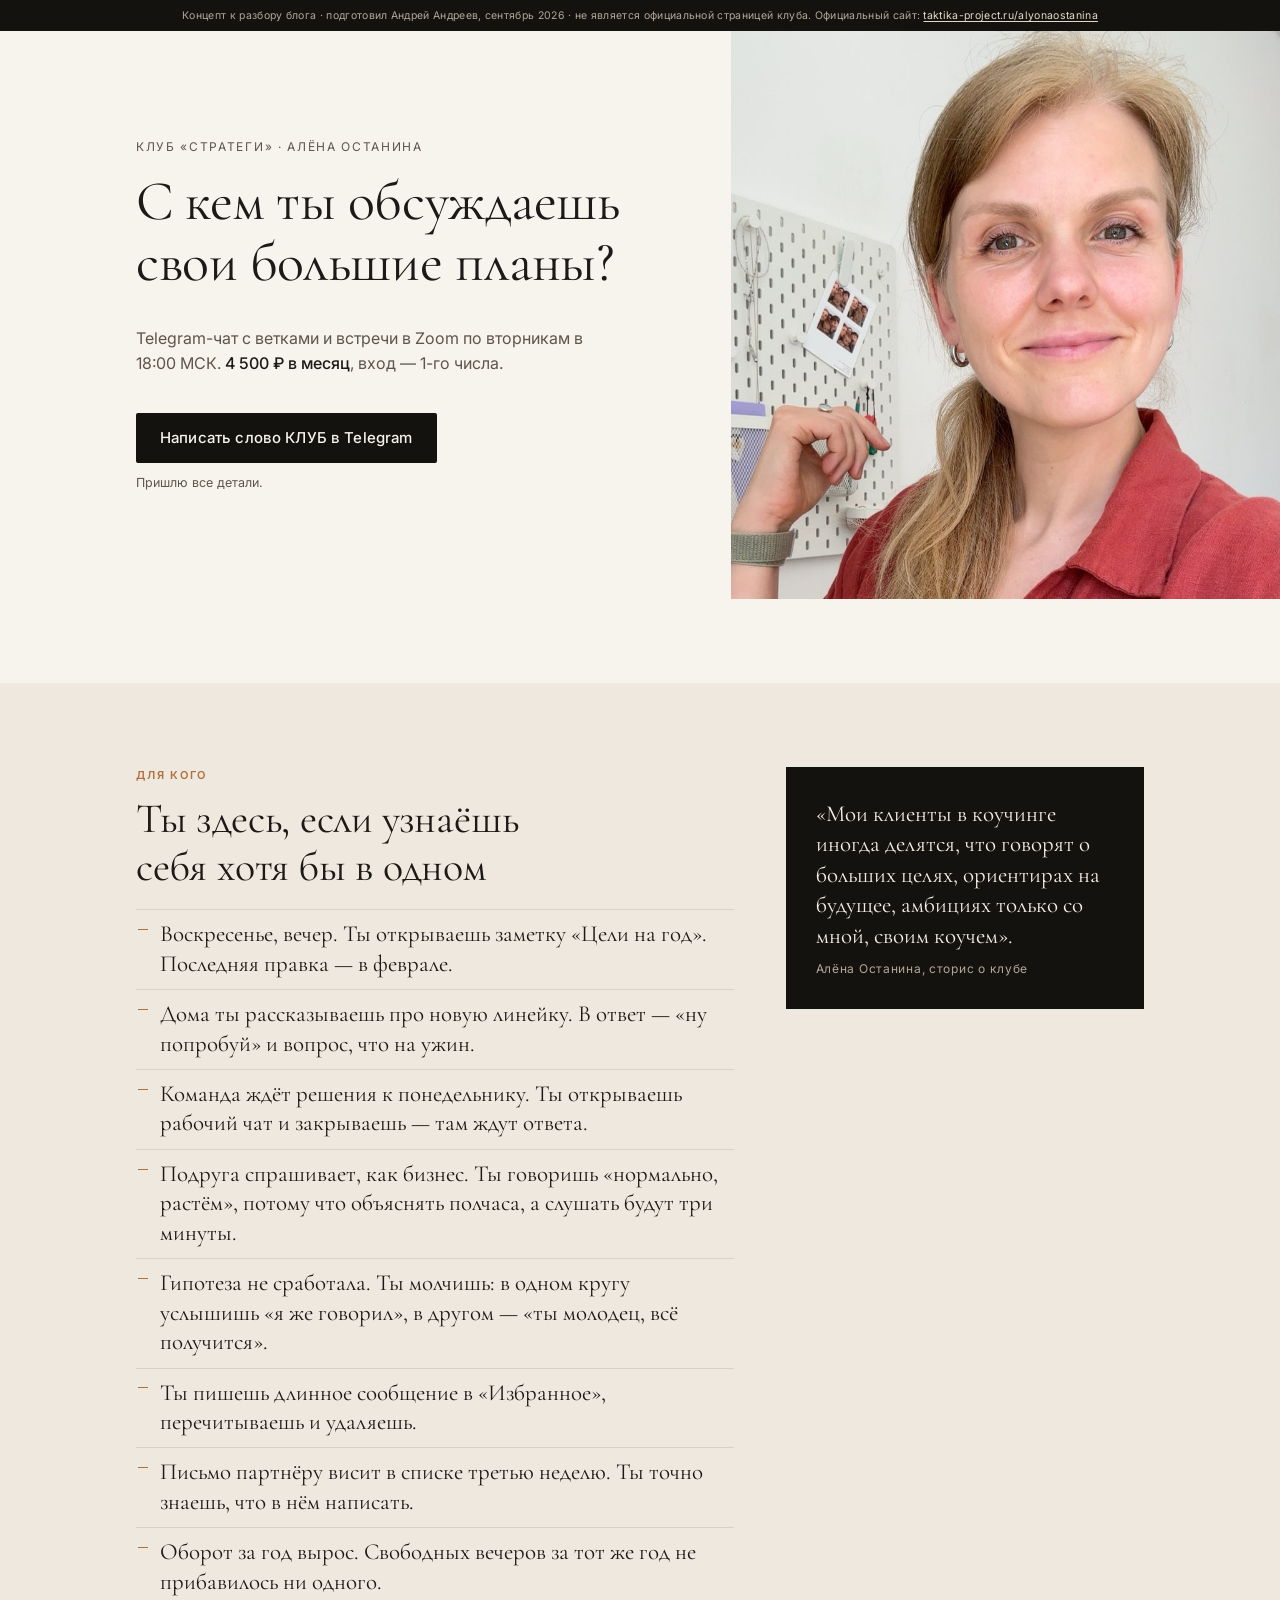
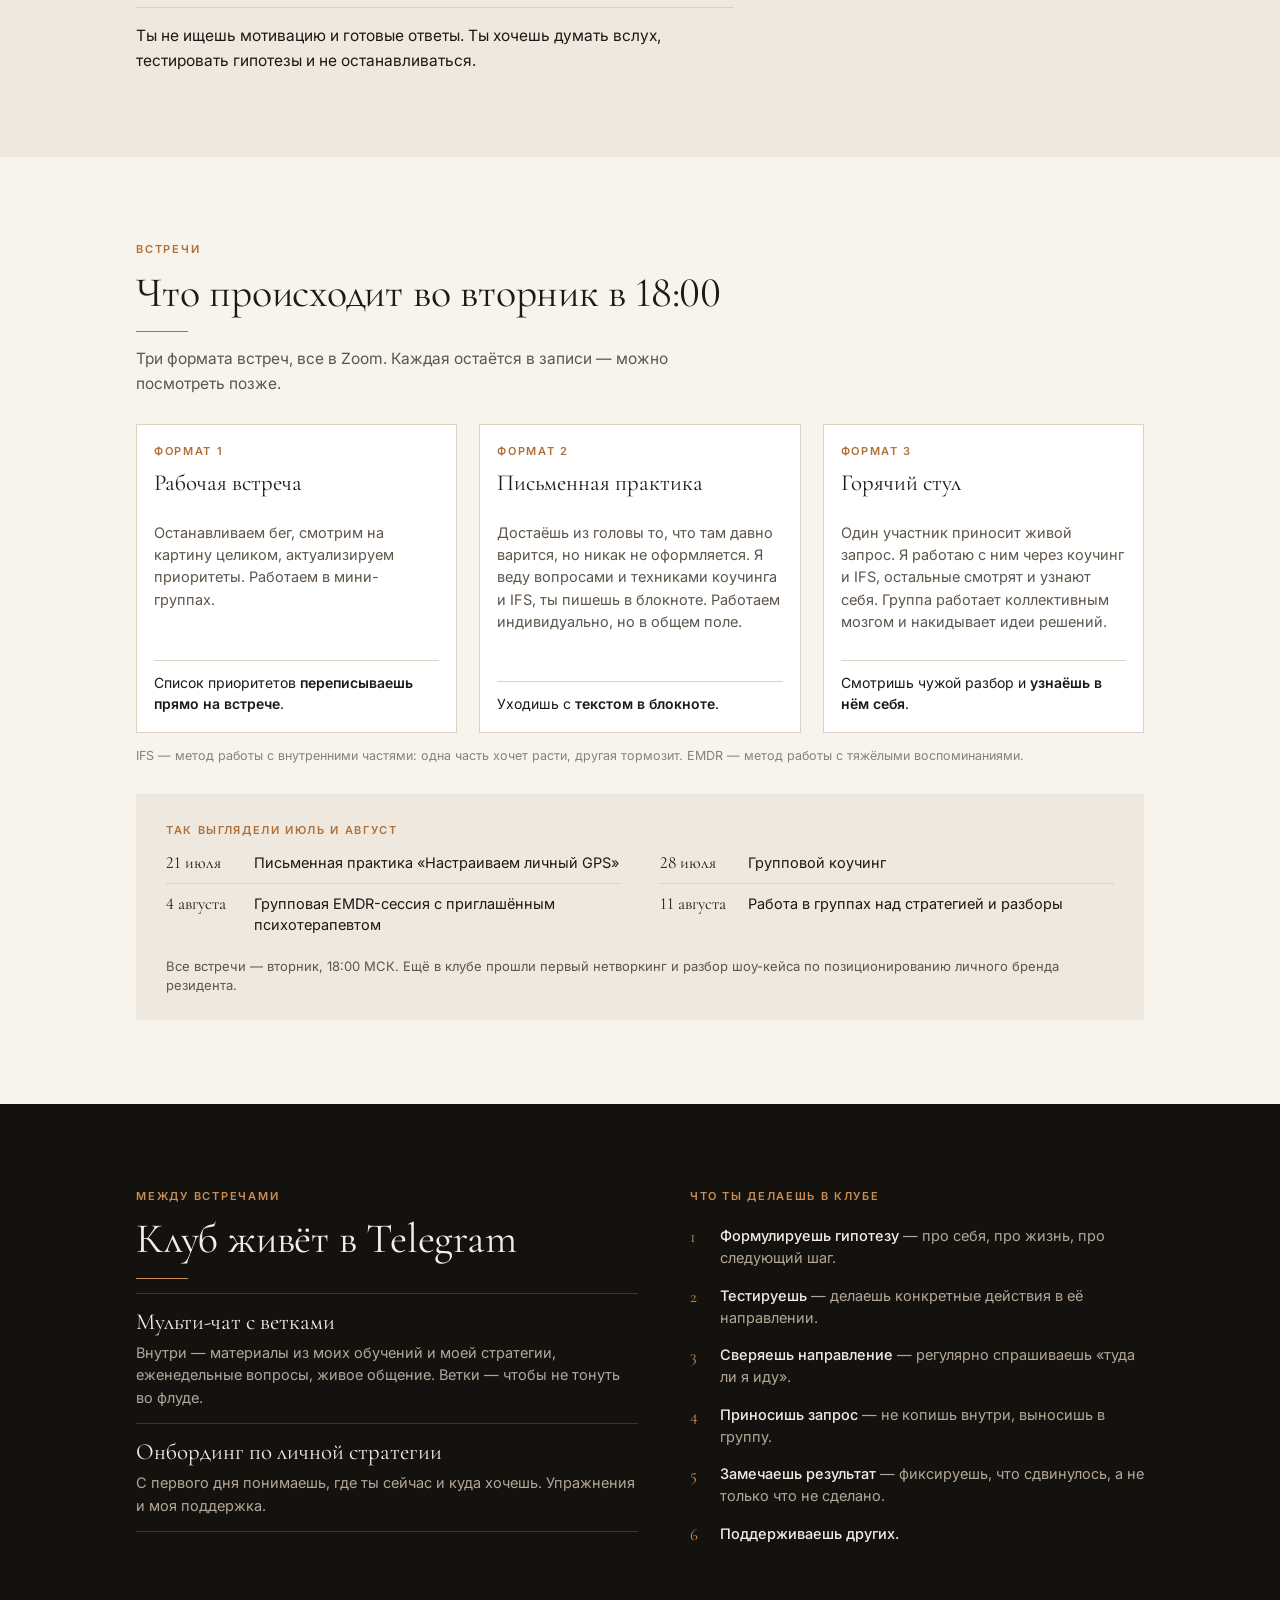
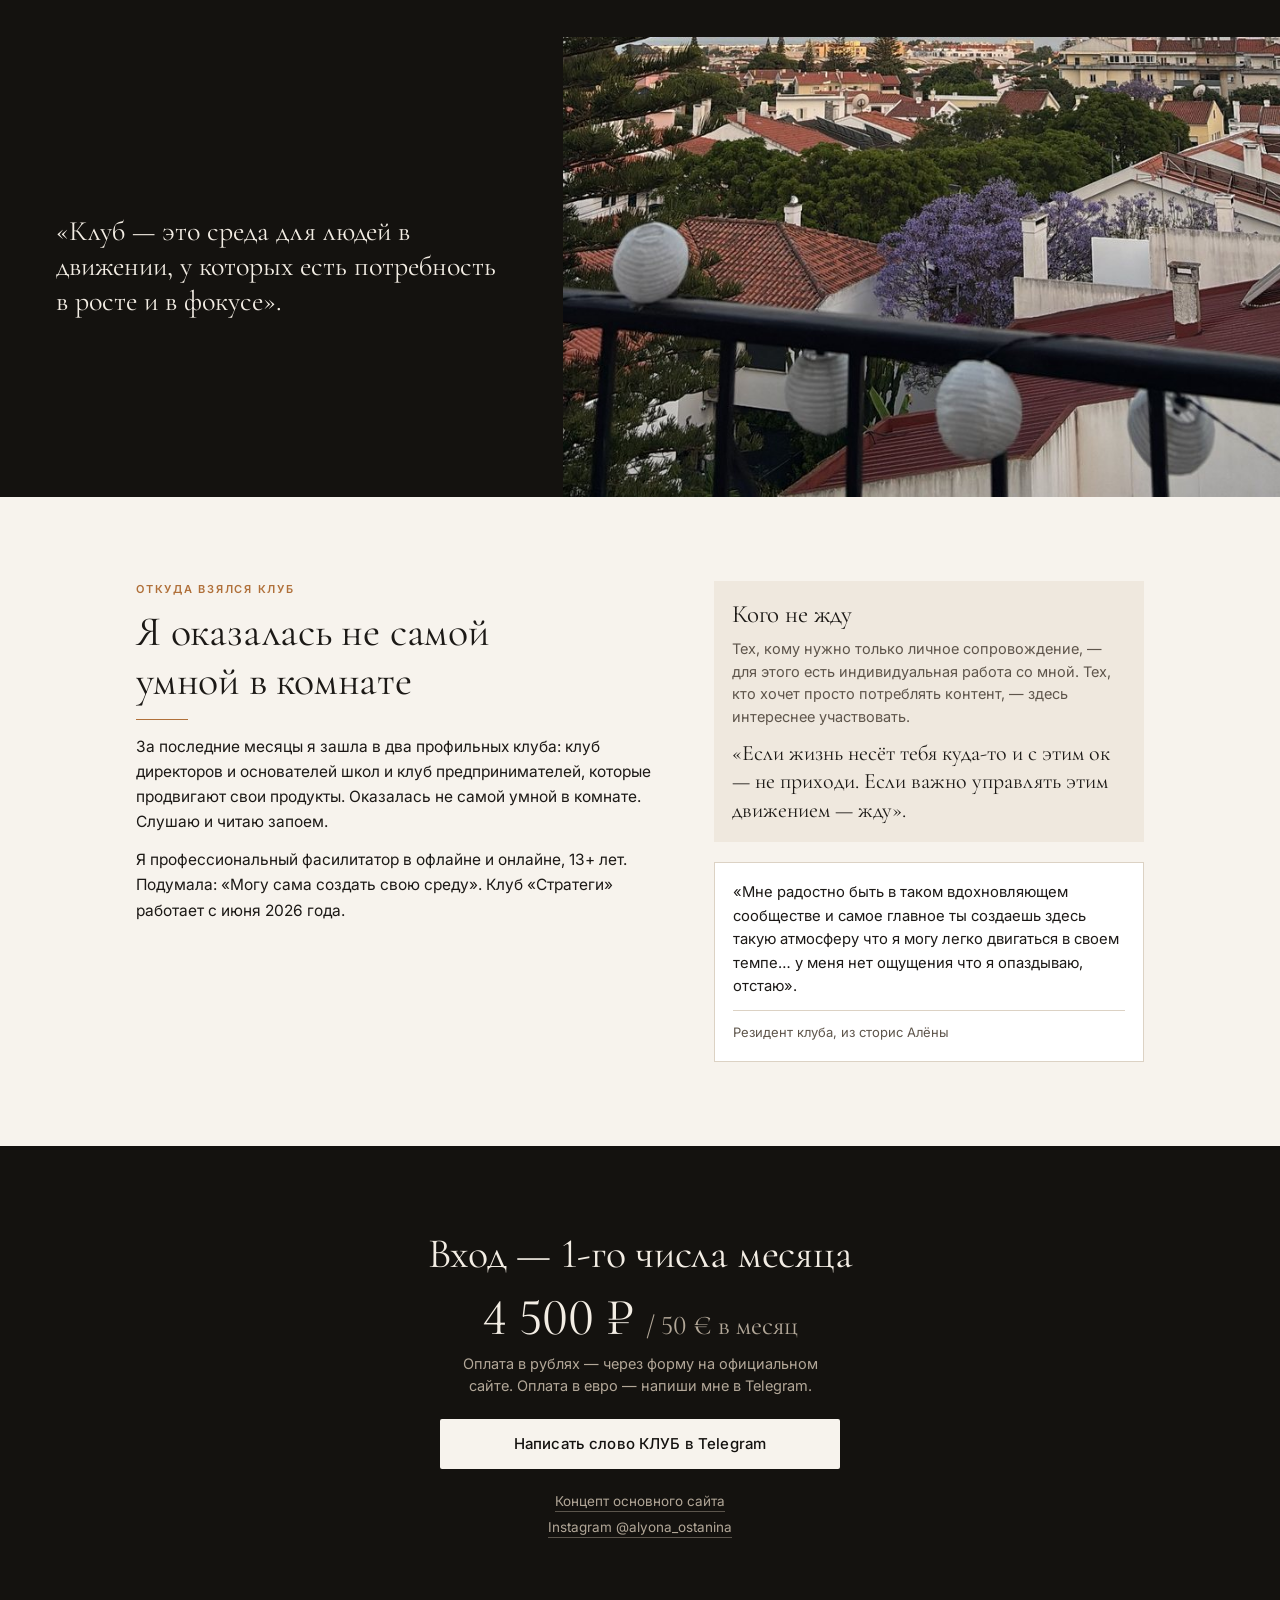
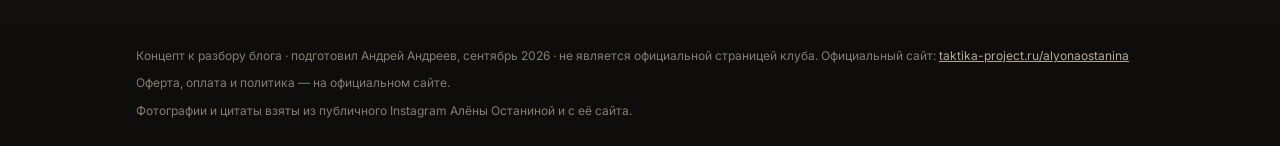
<file: klub/index-v1.html>
<!DOCTYPE html>
<html lang="ru">
<head>
<meta charset="utf-8">
<meta name="viewport" content="width=device-width, initial-scale=1, viewport-fit=cover">
<meta name="robots" content="noindex,nofollow">
<title>Клуб «Стратеги» — Алёна Останина</title>
<link rel="icon" href="data:,">
<link rel="preconnect" href="https://fonts.googleapis.com">
<link rel="preconnect" href="https://fonts.gstatic.com" crossorigin>
<link href="https://fonts.googleapis.com/css2?family=Cormorant+Garamond:ital,wght@0,400;0,500;0,600;1,400&family=Inter:wght@400;500;600&display=swap&subset=cyrillic,latin" rel="stylesheet">
<style>
:root{
  --paper:#F7F3ED;
  --paper-2:#EFE8DE;
  --ink:#1C1916;
  --ink-soft:#5E554B;
  --line:#DCD2C4;
  --accent:#B0703A;
  --dark:#14120F;
  --dark-ink:#F3EDE4;
  --dark-soft:#B2A798;
  --serif:'Cormorant Garamond',Georgia,'Times New Roman',serif;
  --sans:'Inter',-apple-system,BlinkMacSystemFont,'Segoe UI',Roboto,sans-serif;
  --gut:22px;
  --maxw:1120px;
}
*{box-sizing:border-box}
html{-webkit-text-size-adjust:100%}
body{
  margin:0;background:var(--paper);color:var(--ink);
  font-family:var(--sans);font-size:16px;line-height:1.6;
  -webkit-font-smoothing:antialiased;overflow-x:hidden;
}
img{display:block;max-width:100%}
a{color:inherit}
.wrap{max-width:var(--maxw);margin:0 auto;padding-left:var(--gut);padding-right:var(--gut)}
section{padding:28px 0}

/* ---------- служебная плашка ---------- */
.concept-bar{
  background:var(--dark);color:var(--dark-soft);
  font-size:10.5px;line-height:1.45;letter-spacing:.03em;
  padding:8px 16px;text-align:center;
}
.concept-bar a{color:#E4D9C8;text-decoration:underline;text-underline-offset:2px}

/* ---------- типографика ---------- */
h1,h2,h3,.scenes li,.pullquote,.card__t,.cal__d,.price__fig,.band__cap,.acts li b{
  font-variant-numeric:lining-nums;font-feature-settings:'lnum' 1,'onum' 0;
}
h1,h2,h3{font-family:var(--serif);font-weight:400;margin:0;letter-spacing:-.005em;text-wrap:balance}
h1{font-size:clamp(30px,8vw,58px);line-height:1.1}
h2{font-size:clamp(25px,6.2vw,42px);line-height:1.15}
h3{font-size:clamp(19px,4.4vw,25px);line-height:1.26}
.lead{font-size:15.5px;line-height:1.58;color:var(--ink-soft);max-width:36em}
.eyebrow{
  font-size:11px;letter-spacing:.16em;text-transform:uppercase;
  color:var(--accent);font-weight:600;margin-bottom:10px;
}
.rule{width:52px;height:1px;background:var(--accent);margin:14px 0}

/* ---------- кнопка ---------- */
.btn{
  display:inline-flex;align-items:center;justify-content:center;gap:10px;
  background:var(--dark);color:#F7F3ED;text-decoration:none;
  font-family:var(--sans);font-size:15px;font-weight:500;letter-spacing:.01em;
  padding:15px 24px;border-radius:2px;line-height:1.3;text-align:center;
  transition:background .2s ease;
}
.btn:hover{background:#2C2722}
.btn--light{background:#F7F3ED;color:var(--dark)}
.btn--light:hover{background:#fff}
.btn-note{font-size:12.5px;color:var(--ink-soft);margin-top:10px}

/* ---------- 1. обложка ---------- */
.hero{padding:0 0 28px}
.hero__img{
  position:relative;width:auto;aspect-ratio:5/4;overflow:hidden;background:#2A2A24;
  margin:0 calc(var(--gut) * -1);
}
.hero__img img{width:100%;height:100%;object-fit:cover;object-position:56% 20%}
.hero__body{padding-top:24px}
.hero__name{
  font-size:12px;letter-spacing:.14em;text-transform:uppercase;
  color:var(--ink-soft);margin-bottom:14px;
}
.hero h1{margin-bottom:16px;text-wrap:balance}
.hero__sub{font-size:16px;line-height:1.55;color:var(--ink-soft);max-width:30em}
.hero__sub b{color:var(--ink);font-weight:500}
.hero__cta{margin-top:22px}

/* ---------- 2. сцены узнавания ---------- */
.here{background:var(--paper-2)}
.scenes{list-style:none;margin:18px 0 0;padding:0}
.scenes li{
  font-family:var(--serif);font-size:clamp(18px,4.5vw,23px);line-height:1.28;
  padding:10px 0 10px 24px;border-top:1px solid var(--line);position:relative;
}
.scenes li:last-child{border-bottom:1px solid var(--line)}
.scenes li::before{
  content:'';position:absolute;left:2px;top:.82em;
  width:10px;height:1px;background:var(--accent);
}
.here__after{margin:18px 0 0;font-size:15.5px;line-height:1.58;max-width:34em}
.pullquote{
  margin:20px 0 0;padding:20px 20px;background:var(--dark);color:var(--dark-ink);
  font-family:var(--serif);font-size:clamp(18px,4.3vw,23px);line-height:1.32;
}
.pullquote cite{
  display:block;margin-top:10px;font-family:var(--sans);font-style:normal;
  font-size:12px;letter-spacing:.06em;color:var(--dark-soft);
}

/* ---------- 3. вторник ---------- */
.tue .cards{
  display:flex;gap:12px;margin:20px calc(var(--gut) * -1) 0;
  padding:2px var(--gut) 12px;overflow-x:auto;scroll-snap-type:x mandatory;
  -webkit-overflow-scrolling:touch;scrollbar-width:none;
}
.tue .cards::-webkit-scrollbar{display:none}
.card{
  flex:0 0 84%;scroll-snap-align:start;
  background:#fff;border:1px solid var(--line);padding:18px 17px;
  display:flex;flex-direction:column;
}
.card__tag{
  font-size:11px;letter-spacing:.15em;text-transform:uppercase;
  color:var(--accent);font-weight:600;margin-bottom:8px;
}
.card__t{font-family:var(--serif);font-size:clamp(19px,4.4vw,23px);line-height:1.26;margin-bottom:9px}
.card__d{font-size:14.5px;line-height:1.55;color:var(--ink-soft);flex:1}
.card__out{
  margin-top:12px;padding-top:11px;border-top:1px solid var(--line);
  font-size:14px;line-height:1.5;
}
.card__out b{font-weight:600}
.swipe-hint{
  font-size:11.5px;letter-spacing:.1em;text-transform:uppercase;
  color:#8B8176;margin-top:0;
}
.terms{margin:14px 0 0;font-size:12.5px;line-height:1.5;color:#8B8176}
.cal{margin-top:18px;background:var(--paper-2);padding:18px 18px 16px}
.cal__h{
  font-size:11px;letter-spacing:.15em;text-transform:uppercase;
  color:var(--accent);font-weight:600;margin-bottom:12px;
}
.cal ol{list-style:none;margin:0;padding:0}
.cal li{
  display:grid;grid-template-columns:78px 1fr;gap:10px;
  padding:9px 0;border-top:1px solid var(--line);font-size:14.5px;line-height:1.45;
}
.cal li:first-child{border-top:0;padding-top:0}
.cal__d{font-family:var(--serif);font-size:17px;line-height:1.3;color:var(--ink)}
.cal__note{margin:13px 0 0;font-size:13px;line-height:1.5;color:var(--ink-soft)}

/* ---------- 4. между встречами ---------- */
.between{background:var(--dark);color:var(--dark-ink)}
.between h2,.between h3{color:var(--dark-ink)}
.between .eyebrow{color:#C98C52}
.between .rule{background:#C98C52}
.betw__list{margin:20px 0 0}
.betw__item{
  border-top:1px solid rgba(243,237,228,.16);padding:14px 0;
}
.betw__item:last-child{border-bottom:1px solid rgba(243,237,228,.16)}
.betw__t{font-family:var(--serif);font-size:clamp(19px,4.4vw,23px);line-height:1.26;margin-bottom:5px}
.betw__d{font-size:14.5px;line-height:1.55;color:var(--dark-soft)}
.acts{margin-top:24px}
.acts__h{
  font-size:11px;letter-spacing:.15em;text-transform:uppercase;
  color:#C98C52;font-weight:600;margin-bottom:12px;
}
.acts ol{list-style:none;margin:0;padding:0;counter-reset:a}
.acts li{
  counter-increment:a;position:relative;padding:8px 0 8px 30px;
  font-size:14.5px;line-height:1.5;color:var(--dark-soft);
}
.acts li::before{
  content:counter(a);position:absolute;left:0;top:7px;
  font-family:var(--serif);font-size:17px;color:#C98C52;
}
.acts li b{color:var(--dark-ink);font-weight:500}

/* ---------- фото-разделитель ---------- */
.band{position:relative;width:100%;aspect-ratio:16/9;overflow:hidden;background:#2A2A24}
.band img{width:100%;height:100%;object-fit:cover;object-position:50% 55%}
.band__cap{
  position:absolute;left:0;right:0;top:0;padding:20px var(--gut) 52px;
  background:linear-gradient(rgba(20,18,15,.9),rgba(20,18,15,.72) 52%,rgba(20,18,15,.18) 82%,transparent);
  color:#F3EDE4;font-family:var(--serif);font-size:clamp(19px,4.5vw,27px);line-height:1.26;
}

/* ---------- 5. откуда взялся ---------- */
.origin p{margin:0 0 13px;font-size:15.5px;line-height:1.62;max-width:36em}
.origin p:last-of-type{margin-bottom:0}
.nope{
  margin-top:22px;padding:18px 18px;background:var(--paper-2);
}
.nope h3{margin-bottom:8px}
.nope p{font-size:14.5px;line-height:1.56;color:var(--ink-soft);margin:0 0 10px}
.nope p:last-child{margin-bottom:0}
.nope em{
  font-family:var(--serif);font-style:normal;font-size:clamp(18px,4.3vw,22px);
  line-height:1.3;color:var(--ink);display:block;
}
.review{
  margin:20px 0 0;padding:18px 18px;background:#fff;border:1px solid var(--line);
}
.review p{margin:0;font-size:14.8px;line-height:1.58}
.review footer{
  margin-top:12px;padding-top:11px;border-top:1px solid var(--line);
  font-size:13px;color:var(--ink-soft);
}

/* ---------- 6. цена и вход ---------- */
.enter{background:var(--dark);color:var(--dark-ink);text-align:center}
.enter h2{color:var(--dark-ink);margin-bottom:12px}
.price__fig{
  font-family:var(--serif);font-size:clamp(32px,8.4vw,52px);line-height:1.08;
  color:var(--dark-ink);margin:0 0 6px;
}
.price__fig span{font-size:.52em;color:var(--dark-soft)}
.enter__pay{font-size:14.5px;line-height:1.55;color:var(--dark-soft);margin:0 auto 22px;max-width:26em}
.enter .btn{width:100%;max-width:400px}
.enter__links{margin-top:20px;font-size:13.5px;line-height:1.9;color:var(--dark-soft)}
.enter__links a{
  text-decoration:none;border-bottom:1px solid rgba(178,167,152,.45);padding-bottom:2px;
}

/* ---------- футер ---------- */
footer.site{
  background:#0E0D0B;color:#857C70;font-size:12px;line-height:1.6;
  padding:22px 0 26px;
}
footer.site a{color:#B5A894}
footer.site p{margin:0 0 8px}
footer.site p:last-child{margin-bottom:0}

/* ---------- десктоп ---------- */
@media (min-width:860px){
  :root{--gut:56px}
  section{padding:84px 0}
  .hero{padding:0 0 84px}
  .hero__inner{display:grid;grid-template-columns:1.04fr .96fr;gap:0;align-items:stretch}
  .hero__img{aspect-ratio:auto;height:100%;min-height:520px;order:2;margin:0}
  .hero__img img{object-position:56% 18%}
  .hero__body{order:1;padding:76px 56px 76px 0;display:flex;flex-direction:column;justify-content:center}
  .hero .wrap{max-width:none;padding-right:0;padding-left:clamp(56px,calc((100vw - 1120px)/2 + 56px),320px)}
  .here__inner{display:grid;grid-template-columns:1.25fr .75fr;gap:52px;align-items:start}
  .pullquote{margin-top:0;padding:32px 30px}
  .here__after{margin-top:16px}
  .tue .cards{display:grid;grid-template-columns:repeat(3,1fr);gap:22px;overflow:visible;margin:28px 0 0;padding:0}
  .card{flex:initial}
  .swipe-hint{display:none}
  .cal{margin-top:28px;padding:28px 30px 24px}
  .cal ol{display:grid;grid-template-columns:repeat(2,1fr);gap:0 40px}
  .cal li:nth-child(2){border-top:0;padding-top:0}
  .between__inner{display:grid;grid-template-columns:1.05fr .95fr;gap:52px;align-items:start}
  .betw__list{margin-top:0}
  .acts{margin-top:0}
  .band{aspect-ratio:auto;height:460px;display:grid;grid-template-columns:44% 56%}
  .band img{order:2;object-position:50% 55%}
  .band__cap{
    position:static;order:1;background:var(--dark);
    display:flex;align-items:center;
    padding:44px 56px;font-size:clamp(24px,2.2vw,32px);line-height:1.24;
  }
  .origin__inner{display:grid;grid-template-columns:1.1fr .9fr;gap:52px;align-items:start}
  .nope{margin-top:0}
  .review{margin-top:20px}
}
@media (min-width:1180px){
  .hero h1{font-size:56px}
}
</style>
</head>
<body>

<div class="concept-bar">
  Концепт к разбору блога · подготовил Андрей Андреев, сентябрь 2026 · не является официальной страницей клуба.
  Официальный сайт: <a href="https://taktika-project.ru/alyonaostanina" target="_blank" rel="noopener">taktika-project.ru/alyonaostanina</a>
</div>

<!-- 1. ОБЛОЖКА -->
<header class="hero">
  <div class="wrap">
    <div class="hero__inner">
      <div class="hero__img">
        <img src="assets/hero-club.jpg" alt="Алёна Останина" width="880" height="910">
      </div>
      <div class="hero__body">
        <div class="hero__name">Клуб «Стратеги» · Алёна Останина</div>
        <h1>С кем ты обсуждаешь свои большие планы?</h1>
        <p class="hero__sub">
          Telegram-чат с ветками и встречи в Zoom по вторникам в 18:00 МСК.
          <b>4 500 ₽ в месяц</b>, вход — 1-го числа.
        </p>
        <div class="hero__cta">
          <a class="btn" href="https://t.me/Alyona_Ostanina?text=%D0%9A%D0%9B%D0%A3%D0%91" target="_blank" rel="noopener">Написать слово КЛУБ в Telegram</a>
          <div class="btn-note">Пришлю все детали.</div>
        </div>
      </div>
    </div>
  </div>
</header>

<!-- 2. ТЫ ЗДЕСЬ, ЕСЛИ -->
<section class="here">
  <div class="wrap">
    <div class="here__inner">
      <div>
        <div class="eyebrow">Для кого</div>
        <h2>Ты здесь, если узнаёшь себя хотя бы в одном</h2>
        <ul class="scenes">
          <li>Воскресенье, вечер. Ты открываешь заметку «Цели на год». Последняя правка — в феврале.</li>
          <li>Дома ты рассказываешь про новую линейку. В ответ — «ну попробуй» и вопрос, что на ужин.</li>
          <li>Команда ждёт решения к понедельнику. Ты открываешь рабочий чат и закрываешь — там ждут ответа.</li>
          <li>Подруга спрашивает, как бизнес. Ты говоришь «нормально, растём», потому что объяснять полчаса, а слушать будут три минуты.</li>
          <li>Гипотеза не сработала. Ты молчишь: в одном кругу услышишь «я же говорил», в другом — «ты молодец, всё получится».</li>
          <li>Ты пишешь длинное сообщение в «Избранное», перечитываешь и удаляешь.</li>
          <li>Письмо партнёру висит в списке третью неделю. Ты точно знаешь, что в нём написать.</li>
          <li>Оборот за год вырос. Свободных вечеров за тот же год не прибавилось ни одного.</li>
        </ul>
        <p class="here__after">
          Ты не ищешь мотивацию и готовые ответы. Ты хочешь думать вслух, тестировать гипотезы и не останавливаться.
        </p>
      </div>
      <blockquote class="pullquote">
        «Мои клиенты в коучинге иногда делятся, что говорят о больших целях, ориентирах на будущее, амбициях только со мной, своим коучем».
        <cite>Алёна Останина, сторис о клубе</cite>
      </blockquote>
    </div>
  </div>
</section>

<!-- 3. ЧТО ПРОИСХОДИТ ВО ВТОРНИК -->
<section class="tue">
  <div class="wrap">
    <div class="eyebrow">Встречи</div>
    <h2>Что происходит во вторник в 18:00</h2>
    <div class="rule"></div>
    <p class="lead">Три формата встреч, все в Zoom. Каждая остаётся в записи — можно посмотреть позже.</p>

    <div class="cards">
      <article class="card">
        <div class="card__tag">Формат 1</div>
        <div class="card__t">Рабочая встреча</div>
        <p class="card__d">Останавливаем бег, смотрим на картину целиком, актуализируем приоритеты. Работаем в мини-группах.</p>
        <div class="card__out">Список приоритетов <b>переписываешь прямо на встрече</b>.</div>
      </article>

      <article class="card">
        <div class="card__tag">Формат 2</div>
        <div class="card__t">Письменная практика</div>
        <p class="card__d">Достаёшь из головы то, что там давно варится, но никак не оформляется. Я веду вопросами и техниками коучинга и IFS, ты пишешь в блокноте. Работаем индивидуально, но в общем поле.</p>
        <div class="card__out">Уходишь с <b>текстом в блокноте</b>.</div>
      </article>

      <article class="card">
        <div class="card__tag">Формат 3</div>
        <div class="card__t">Горячий стул</div>
        <p class="card__d">Один участник приносит живой запрос. Я работаю с ним через коучинг и IFS, остальные смотрят и узнают себя. Группа работает коллективным мозгом и накидывает идеи решений.</p>
        <div class="card__out">Смотришь чужой разбор и <b>узнаёшь в нём себя</b>.</div>
      </article>
    </div>
    <p class="swipe-hint">Листай вбок →</p>
    <p class="terms">IFS — метод работы с внутренними частями: одна часть хочет расти, другая тормозит. EMDR — метод работы с тяжёлыми воспоминаниями.</p>

    <div class="cal">
      <div class="cal__h">Так выглядели июль и август</div>
      <ol>
        <li><span class="cal__d">21 июля</span><span>Письменная практика «Настраиваем личный GPS»</span></li>
        <li><span class="cal__d">28 июля</span><span>Групповой коучинг</span></li>
        <li><span class="cal__d">4 августа</span><span>Групповая EMDR-сессия с приглашённым психотерапевтом</span></li>
        <li><span class="cal__d">11 августа</span><span>Работа в группах над стратегией и разборы</span></li>
      </ol>
      <p class="cal__note">Все встречи — вторник, 18:00 МСК. Ещё в клубе прошли первый нетворкинг и разбор шоу-кейса по позиционированию личного бренда резидента.</p>
    </div>
  </div>
</section>

<!-- 4. МЕЖДУ ВСТРЕЧАМИ -->
<section class="between">
  <div class="wrap">
    <div class="between__inner">
      <div>
        <div class="eyebrow">Между встречами</div>
        <h2>Клуб живёт в Telegram</h2>
        <div class="rule"></div>
        <div class="betw__list">
          <div class="betw__item">
            <div class="betw__t">Мульти-чат с ветками</div>
            <div class="betw__d">Внутри — материалы из моих обучений и моей стратегии, еженедельные вопросы, живое общение. Ветки — чтобы не тонуть во флуде.</div>
          </div>
          <div class="betw__item">
            <div class="betw__t">Онбординг по личной стратегии</div>
            <div class="betw__d">С первого дня понимаешь, где ты сейчас и куда хочешь. Упражнения и моя поддержка.</div>
          </div>
        </div>
      </div>

      <div class="acts">
        <div class="acts__h">Что ты делаешь в клубе</div>
        <ol>
          <li><b>Формулируешь гипотезу</b> — про себя, про жизнь, про следующий шаг.</li>
          <li><b>Тестируешь</b> — делаешь конкретные действия в её направлении.</li>
          <li><b>Сверяешь направление</b> — регулярно спрашиваешь «туда ли я иду».</li>
          <li><b>Приносишь запрос</b> — не копишь внутри, выносишь в группу.</li>
          <li><b>Замечаешь результат</b> — фиксируешь, что сдвинулось, а не только что не сделано.</li>
          <li><b>Поддерживаешь других.</b></li>
        </ol>
      </div>
    </div>
  </div>
</section>

<!-- ФОТО-РАЗДЕЛИТЕЛЬ -->
<div class="band">
  <img src="assets/band-lisbon.jpg" alt="Вид с балкона, Лиссабон" width="900" height="516">
  <div class="band__cap">«Клуб — это среда для людей в движении, у которых есть потребность в росте и в фокусе».</div>
</div>

<!-- 5. ОТКУДА ВЗЯЛСЯ КЛУБ -->
<section class="origin">
  <div class="wrap">
    <div class="origin__inner">
      <div>
        <div class="eyebrow">Откуда взялся клуб</div>
        <h2>Я оказалась не самой умной в комнате</h2>
        <div class="rule"></div>
        <p>За последние месяцы я зашла в два профильных клуба: клуб директоров и основателей школ и клуб предпринимателей, которые продвигают свои продукты. Оказалась не самой умной в комнате. Слушаю и читаю запоем.</p>
        <p>Я профессиональный фасилитатор в офлайне и онлайне, 13+ лет. Подумала: «Могу сама создать свою среду». Клуб «Стратеги» работает с июня 2026 года.</p>
      </div>

      <div>
        <div class="nope">
          <h3>Кого не жду</h3>
          <p>Тех, кому нужно только личное сопровождение, — для этого есть индивидуальная работа со мной. Тех, кто хочет просто потреблять контент, — здесь интереснее участвовать.</p>
          <p><em>«Если жизнь несёт тебя куда-то и с этим ок — не приходи. Если важно управлять этим движением — жду».</em></p>
        </div>

        <blockquote class="review">
          <p>«Мне радостно быть в таком вдохновляющем сообществе и самое главное ты создаешь здесь такую атмосферу что я могу легко двигаться в своем темпе… у меня нет ощущения что я опаздываю, отстаю».</p>
          <footer>Резидент клуба, из сторис Алёны</footer>
        </blockquote>
      </div>
    </div>
  </div>
</section>

<!-- 6. ЦЕНА И ВХОД -->
<section class="enter">
  <div class="wrap">
    <h2>Вход — 1-го числа месяца</h2>
    <div class="price__fig">4 500 ₽ <span>/ 50 € в месяц</span></div>
    <p class="enter__pay">Оплата в рублях — через форму на официальном сайте. Оплата в евро — напиши мне в Telegram.</p>
    <a class="btn btn--light" href="https://t.me/Alyona_Ostanina?text=%D0%9A%D0%9B%D0%A3%D0%91" target="_blank" rel="noopener">Написать слово КЛУБ в Telegram</a>
    <div class="enter__links">
      <a href="../">Концепт основного сайта</a><br>
      <a href="https://www.instagram.com/alyona_ostanina/" target="_blank" rel="noopener">Instagram @alyona_ostanina</a>
    </div>
  </div>
</section>

<footer class="site">
  <div class="wrap">
    <p>Концепт к разбору блога · подготовил Андрей Андреев, сентябрь 2026 · не является официальной страницей клуба. Официальный сайт: <a href="https://taktika-project.ru/alyonaostanina" target="_blank" rel="noopener">taktika-project.ru/alyonaostanina</a></p>
    <p>Оферта, оплата и политика — на официальном сайте.</p>
    <p>Фотографии и цитаты взяты из публичного Instagram Алёны Останиной и с её сайта.</p>
  </div>
</footer>

</body>
</html>
</file>
<file: assets/skin-asanova.css>
/* Скин по референсу nadezhdaasanova.com: голубой градиент, тонкая антиква, гротеск, пилюли, мягкие белые карточки */
:root{
  --paper:#F7FAFF;--paper-2:#EEF0FF;--ink:#1F2226;--ink-soft:#5B6573;--line:#E2E8F2;
  --accent:#6BA0F2;--dark:#2B2B2B;--dark-ink:#FFFFFF;--dark-soft:#C3CAD6;
  --serif:'Forum',Georgia,serif;--sans:'Geologica',-apple-system,'Segoe UI',Roboto,sans-serif;
  --r:24px;--shadow:0 10px 40px rgba(90,120,170,.12);
}
body{background:linear-gradient(180deg,#E2F0FF 0,#F4F9FF 520px,#FDFDFF 1100px);font-weight:300}
h1,h2,h3{font-family:var(--serif);font-weight:400;letter-spacing:-.01em}
h1{font-size:clamp(38px,8.4vw,84px);line-height:1.02}
h2{font-size:clamp(30px,6.4vw,54px);line-height:1.08}
.hero h1 em,h1 em{font-style:normal;color:var(--accent)}
.eyebrow,.case__tag,.price__badge,.cal__h,.acts__h{color:var(--accent);font-weight:400;letter-spacing:.09em;font-size:13px}
.rule{display:none}
.lead,.hero__sub{font-weight:300}
.btn{background:var(--accent);color:#fff;border-radius:999px;padding:17px 34px;font-weight:400;font-size:17px;box-shadow:0 10px 30px rgba(107,160,242,.35)}
.btn:hover{background:#5690E8}
.btn--light{background:#fff;color:var(--ink);box-shadow:none}.btn--light:hover{background:#EEF4FF}
.concept-bar{background:#2B2B2B;color:#C3CAD6}.concept-bar a{color:#A0C4F9}
.hero__img,.band,.about__photo img,.hero img{border-radius:28px}
.hero__img{margin-left:0;margin-right:0;background:#DCE9FA}
.needs,.reviews,.here{background:var(--paper-2)}
.needs li,.cal__d,.nope em{font-family:var(--sans);font-weight:300;font-size:clamp(17px,2.2vw,20px);line-height:1.45}
.needs li::before{background:var(--accent);height:2px;width:12px}
.case,.price,.review,.card,.note,.cal,.nope{background:#fff;border:0;border-radius:var(--r);box-shadow:var(--shadow)}
.cases .case,.price,.review,.card{padding:28px 26px}
.price--main{outline:2px solid var(--accent);outline-offset:-2px}
.case__text,.how__t{font-family:var(--sans);font-weight:300;font-size:clamp(16px,2vw,18px);line-height:1.5}
.case__text b{font-weight:500;background:linear-gradient(transparent 60%,rgba(107,160,242,.28) 60%)}
.price__fig,.how__num{font-family:var(--serif)}
.pullquote{border-radius:var(--r);background:#2B2B2B;font-family:var(--sans);font-weight:300;font-size:clamp(17px,2.2vw,20px);line-height:1.5;padding:30px 30px}
.how,.between,.enter{background:#2B2B2B}
.how .eyebrow,.how__num,.acts__h,.between .eyebrow,.enter .eyebrow{color:#A0C4F9}
.how__meet{border-radius:20px;background:rgba(255,255,255,.07)}
.band__cap{font-family:var(--serif);background:linear-gradient(rgba(31,44,68,.82),rgba(31,44,68,.5) 46%,transparent)}
.swipe-hint,.src{color:#8E99A8}
@media(min-width:900px){
  .how>.wrap,.between>.wrap,.enter>.wrap{position:relative}
  .how,.between,.enter{margin:0 28px;border-radius:32px}
}
@media(min-width:900px){.hero__img{margin-top:28px;margin-right:28px}}
/* кружок за курсором, как на референсе */
.cb{position:fixed;left:0;top:0;z-index:150;pointer-events:none;opacity:0;transition:opacity .3s;will-change:transform}
.cb.on{opacity:1}
.cb i{position:absolute;left:-24px;top:-24px;width:48px;height:48px;border-radius:50%;background:#A0C4F9;transform:scale(.22);transition:transform .3s cubic-bezier(.2,.9,.3,1),opacity .3s,background .3s}
.cb.link i{transform:scale(1.15);opacity:.45}
.cb.text i{transform:scale(1.9);opacity:.28}
.cb.down i{transform:scale(.6);opacity:.6}
.cb.dark i{background:#fff}

/* вставка с рилсами */
.reels__grid{display:flex;gap:18px;margin:26px calc(var(--gut) * -1) 0;padding:4px var(--gut) 16px;overflow-x:auto;scroll-snap-type:x mandatory;scrollbar-width:none}
.reels__grid::-webkit-scrollbar{display:none}
.reel{flex:0 0 min(78vw,328px);scroll-snap-align:start;margin:0;background:#fff;border-radius:24px;box-shadow:0 10px 40px rgba(90,120,170,.12);overflow:hidden;display:flex;flex-direction:column}
.reel__frame{position:relative;width:100%;aspect-ratio:328/585;background:#EAF2FF}
.reel__frame iframe{position:absolute;inset:0;width:100%;height:100%;border:0}
.reel figcaption{padding:18px 20px 20px}.reel figcaption p{margin:6px 0 12px;font-size:15px;line-height:1.5}
.reel figcaption a{color:#6BA0F2;text-decoration:none;font-size:14px}
@media(min-width:900px){.reels__grid{overflow:visible;margin:30px 0 0;padding:0;justify-content:space-between}.reel{flex:0 0 calc((100% - 44px)/3)}}
</file>
